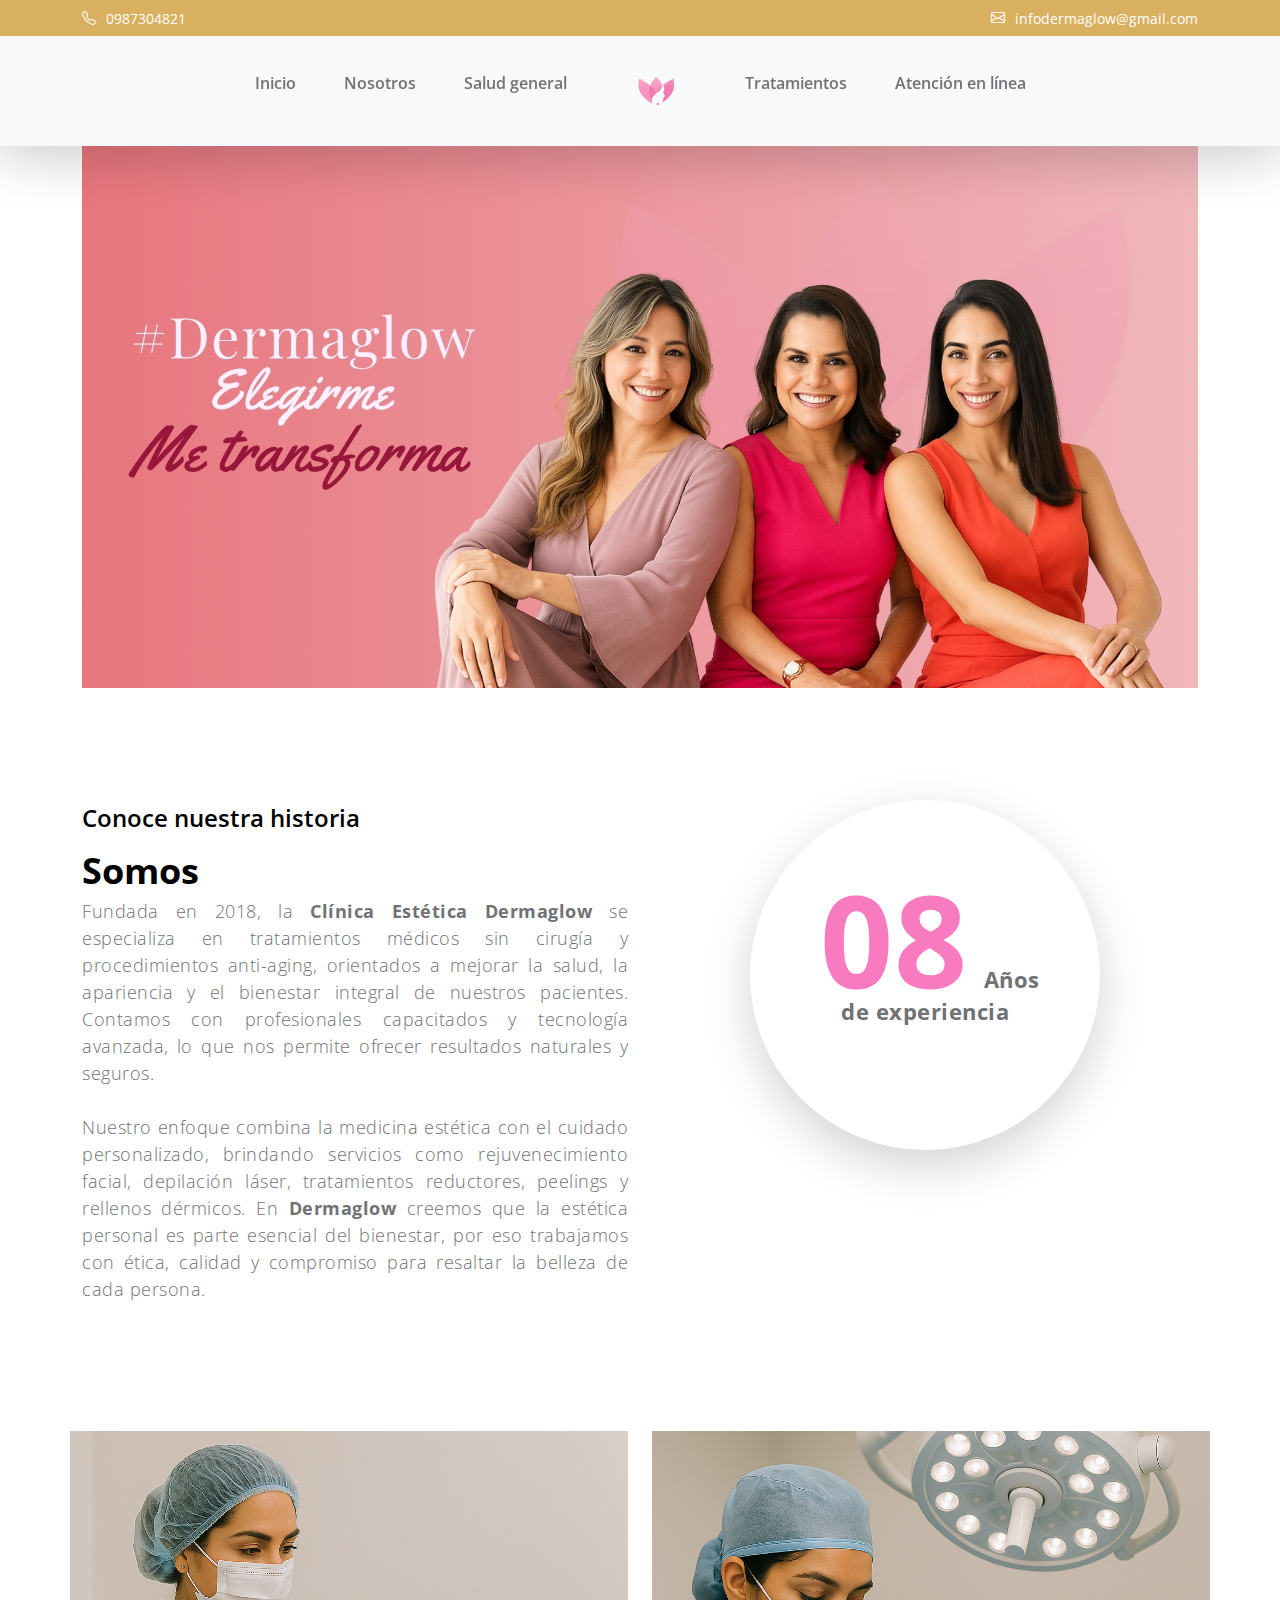
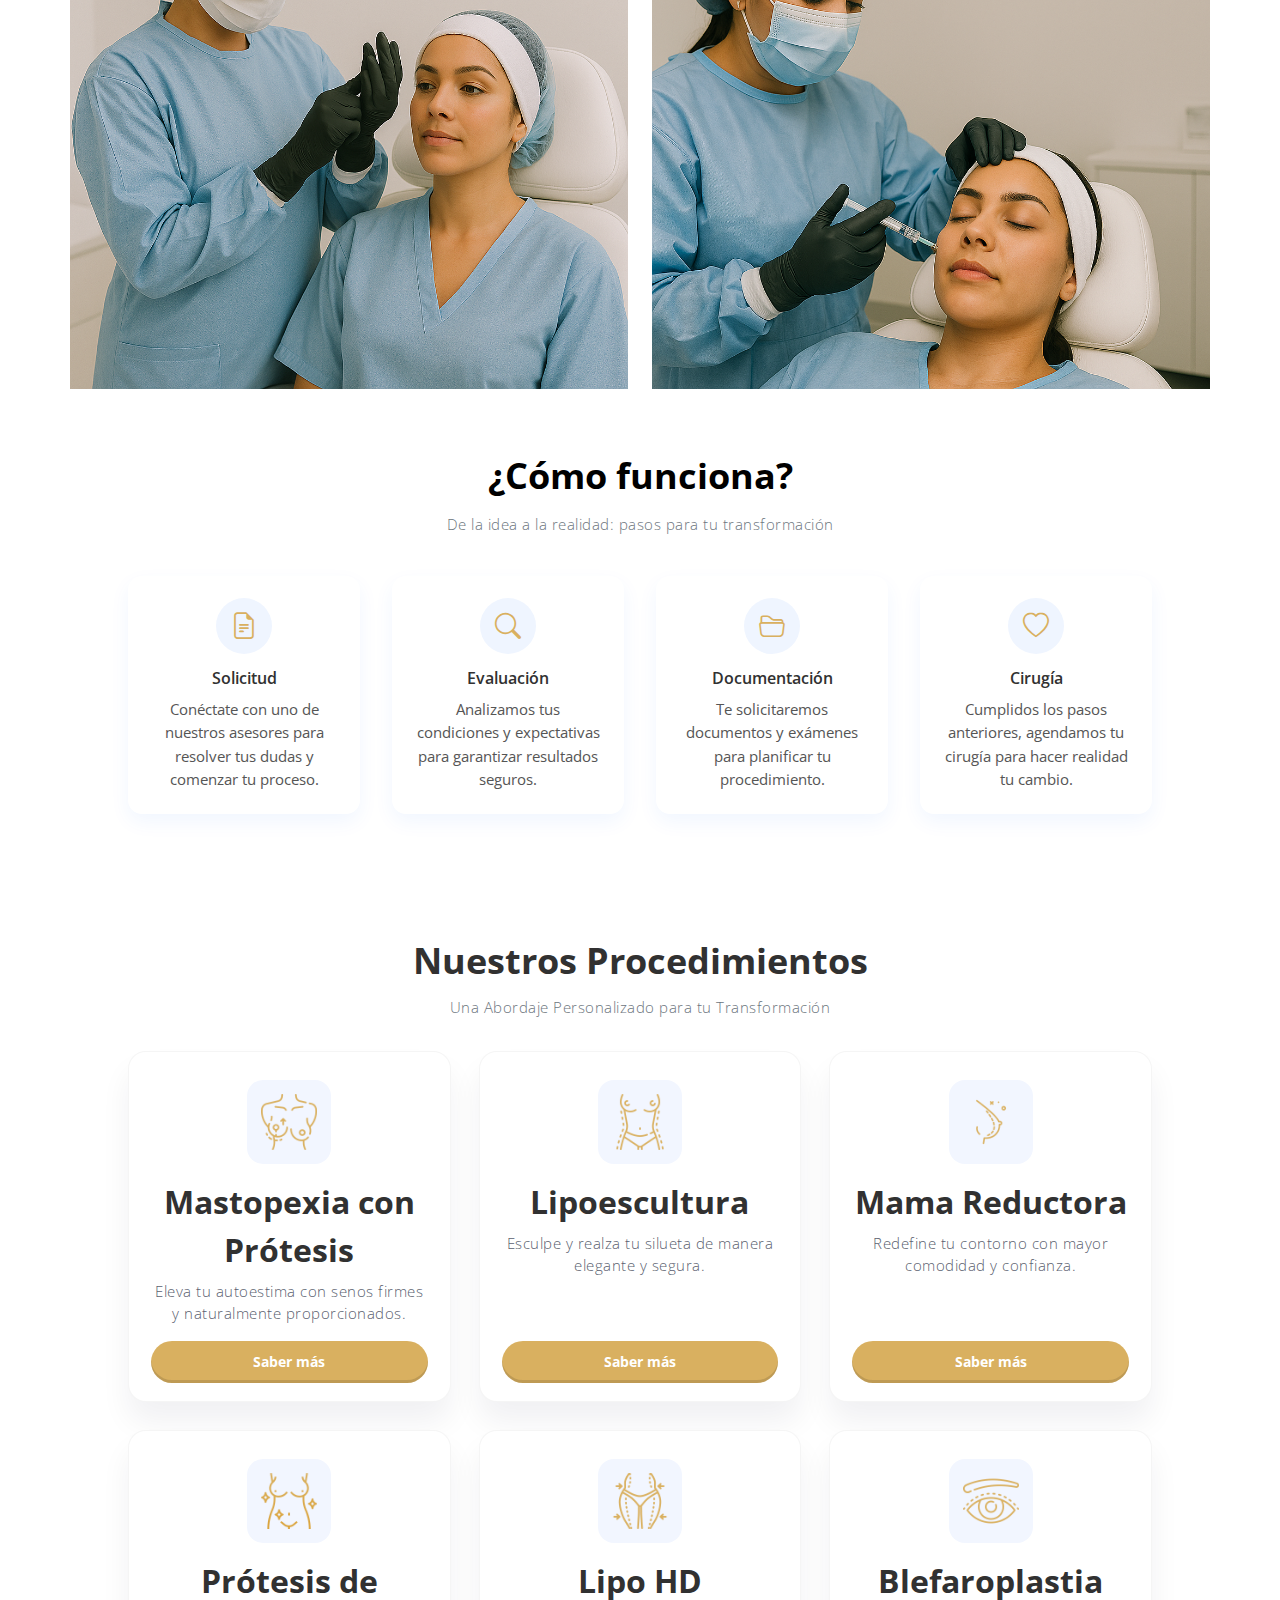
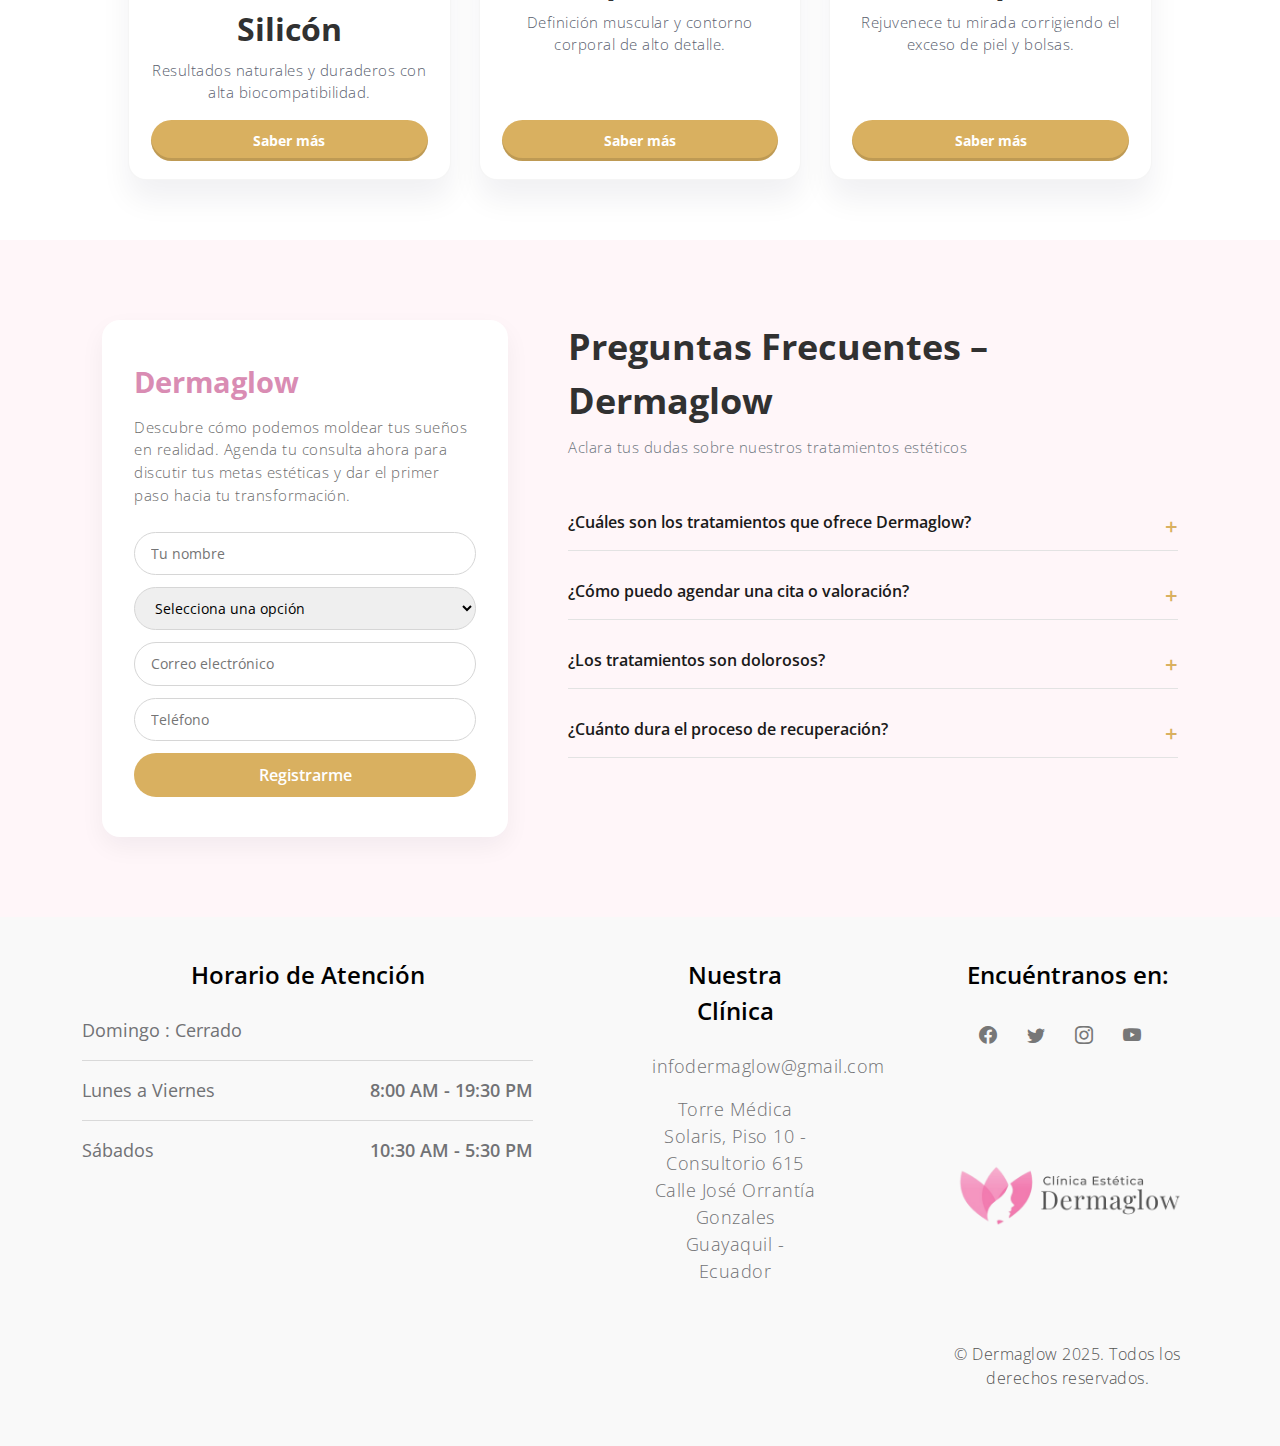
<file: index.html>
<!doctype html>
<html lang="es">
<head>
  <meta charset="utf-8">
  <meta name="viewport" content="width=device-width, initial-scale=1">

  <title>CLÍNICA MEDICINA ESTÉTICA - Dermaglow</title>

  <!-- CSS -->
  <link rel="preconnect" href="https://fonts.googleapis.com">
  <link rel="preconnect" href="https://fonts.gstatic.com" crossorigin>
  <link href="https://fonts.googleapis.com/css2?family=Open+Sans:wght@300;400;600;700&display=swap" rel="stylesheet">
  <link href="css/bootstrap.min.css" rel="stylesheet">
  <link href="css/bootstrap-icons.css" rel="stylesheet">
  <link href="css/Style_dermaglow.css" rel="stylesheet">

  <style>
    :root { --topbar-h: 36px; }

    /* barra arriba */
    .top-bar{
      position: fixed;
      top: 0; left: 0; right: 0;
      z-index: 1040;
      background: #d9b060;
      color:#fff;
      font-size:14px;
      height: var(--topbar-h);
      display: flex;
      align-items: center;
    }
    .top-bar i{ margin-right:6px; }

    /* navbar debajo de la barra */
    .navbar.fixed-top{
      top: var(--topbar-h);
    }

    /* MUY IMPORTANTE: esto debe ir en TODAS las páginas */
    body{
      padding-top: calc(var(--topbar-h) + 72px); /* 72px ≈ alto navbar */
    }
  </style>
</head>
<body id="top">

  <!-- BARRA SUPERIOR -->
  <div class="top-bar">
    <div class="container d-flex justify-content-between align-items-center">
      <div><i class="bi bi-telephone"></i> 0987304821</div>
      <div><i class="bi bi-envelope"></i> infodermaglow@gmail.com</div>
    </div>
  </div>

  <!-- NAVBAR -->
  <nav class="navbar navbar-expand-lg bg-light fixed-top shadow-lg">
    <div class="container">

      <!-- logo en móvil -->
      <a class="navbar-brand mx-auto d-lg-none" href="index.html">
        <img src="images/gallery/Image_logo_two.png" alt="Dermaglow Logo" class="img-fluid" style="max-height: 70px;">
      </a>

      <button class="navbar-toggler" type="button" data-bs-toggle="collapse" data-bs-target="#navbarNav" aria-controls="navbarNav" aria-expanded="false" aria-label="Toggle navigation">
        <span class="navbar-toggler-icon"></span>
      </button>

      <div class="collapse navbar-collapse" id="navbarNav">
        <ul class="navbar-nav mx-auto">

          <!-- página inicio -->
          <li class="nav-item">
            <a class="nav-link" href="index.html">Inicio</a>
          </li>

          <!-- página nosotros -->
          <li class="nav-item">
            <a class="nav-link" href="Nosotros.html">Nosotros</a>
          </li>

          <!-- página salud general -->
          <li class="nav-item">
            <a class="nav-link" href="Salud.html">Salud general</a>
          </li>

          <!-- logo al centro en desktop -->
          <a class="navbar-brand d-none d-lg-block" href="index.html">
            <img src="images/gallery/Image_logo_two.png" alt="Dermaglow Logo" class="img-fluid" style="max-height: 70px;">
          </a>

          <!-- página tratamientos -->
          <li class="nav-item">
            <a class="nav-link" href="Tratamientos.html">Tratamientos</a>
          </li>

          <!-- página contacto -->
          <li class="nav-item">
            <a class="nav-link" href="Contacto.html">Atención en línea</a>
          </li>
        </ul>
      </div>
    </div>
  </nav>

    <main>
            <section class="hero" id="hero">
                <div class="container">
                    <div class="row">

                        <div class="col-12">
                            <div id="myCarousel" class="carousel slide carousel-fade" data-bs-ride="carousel">
                                <div class="carousel-inner">
                                    <div class="carousel-item active">
                                        <img src="images/gallery/Image_2.jpg" class="img-fluid" alt="">
                                    </div>

                                    <div class="carousel-item">
                                        <img src="images/slider/SLIDER_2.png" class="img-fluid" alt="">
                                    </div>

                                    <div class="carousel-item">
                                        <img src="images/slider/SLIDER_1.png" class="img-fluid" alt="">
                                    </div>
                                </div>
                            </div>
                    </div>
                </div>
            </section>

            <section class="section-padding" id="about">
                <div class="container">
                    <div class="row">

                        <div class="col-lg-6 col-md-6 col-12">
                            <h5>Conoce nuestra historia</h2>
                    <h2 class="mt-auto mb-2">
                                    Somos
                                  <div class="animated-info">
                                        <span class="animated-item">#Belleza</span>
                                        <span class="animated-item">#Armonía</span>
                                        <span class="animated-item">#Salud</span>
                                    </div>
                                    <br>
                            <p style="text-align: justify;">
                                Fundada en 2018, la <strong>Clínica Estética Dermaglow</strong> se especializa en tratamientos médicos sin cirugía y procedimientos anti-aging, orientados a mejorar la salud, la apariencia y el bienestar integral de nuestros pacientes. Contamos con profesionales capacitados y tecnología avanzada, lo que nos permite ofrecer resultados naturales y seguros. 
                                <br><br>
                                Nuestro enfoque combina la medicina estética con el cuidado personalizado, brindando servicios como rejuvenecimiento facial, depilación láser, tratamientos reductores, peelings y rellenos dérmicos. En <strong>Dermaglow</strong> creemos que la estética personal es parte esencial del bienestar, por eso trabajamos con ética, calidad y compromiso para resaltar la belleza de cada persona.</p>
                        </div>

                        <div class="col-lg-4 col-md-5 col-12 mx-auto">
                            <div class="featured-circle bg-white shadow-lg d-flex justify-content-center align-items-center">
                                <p class="featured-text"><span class="featured-number">08</span> Años<br> de experiencia</p>
                            </div>
                        </div>

                    </div>
                </div>
            </section>

            <section class="gallery">
                <div class="container">
                    <div class="row">

                        <div class="col-lg-6 col-6 ps-0">
                            <img src="images/gallery/Image_6.png" class="img-fluid galleryImage" alt="get a vaccine" title="get a vaccine for yourself">
                        </div>

                        <div class="col-lg-6 col-6 pe-0">
                            <img src="images/gallery/Image_5.png" class="img-fluid galleryImage" alt="wear a mask" title="wear a mask to protect yourself">
                        </div>

                    </div>
                </div>
            </section>
            <section class="howitworks">
  <h2>¿Cómo funciona?</h2>
  <p class="subtitulo">De la idea a la realidad: pasos para tu transformación</p>

  <div class="grid">
    <div class="card-step">
      <div class="icono"><i class="bi bi-file-earmark-text"></i></div>
      <div class="titulo">Solicitud</div>
      <div class="texto">
        Conéctate con uno de nuestros asesores para resolver tus dudas y comenzar tu proceso.
      </div>
    </div>

    <div class="card-step">
      <div class="icono"><i class="bi bi-search"></i></div>
      <div class="titulo">Evaluación</div>
      <div class="texto">
        Analizamos tus condiciones y expectativas para garantizar resultados seguros.
      </div>
    </div>

    <div class="card-step">
      <div class="icono"><i class="bi bi-folder2-open"></i></div>
      <div class="titulo">Documentación</div>
      <div class="texto">
        Te solicitaremos documentos y exámenes para planificar tu procedimiento.
      </div>
    </div>

    <div class="card-step">
      <div class="icono"><i class="bi bi-heart"></i></div>
      <div class="titulo">Cirugía</div>
      <div class="texto">
        Cumplidos los pasos anteriores, agendamos tu cirugía para hacer realidad tu cambio.
      </div>
    </div>
  </div>
</section>

<section class="procedimientos" id="procedimientos">
  <h2>Nuestros Procedimientos</h2>
  <p class="sub">Una Abordaje Personalizado para tu Transformación</p>

  <div class="proc-grid">
    <!-- Card 1 -->
    <article class="proc-card">
      <div class="proc-icon">
        <!-- usa un PNG/SVG o un icono -->
        <img src="images/gallery/mastopexia.png" alt="Mastopexia">
        <!-- o con Bootstrap Icons: <i class="bi bi-body-text"></i> -->
      </div>
      <h3 class="proc-title">Mastopexia con Prótesis</h3>
      <p class="proc-text">Eleva tu autoestima con senos firmes y naturalmente proporcionados.</p>
      <a href="#contact" class="proc-btn">Saber más</a>
    </article>

    <!-- Card 2 -->
    <article class="proc-card">
      <div class="proc-icon">
        <img src="images/gallery/torso.png" alt="Lipoescultura">
      </div>
      <h3 class="proc-title">Lipoescultura</h3>
      <p class="proc-text">Esculpe y realza tu silueta de manera elegante y segura.</p>
      <a href="#contact" class="proc-btn">Saber más</a>
    </article>

    <!-- Card 3 -->
    <article class="proc-card">
      <div class="proc-icon">
        <img src="images/gallery/pecho.png" alt="Mama Reductora">
      </div>
      <h3 class="proc-title">Mama Reductora</h3>
      <p class="proc-text">Redefine tu contorno con mayor comodidad y confianza.</p>
      <a href="#contact" class="proc-btn">Saber más</a>
    </article>

    <!-- Card 4 -->
    <article class="proc-card">
      <div class="proc-icon">
        <img src="images/gallery/cirugia-plastica.png" alt="Prótesis de Silicón">
      </div>
      <h3 class="proc-title">Prótesis de Silicón</h3>
      <p class="proc-text">Resultados naturales y duraderos con alta biocompatibilidad.</p>
      <a href="#contact" class="proc-btn">Saber más</a>
    </article>

    <!-- Card 5 -->
    <article class="proc-card">
      <div class="proc-icon">
        <img src="images/gallery/delgado.png" alt="Lipo HD">
      </div>
      <h3 class="proc-title">Lipo HD</h3>
      <p class="proc-text">Definición muscular y contorno corporal de alto detalle.</p>
      <a href="#contact" class="proc-btn">Saber más</a>
    </article>

    <!-- Card 6 -->
    <article class="proc-card">
      <div class="proc-icon">
        <img src="images/gallery/ojo.png" alt="Blefaroplastia">
      </div>
      <h3 class="proc-title">Blefaroplastia</h3>
      <p class="proc-text">Rejuvenece tu mirada corrigiendo el exceso de piel y bolsas.</p>
      <a href="#contact" class="proc-btn">Saber más</a>
    </article>
  </div>
</section>
<section class="faq-section" id="faq">
  <div class="container-faq">
    <!-- Columna izquierda -->
    <div class="faq-form">
      <h3 class="faq-title">Dermaglow</h3>
      <p class="faq-text">
        Descubre cómo podemos moldear tus sueños en realidad. Agenda tu consulta ahora para discutir tus metas estéticas y dar el primer paso hacia tu transformación.
      </p>

      <form>
        <input type="text" placeholder="Tu nombre" required>
        <select required>
          <option value="">Selecciona una opción</option>
          <option value="Lipoescultura">Lipoescultura</option>
          <option value="Mastopexia">Mastopexia</option>
          <option value="Rellenos">Rellenos faciales</option>
        </select>
        <input type="email" placeholder="Correo electrónico" required>
        <input type="tel" placeholder="Teléfono">
        <button type="submit">Registrarme</button>
      </form>
    </div>

    <!-- Columna derecha -->
    <div class="faq-content">
      <h2>Preguntas Frecuentes – Dermaglow</h2>
      <p class="faq-sub">Aclara tus dudas sobre nuestros tratamientos estéticos</p>

      <div class="faq-item">
        <button class="faq-question">¿Cuáles son los tratamientos que ofrece Dermaglow?</button>
        <div class="faq-answer">
          <p>Ofrecemos procedimientos como lipoescultura, mastopexia, rellenos dérmicos, botox, depilación láser, rejuvenecimiento facial, entre otros tratamientos estéticos personalizados.</p>
        </div>
      </div>

      <div class="faq-item">
        <button class="faq-question">¿Cómo puedo agendar una cita o valoración?</button>
        <div class="faq-answer">
          <p>Puedes comunicarte con nosotros a través del formulario de contacto, WhatsApp o visitando nuestras instalaciones en Ventanas, Los Ríos.</p>
        </div>
      </div>

      <div class="faq-item">
        <button class="faq-question">¿Los tratamientos son dolorosos?</button>
        <div class="faq-answer">
          <p>La mayoría de los procedimientos son mínimamente invasivos y se realizan con anestesia local o tópica para tu comodidad.</p>
        </div>
      </div>

      <div class="faq-item">
        <button class="faq-question">¿Cuánto dura el proceso de recuperación?</button>
        <div class="faq-answer">
          <p>Depende del tratamiento. Por lo general, la recuperación inicial tarda entre 3 y 7 días, con resultados visibles en pocas semanas.</p>
        </div>
      </div>
    </div>
  </div>
</section>
        </main>

        <footer class="site-footer section-padding" id="contact">
    <div class="container">
        <div class="row">

            <!-- Horario de atención -->
            <div class="col-lg-5 me-auto col-12">
                <h5 class="mb-lg-4 mb-3">Horario de Atención</h5>
                <ul class="list-group list-group-flush">
                    <li class="list-group-item d-flex">
                        Domingo : Cerrado
                    </li>
                    <li class="list-group-item d-flex justify-content-between">
                        Lunes a Viernes <span>8:00 AM - 19:30 PM</span>
                    </li>
                    <li class="list-group-item d-flex justify-content-between">
                        Sábados <span>10:30 AM - 5:30 PM</span>
                    </li>
                </ul>
            </div>

            <!-- Información de la clínica -->
            <div class="col-lg-2 col-md-6 col-12 my-4 my-lg-0">
                <h5 class="mb-lg-4 mb-3">Nuestra Clínica</h5>
                <p>
                    <a href="mailto:infodermaglow@gmail.com">infodermaglow@gmail.com</a>
                </p>
                <p>
                    Torre Médica Solaris, Piso 10 - Consultorio 615<br>
                    Calle José Orrantía Gonzales<br>
                    Guayaquil - Ecuador
                </p>
            </div>

            <!-- Redes sociales y logo -->
            <div class="col-lg-3 col-md-6 col-12 ms-auto text-center">
                <h5 class="mb-lg-4 mb-2">Encuéntranos en:</h5>
                <ul class="social-icon">
                    <li><a href="#" class="social-icon-link bi-facebook"></a></li>
                    <li><a href="#" class="social-icon-link bi-twitter"></a></li>
                    <li><a href="#" class="social-icon-link bi-instagram"></a></li>
                    <li><a href="#" class="social-icon-link bi-youtube"></a></li>
                </ul>

                <div class="footer-bottom">
                    <img src="images/gallery/Image_logo_one.png" alt="Logo Dermaglow" class="footer-logo">
                    <p class="copyright-text">
                        © Dermaglow 2025. Todos los derechos reservados.
                    </p>
                </div>
            </div>

        </div>
    </div>
</footer>

        <!-- JAVASCRIPT FILES -->
        <script src="js/jquery.min.js"></script>
        <script src="js/bootstrap.bundle.min.js"></script>
        <script src="js/owl.carousel.min.js"></script>
        <script src="js/scrollspy.min.js"></script>
        <script src="js/custom.js"></script>
<!--

TemplateMo 566 Medic Care

https://templatemo.com/tm-566-medic-care

-->
    </body>
</html>
</file>
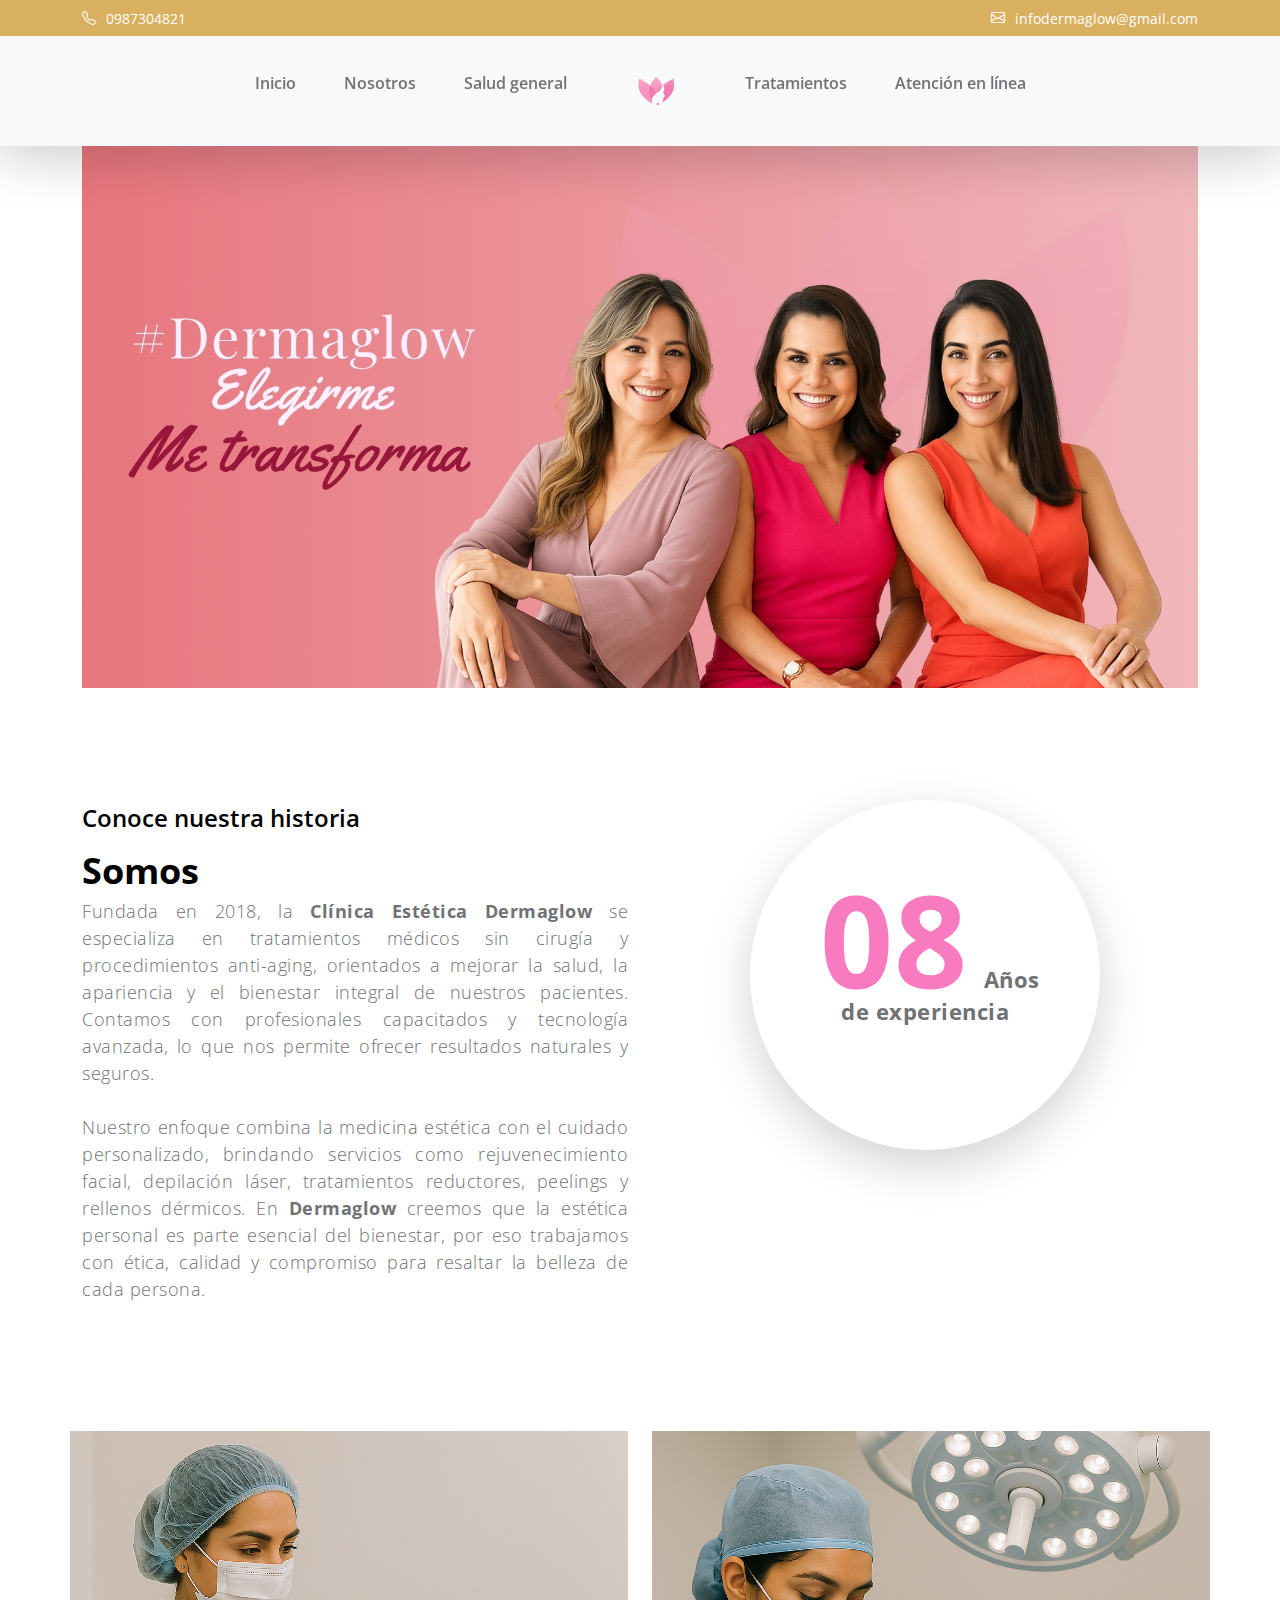
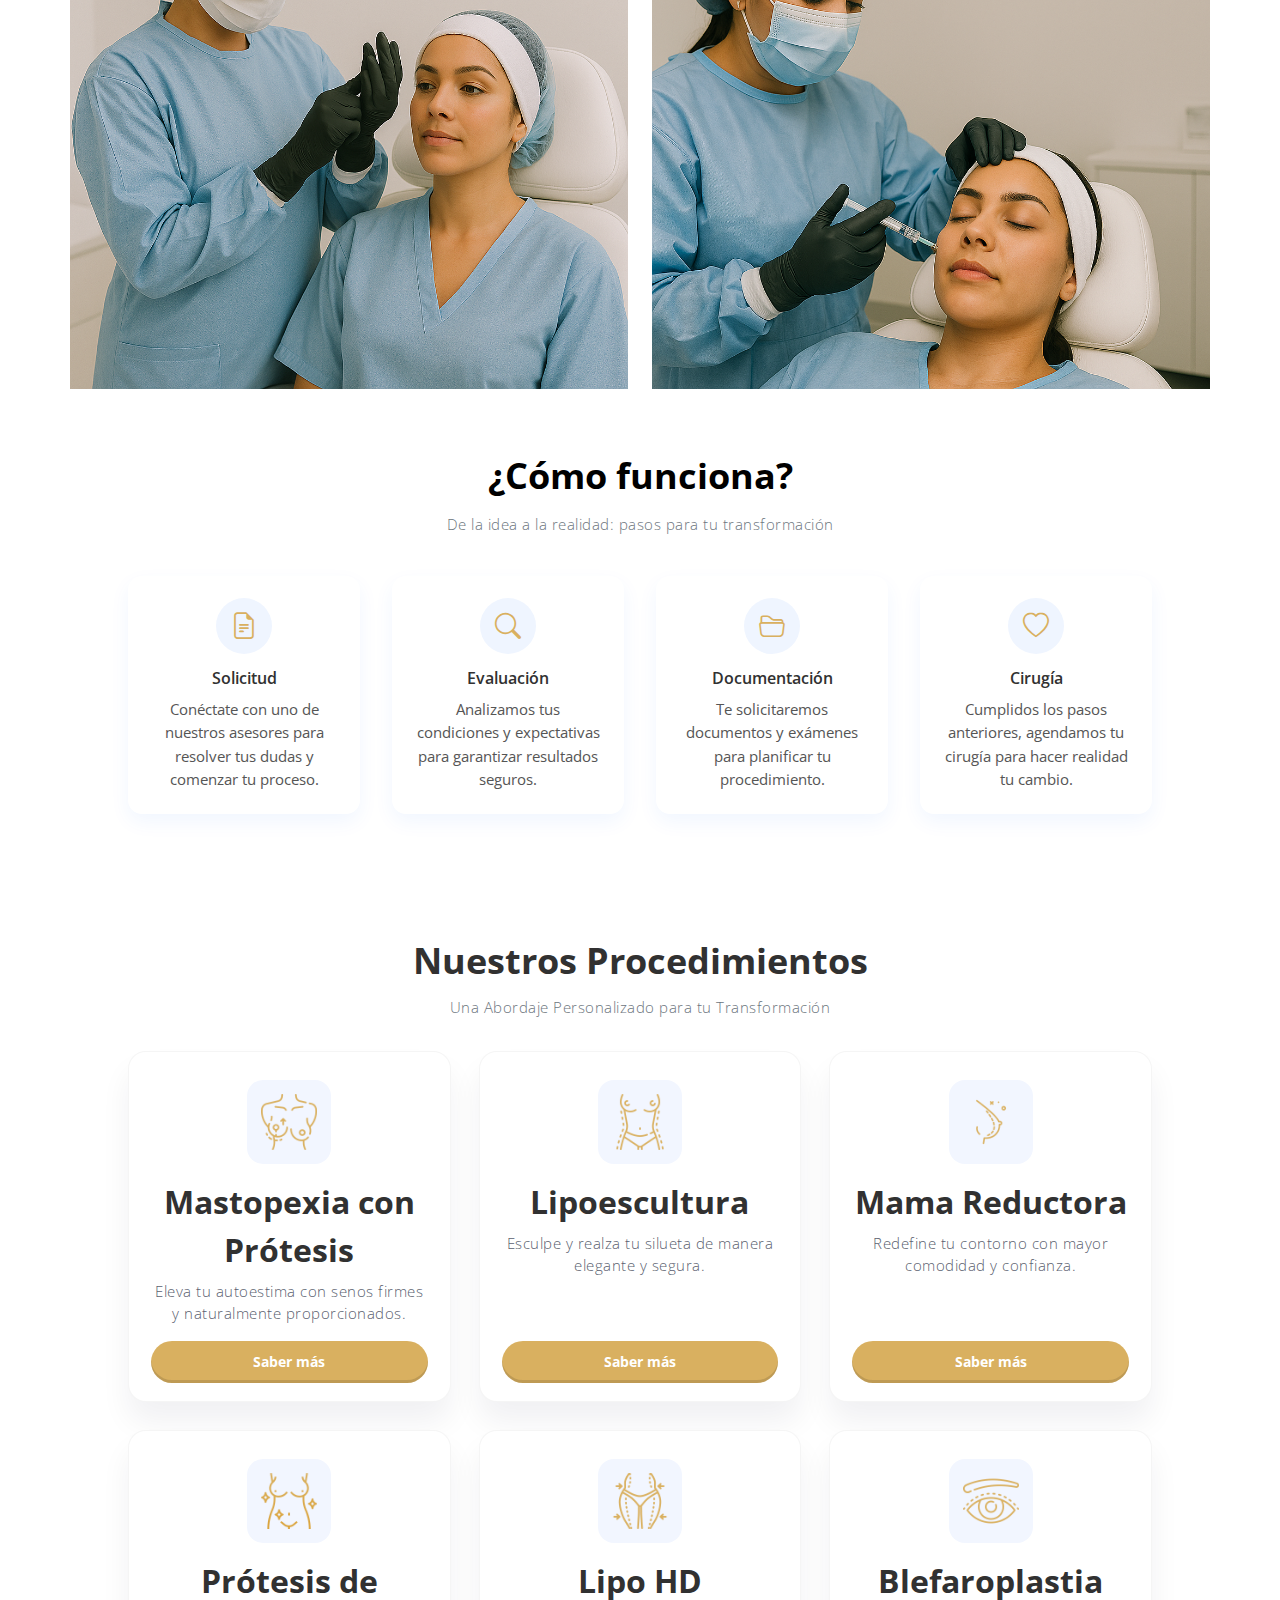
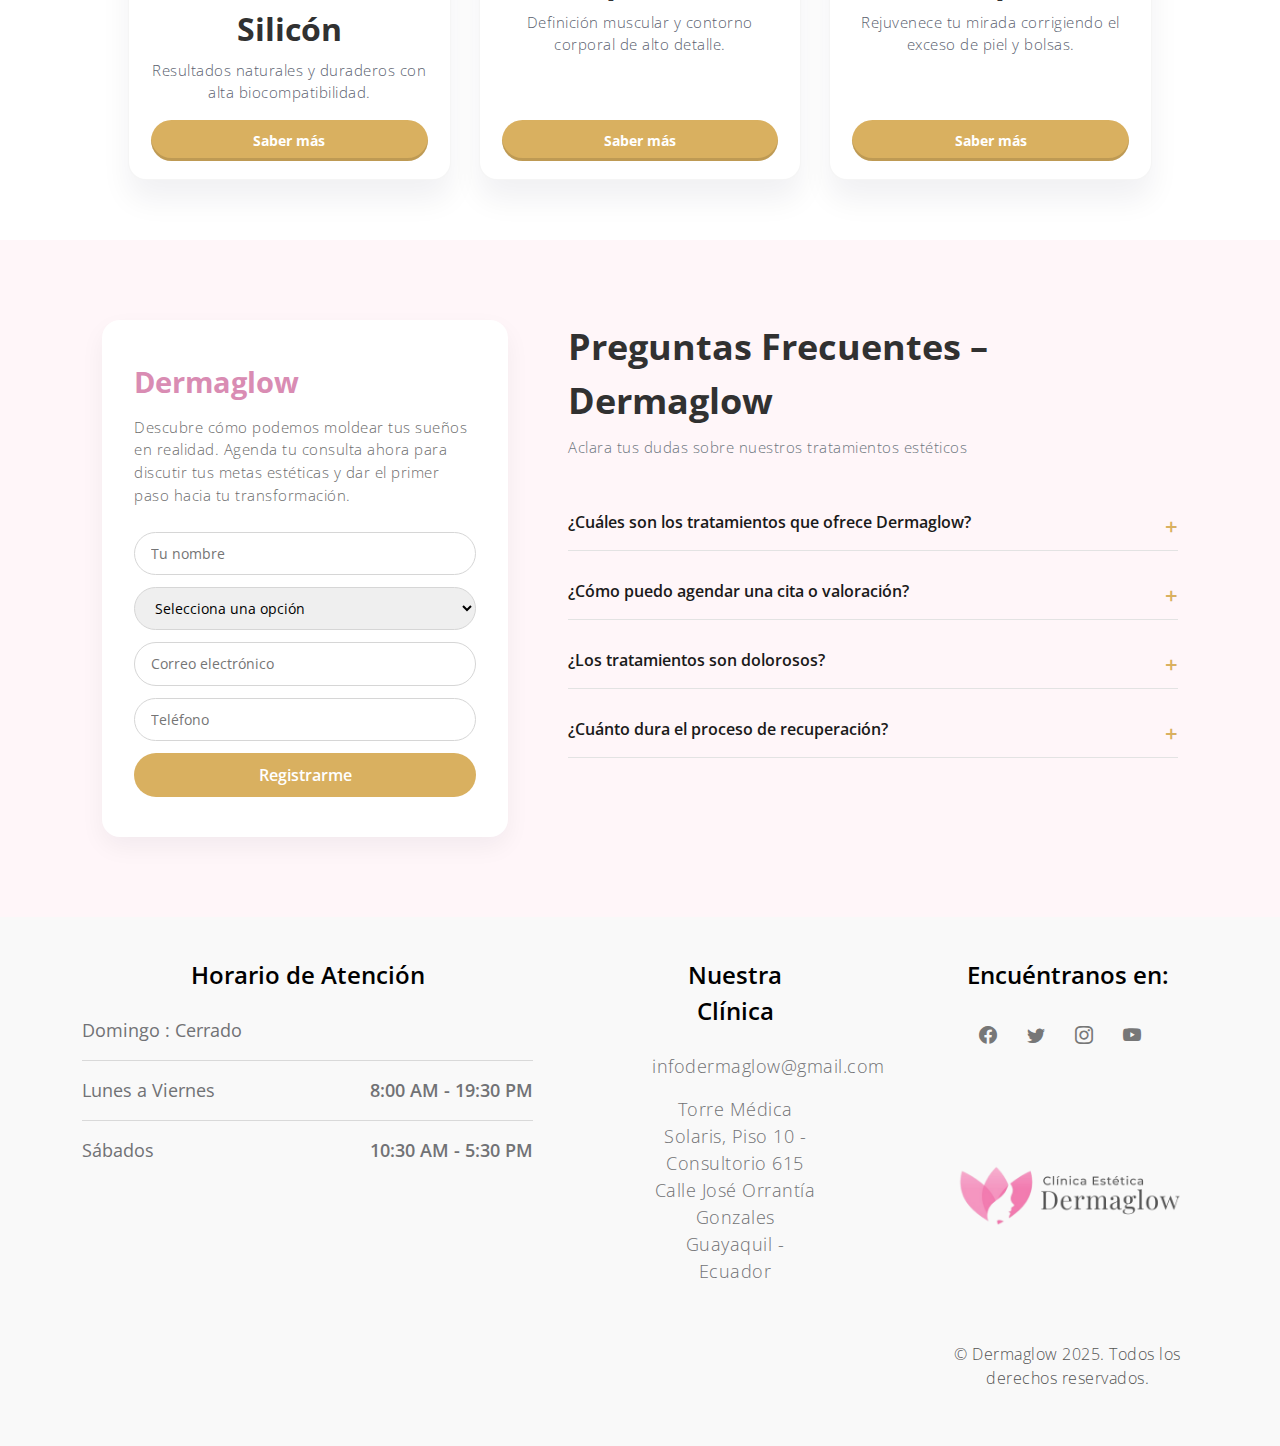
<file: Dermaglow/Index.html>
<!doctype html>
<html lang="es">
<head>
  <meta charset="utf-8">
  <meta name="viewport" content="width=device-width, initial-scale=1">

  <title>Clínica Estética - Dermaglow</title>

  <!-- CSS -->
  <link rel="preconnect" href="https://fonts.googleapis.com">
  <link rel="preconnect" href="https://fonts.gstatic.com" crossorigin>
  <link href="https://fonts.googleapis.com/css2?family=Open+Sans:wght@300;400;600;700&display=swap" rel="stylesheet">
  <link href="css/bootstrap.min.css" rel="stylesheet">
  <link href="css/bootstrap-icons.css" rel="stylesheet">
  <link href="css/Style_dermaglow.css" rel="stylesheet">

  <style>
    :root { --topbar-h: 36px; }

    /* barra arriba */
    .top-bar{
      position: fixed;
      top: 0; left: 0; right: 0;
      z-index: 1040;
      background: #d9b060;
      color:#fff;
      font-size:14px;
      height: var(--topbar-h);
      display: flex;
      align-items: center;
    }
    .top-bar i{ margin-right:6px; }

    /* navbar debajo de la barra */
    .navbar.fixed-top{
      top: var(--topbar-h);
    }

    /* MUY IMPORTANTE: esto debe ir en TODAS las páginas */
    body{
      padding-top: calc(var(--topbar-h) + 72px); /* 72px ≈ alto navbar */
    }
  </style>
</head>
<body id="top">

  <!-- BARRA SUPERIOR -->
  <div class="top-bar">
    <div class="container d-flex justify-content-between align-items-center">
      <div><i class="bi bi-telephone"></i> 0987304821</div>
      <div><i class="bi bi-envelope"></i> infodermaglow@gmail.com</div>
    </div>
  </div>

  <!-- NAVBAR -->
  <nav class="navbar navbar-expand-lg bg-light fixed-top shadow-lg">
    <div class="container">

      <!-- logo en móvil -->
      <a class="navbar-brand mx-auto d-lg-none" href="Index.html">
        <img src="images/gallery/Image_logo_two.png" alt="Dermaglow Logo" class="img-fluid" style="max-height: 70px;">
      </a>

      <button class="navbar-toggler" type="button" data-bs-toggle="collapse" data-bs-target="#navbarNav" aria-controls="navbarNav" aria-expanded="false" aria-label="Toggle navigation">
        <span class="navbar-toggler-icon"></span>
      </button>

      <div class="collapse navbar-collapse" id="navbarNav">
        <ul class="navbar-nav mx-auto">

          <!-- página inicio -->
          <li class="nav-item">
            <a class="nav-link" href="Index.html">Inicio</a>
          </li>

          <!-- página nosotros -->
          <li class="nav-item">
            <a class="nav-link" href="Nosotros.html">Nosotros</a>
          </li>

          <!-- página salud general -->
          <li class="nav-item">
            <a class="nav-link" href="Salud.html">Salud general</a>
          </li>

          <!-- logo al centro en desktop -->
          <a class="navbar-brand d-none d-lg-block" href="Index.html">
            <img src="images/gallery/Image_logo_two.png" alt="Dermaglow Logo" class="img-fluid" style="max-height: 70px;">
          </a>

          <!-- página tratamientos -->
          <li class="nav-item">
            <a class="nav-link" href="Tratamientos.html">Tratamientos</a>
          </li>

          <!-- página contacto -->
          <li class="nav-item">
            <a class="nav-link" href="Contacto.html">Atención en línea</a>
          </li>
        </ul>
      </div>
    </div>
  </nav>

    <main>
            <section class="hero" id="hero">
                <div class="container">
                    <div class="row">

                        <div class="col-12">
                            <div id="myCarousel" class="carousel slide carousel-fade" data-bs-ride="carousel">
                                <div class="carousel-inner">
                                    <div class="carousel-item active">
                                        <img src="images/gallery/Image_2.jpg" class="img-fluid" alt="">
                                    </div>

                                    <div class="carousel-item">
                                        <img src="images/slider/SLIDER_2.png" class="img-fluid" alt="">
                                    </div>

                                    <div class="carousel-item">
                                        <img src="images/slider/SLIDER_1.png" class="img-fluid" alt="">
                                    </div>
                                </div>
                            </div>
                    </div>
                </div>
            </section>

            <section class="section-padding" id="about">
                <div class="container">
                    <div class="row">

                        <div class="col-lg-6 col-md-6 col-12">
                            <h5>Conoce nuestra historia</h2>
                    <h2 class="mt-auto mb-2">
                                    Somos
                                  <div class="animated-info">
                                        <span class="animated-item">#Belleza</span>
                                        <span class="animated-item">#Armonía</span>
                                        <span class="animated-item">#Salud</span>
                                    </div>
                                    <br>
                            <p style="text-align: justify;">
                                Fundada en 2018, la <strong>Clínica Estética Dermaglow</strong> se especializa en tratamientos médicos sin cirugía y procedimientos anti-aging, orientados a mejorar la salud, la apariencia y el bienestar integral de nuestros pacientes. Contamos con profesionales capacitados y tecnología avanzada, lo que nos permite ofrecer resultados naturales y seguros. 
                                <br><br>
                                Nuestro enfoque combina la medicina estética con el cuidado personalizado, brindando servicios como rejuvenecimiento facial, depilación láser, tratamientos reductores, peelings y rellenos dérmicos. En <strong>Dermaglow</strong> creemos que la estética personal es parte esencial del bienestar, por eso trabajamos con ética, calidad y compromiso para resaltar la belleza de cada persona.</p>
                        </div>

                        <div class="col-lg-4 col-md-5 col-12 mx-auto">
                            <div class="featured-circle bg-white shadow-lg d-flex justify-content-center align-items-center">
                                <p class="featured-text"><span class="featured-number">08</span> Años<br> de experiencia</p>
                            </div>
                        </div>

                    </div>
                </div>
            </section>

            <section class="gallery">
                <div class="container">
                    <div class="row">

                        <div class="col-lg-6 col-6 ps-0">
                            <img src="images/gallery/Image_6.png" class="img-fluid galleryImage" alt="get a vaccine" title="get a vaccine for yourself">
                        </div>

                        <div class="col-lg-6 col-6 pe-0">
                            <img src="images/gallery/Image_5.png" class="img-fluid galleryImage" alt="wear a mask" title="wear a mask to protect yourself">
                        </div>

                    </div>
                </div>
            </section>
            <section class="howitworks">
  <h2>¿Cómo funciona?</h2>
  <p class="subtitulo">De la idea a la realidad: pasos para tu transformación</p>

  <div class="grid">
    <div class="card-step">
      <div class="icono"><i class="bi bi-file-earmark-text"></i></div>
      <div class="titulo">Solicitud</div>
      <div class="texto">
        Conéctate con uno de nuestros asesores para resolver tus dudas y comenzar tu proceso.
      </div>
    </div>

    <div class="card-step">
      <div class="icono"><i class="bi bi-search"></i></div>
      <div class="titulo">Evaluación</div>
      <div class="texto">
        Analizamos tus condiciones y expectativas para garantizar resultados seguros.
      </div>
    </div>

    <div class="card-step">
      <div class="icono"><i class="bi bi-folder2-open"></i></div>
      <div class="titulo">Documentación</div>
      <div class="texto">
        Te solicitaremos documentos y exámenes para planificar tu procedimiento.
      </div>
    </div>

    <div class="card-step">
      <div class="icono"><i class="bi bi-heart"></i></div>
      <div class="titulo">Cirugía</div>
      <div class="texto">
        Cumplidos los pasos anteriores, agendamos tu cirugía para hacer realidad tu cambio.
      </div>
    </div>
  </div>
</section>

<section class="procedimientos" id="procedimientos">
  <h2>Nuestros Procedimientos</h2>
  <p class="sub">Una Abordaje Personalizado para tu Transformación</p>

  <div class="proc-grid">
    <!-- Card 1 -->
    <article class="proc-card">
      <div class="proc-icon">
        <!-- usa un PNG/SVG o un icono -->
        <img src="images/gallery/mastopexia.png" alt="Mastopexia">
        <!-- o con Bootstrap Icons: <i class="bi bi-body-text"></i> -->
      </div>
      <h3 class="proc-title">Mastopexia con Prótesis</h3>
      <p class="proc-text">Eleva tu autoestima con senos firmes y naturalmente proporcionados.</p>
      <a href="#contact" class="proc-btn">Saber más</a>
    </article>

    <!-- Card 2 -->
    <article class="proc-card">
      <div class="proc-icon">
        <img src="images/gallery/torso.png" alt="Lipoescultura">
      </div>
      <h3 class="proc-title">Lipoescultura</h3>
      <p class="proc-text">Esculpe y realza tu silueta de manera elegante y segura.</p>
      <a href="#contact" class="proc-btn">Saber más</a>
    </article>

    <!-- Card 3 -->
    <article class="proc-card">
      <div class="proc-icon">
        <img src="images/gallery/pecho.png" alt="Mama Reductora">
      </div>
      <h3 class="proc-title">Mama Reductora</h3>
      <p class="proc-text">Redefine tu contorno con mayor comodidad y confianza.</p>
      <a href="#contact" class="proc-btn">Saber más</a>
    </article>

    <!-- Card 4 -->
    <article class="proc-card">
      <div class="proc-icon">
        <img src="images/gallery/cirugia-plastica.png" alt="Prótesis de Silicón">
      </div>
      <h3 class="proc-title">Prótesis de Silicón</h3>
      <p class="proc-text">Resultados naturales y duraderos con alta biocompatibilidad.</p>
      <a href="#contact" class="proc-btn">Saber más</a>
    </article>

    <!-- Card 5 -->
    <article class="proc-card">
      <div class="proc-icon">
        <img src="images/gallery/delgado.png" alt="Lipo HD">
      </div>
      <h3 class="proc-title">Lipo HD</h3>
      <p class="proc-text">Definición muscular y contorno corporal de alto detalle.</p>
      <a href="#contact" class="proc-btn">Saber más</a>
    </article>

    <!-- Card 6 -->
    <article class="proc-card">
      <div class="proc-icon">
        <img src="images/gallery/ojo.png" alt="Blefaroplastia">
      </div>
      <h3 class="proc-title">Blefaroplastia</h3>
      <p class="proc-text">Rejuvenece tu mirada corrigiendo el exceso de piel y bolsas.</p>
      <a href="#contact" class="proc-btn">Saber más</a>
    </article>
  </div>
</section>
<section class="faq-section" id="faq">
  <div class="container-faq">
    <!-- Columna izquierda -->
    <div class="faq-form">
      <h3 class="faq-title">Dermaglow</h3>
      <p class="faq-text">
        Descubre cómo podemos moldear tus sueños en realidad. Agenda tu consulta ahora para discutir tus metas estéticas y dar el primer paso hacia tu transformación.
      </p>

      <form>
        <input type="text" placeholder="Tu nombre" required>
        <select required>
          <option value="">Selecciona una opción</option>
          <option value="Lipoescultura">Lipoescultura</option>
          <option value="Mastopexia">Mastopexia</option>
          <option value="Rellenos">Rellenos faciales</option>
        </select>
        <input type="email" placeholder="Correo electrónico" required>
        <input type="tel" placeholder="Teléfono">
        <button type="submit">Registrarme</button>
      </form>
    </div>

    <!-- Columna derecha -->
    <div class="faq-content">
      <h2>Preguntas Frecuentes – Dermaglow</h2>
      <p class="faq-sub">Aclara tus dudas sobre nuestros tratamientos estéticos</p>

      <div class="faq-item">
        <button class="faq-question">¿Cuáles son los tratamientos que ofrece Dermaglow?</button>
        <div class="faq-answer">
          <p>Ofrecemos procedimientos como lipoescultura, mastopexia, rellenos dérmicos, botox, depilación láser, rejuvenecimiento facial, entre otros tratamientos estéticos personalizados.</p>
        </div>
      </div>

      <div class="faq-item">
        <button class="faq-question">¿Cómo puedo agendar una cita o valoración?</button>
        <div class="faq-answer">
          <p>Puedes comunicarte con nosotros a través del formulario de contacto, WhatsApp o visitando nuestras instalaciones en Ventanas, Los Ríos.</p>
        </div>
      </div>

      <div class="faq-item">
        <button class="faq-question">¿Los tratamientos son dolorosos?</button>
        <div class="faq-answer">
          <p>La mayoría de los procedimientos son mínimamente invasivos y se realizan con anestesia local o tópica para tu comodidad.</p>
        </div>
      </div>

      <div class="faq-item">
        <button class="faq-question">¿Cuánto dura el proceso de recuperación?</button>
        <div class="faq-answer">
          <p>Depende del tratamiento. Por lo general, la recuperación inicial tarda entre 3 y 7 días, con resultados visibles en pocas semanas.</p>
        </div>
      </div>
    </div>
  </div>
</section>
        </main>

        <footer class="site-footer section-padding" id="contact">
    <div class="container">
        <div class="row">

            <!-- Horario de atención -->
            <div class="col-lg-5 me-auto col-12">
                <h5 class="mb-lg-4 mb-3">Horario de Atención</h5>
                <ul class="list-group list-group-flush">
                    <li class="list-group-item d-flex">
                        Domingo : Cerrado
                    </li>
                    <li class="list-group-item d-flex justify-content-between">
                        Lunes a Viernes <span>8:00 AM - 19:30 PM</span>
                    </li>
                    <li class="list-group-item d-flex justify-content-between">
                        Sábados <span>10:30 AM - 5:30 PM</span>
                    </li>
                </ul>
            </div>

            <!-- Información de la clínica -->
            <div class="col-lg-2 col-md-6 col-12 my-4 my-lg-0">
                <h5 class="mb-lg-4 mb-3">Nuestra Clínica</h5>
                <p>
                    <a href="mailto:infodermaglow@gmail.com">infodermaglow@gmail.com</a>
                </p>
                <p>
                    Torre Médica Solaris, Piso 10 - Consultorio 615<br>
                    Calle José Orrantía Gonzales<br>
                    Guayaquil - Ecuador
                </p>
            </div>

            <!-- Redes sociales y logo -->
            <div class="col-lg-3 col-md-6 col-12 ms-auto text-center">
                <h5 class="mb-lg-4 mb-2">Encuéntranos en:</h5>
                <ul class="social-icon">
                    <li><a href="#" class="social-icon-link bi-facebook"></a></li>
                    <li><a href="#" class="social-icon-link bi-twitter"></a></li>
                    <li><a href="#" class="social-icon-link bi-instagram"></a></li>
                    <li><a href="#" class="social-icon-link bi-youtube"></a></li>
                </ul>

                <div class="footer-bottom">
                    <img src="images/gallery/Image_logo_one.png" alt="Logo Dermaglow" class="footer-logo">
                    <p class="copyright-text">
                        © Dermaglow 2025. Todos los derechos reservados.
                    </p>
                </div>
            </div>

        </div>
    </div>
</footer>

        <!-- JAVASCRIPT FILES -->
        <script src="js/jquery.min.js"></script>
        <script src="js/bootstrap.bundle.min.js"></script>
        <script src="js/owl.carousel.min.js"></script>
        <script src="js/scrollspy.min.js"></script>
        <script src="js/custom.js"></script>
<!--

TemplateMo 566 Medic Care

https://templatemo.com/tm-566-medic-care

-->
    </body>
</html>
</file>
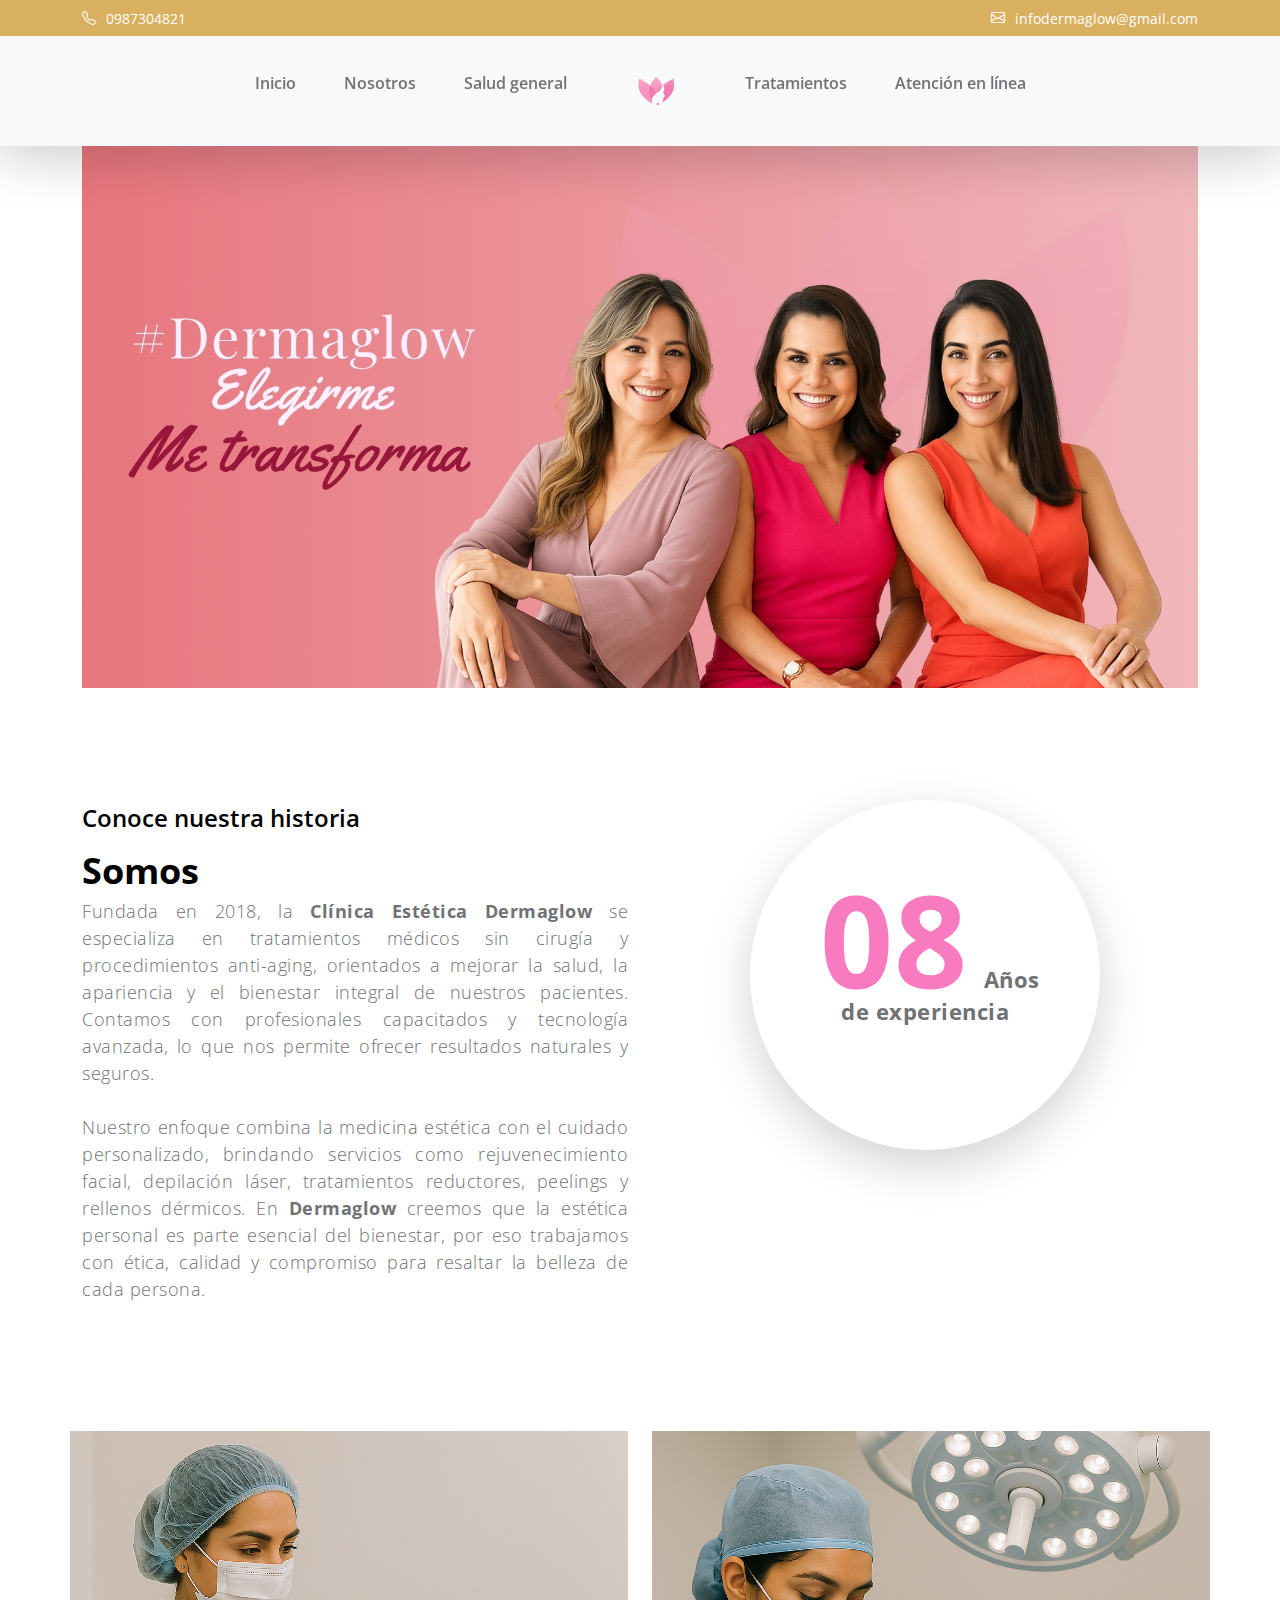
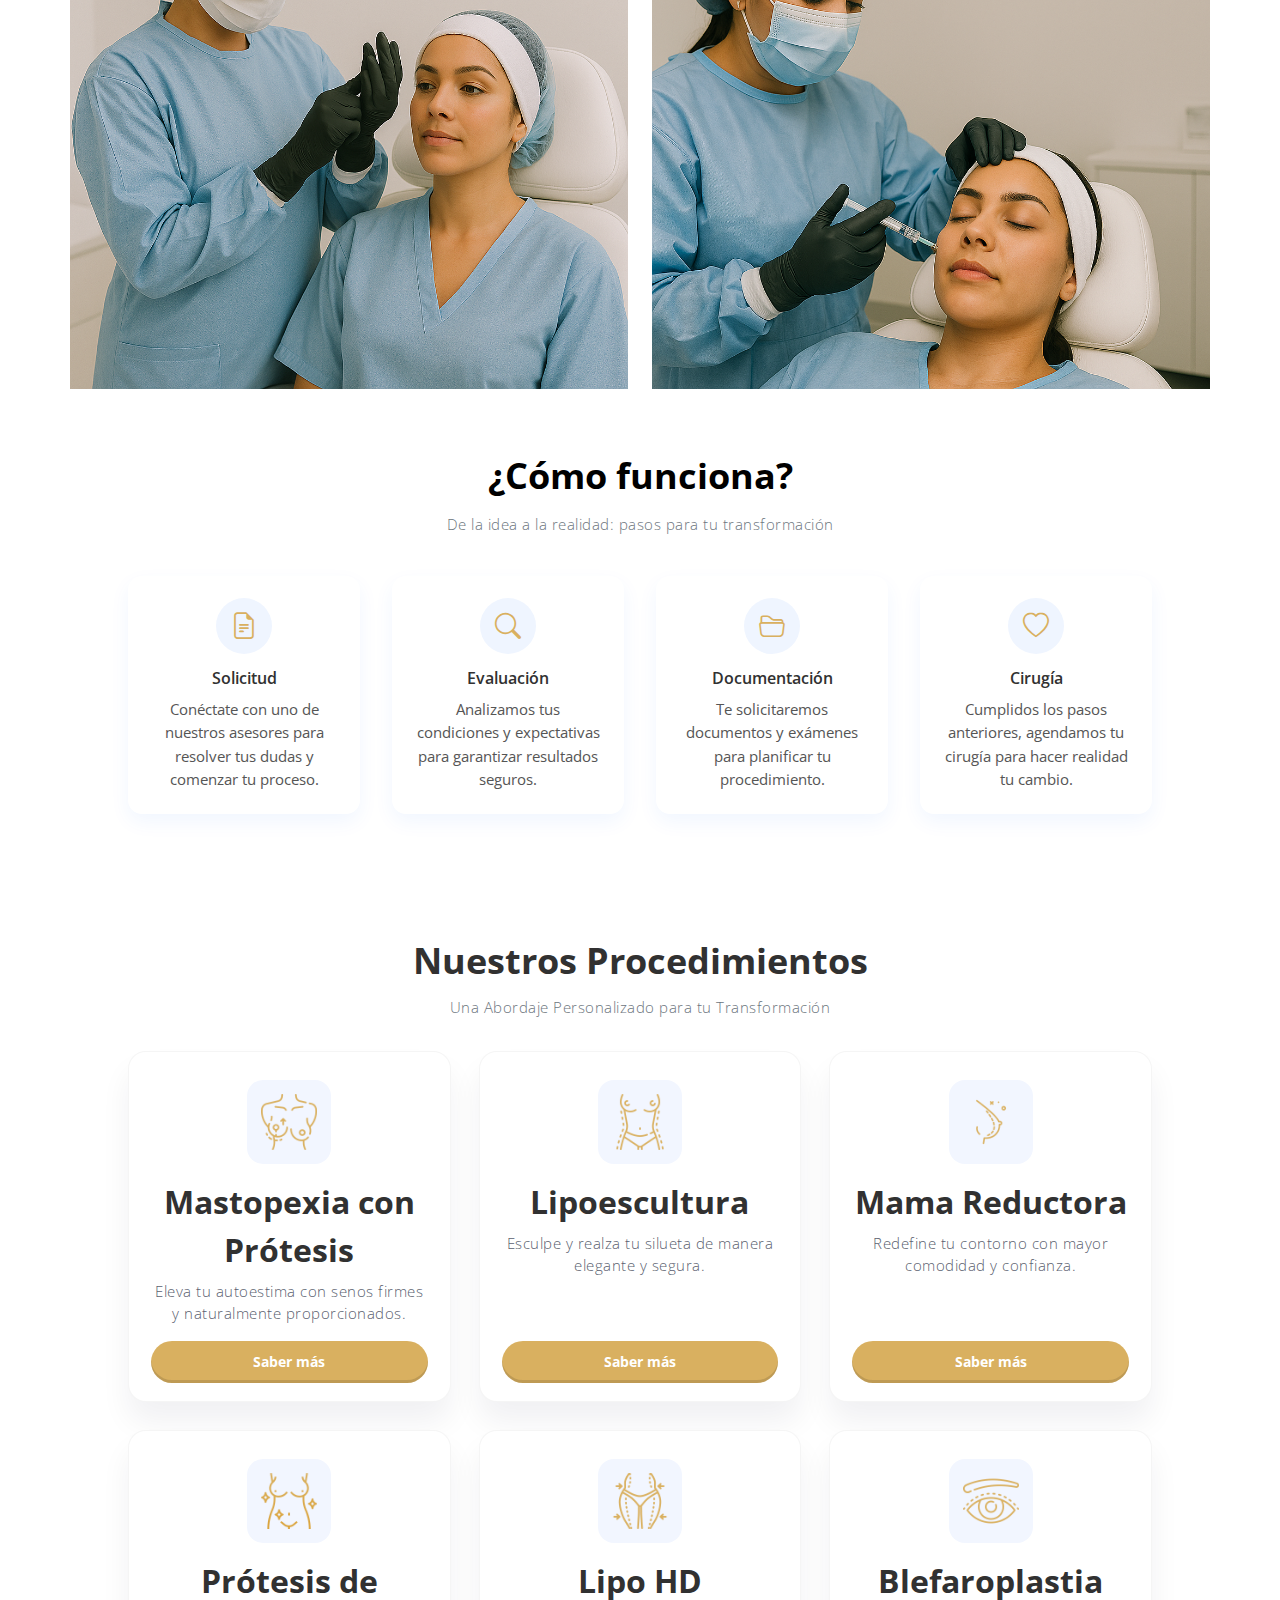
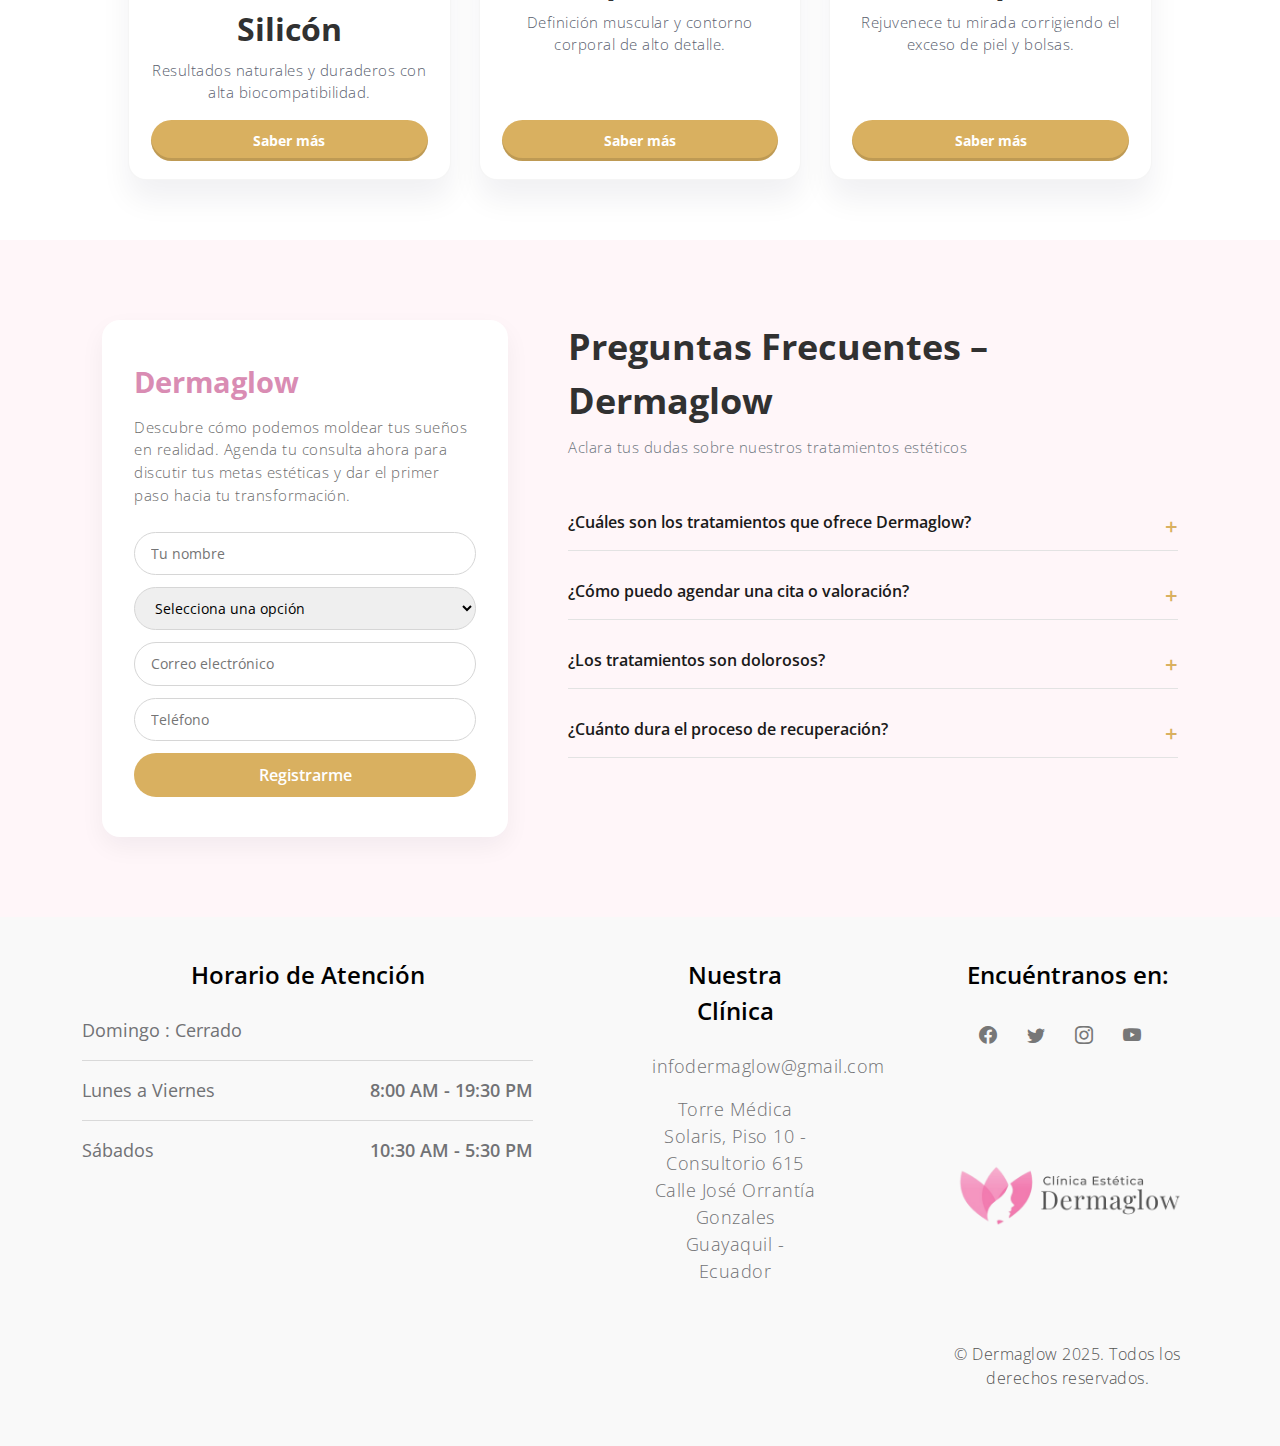
<file: Dermaglow/index.html>
<!doctype html>
<html lang="es">
<head>
  <meta charset="utf-8">
  <meta name="viewport" content="width=device-width, initial-scale=1">

  <title>Clínica Estética - Dermaglow</title>

  <!-- CSS -->
  <link rel="preconnect" href="https://fonts.googleapis.com">
  <link rel="preconnect" href="https://fonts.gstatic.com" crossorigin>
  <link href="https://fonts.googleapis.com/css2?family=Open+Sans:wght@300;400;600;700&display=swap" rel="stylesheet">
  <link href="css/bootstrap.min.css" rel="stylesheet">
  <link href="css/bootstrap-icons.css" rel="stylesheet">
  <link href="css/Style_dermaglow.css" rel="stylesheet">

  <style>
    :root { --topbar-h: 36px; }

    /* barra arriba */
    .top-bar{
      position: fixed;
      top: 0; left: 0; right: 0;
      z-index: 1040;
      background: #d9b060;
      color:#fff;
      font-size:14px;
      height: var(--topbar-h);
      display: flex;
      align-items: center;
    }
    .top-bar i{ margin-right:6px; }

    /* navbar debajo de la barra */
    .navbar.fixed-top{
      top: var(--topbar-h);
    }

    /* MUY IMPORTANTE: esto debe ir en TODAS las páginas */
    body{
      padding-top: calc(var(--topbar-h) + 72px); /* 72px ≈ alto navbar */
    }
  </style>
</head>
<body id="top">

  <!-- BARRA SUPERIOR -->
  <div class="top-bar">
    <div class="container d-flex justify-content-between align-items-center">
      <div><i class="bi bi-telephone"></i> 0987304821</div>
      <div><i class="bi bi-envelope"></i> infodermaglow@gmail.com</div>
    </div>
  </div>

  <!-- NAVBAR -->
  <nav class="navbar navbar-expand-lg bg-light fixed-top shadow-lg">
    <div class="container">

      <!-- logo en móvil -->
      <a class="navbar-brand mx-auto d-lg-none" href="index.html">
        <img src="images/gallery/Image_logo_two.png" alt="Dermaglow Logo" class="img-fluid" style="max-height: 70px;">
      </a>

      <button class="navbar-toggler" type="button" data-bs-toggle="collapse" data-bs-target="#navbarNav" aria-controls="navbarNav" aria-expanded="false" aria-label="Toggle navigation">
        <span class="navbar-toggler-icon"></span>
      </button>

      <div class="collapse navbar-collapse" id="navbarNav">
        <ul class="navbar-nav mx-auto">

          <!-- página inicio -->
          <li class="nav-item">
            <a class="nav-link" href="index.html">Inicio</a>
          </li>

          <!-- página nosotros -->
          <li class="nav-item">
            <a class="nav-link" href="Nosotros.html">Nosotros</a>
          </li>

          <!-- página salud general -->
          <li class="nav-item">
            <a class="nav-link" href="Salud.html">Salud general</a>
          </li>

          <!-- logo al centro en desktop -->
          <a class="navbar-brand d-none d-lg-block" href="Index.html">
            <img src="images/gallery/Image_logo_two.png" alt="Dermaglow Logo" class="img-fluid" style="max-height: 70px;">
          </a>

          <!-- página tratamientos -->
          <li class="nav-item">
            <a class="nav-link" href="Tratamientos.html">Tratamientos</a>
          </li>

          <!-- página contacto -->
          <li class="nav-item">
            <a class="nav-link" href="Contacto.html">Atención en línea</a>
          </li>
        </ul>
      </div>
    </div>
  </nav>

    <main>
            <section class="hero" id="hero">
                <div class="container">
                    <div class="row">

                        <div class="col-12">
                            <div id="myCarousel" class="carousel slide carousel-fade" data-bs-ride="carousel">
                                <div class="carousel-inner">
                                    <div class="carousel-item active">
                                        <img src="images/gallery/Image_2.jpg" class="img-fluid" alt="">
                                    </div>

                                    <div class="carousel-item">
                                        <img src="images/slider/SLIDER_2.png" class="img-fluid" alt="">
                                    </div>

                                    <div class="carousel-item">
                                        <img src="images/slider/SLIDER_1.png" class="img-fluid" alt="">
                                    </div>
                                </div>
                            </div>
                    </div>
                </div>
            </section>

            <section class="section-padding" id="about">
                <div class="container">
                    <div class="row">

                        <div class="col-lg-6 col-md-6 col-12">
                            <h5>Conoce nuestra historia</h2>
                    <h2 class="mt-auto mb-2">
                                    Somos
                                  <div class="animated-info">
                                        <span class="animated-item">#Belleza</span>
                                        <span class="animated-item">#Armonía</span>
                                        <span class="animated-item">#Salud</span>
                                    </div>
                                    <br>
                            <p style="text-align: justify;">
                                Fundada en 2018, la <strong>Clínica Estética Dermaglow</strong> se especializa en tratamientos médicos sin cirugía y procedimientos anti-aging, orientados a mejorar la salud, la apariencia y el bienestar integral de nuestros pacientes. Contamos con profesionales capacitados y tecnología avanzada, lo que nos permite ofrecer resultados naturales y seguros. 
                                <br><br>
                                Nuestro enfoque combina la medicina estética con el cuidado personalizado, brindando servicios como rejuvenecimiento facial, depilación láser, tratamientos reductores, peelings y rellenos dérmicos. En <strong>Dermaglow</strong> creemos que la estética personal es parte esencial del bienestar, por eso trabajamos con ética, calidad y compromiso para resaltar la belleza de cada persona.</p>
                        </div>

                        <div class="col-lg-4 col-md-5 col-12 mx-auto">
                            <div class="featured-circle bg-white shadow-lg d-flex justify-content-center align-items-center">
                                <p class="featured-text"><span class="featured-number">08</span> Años<br> de experiencia</p>
                            </div>
                        </div>

                    </div>
                </div>
            </section>

            <section class="gallery">
                <div class="container">
                    <div class="row">

                        <div class="col-lg-6 col-6 ps-0">
                            <img src="images/gallery/Image_6.png" class="img-fluid galleryImage" alt="get a vaccine" title="get a vaccine for yourself">
                        </div>

                        <div class="col-lg-6 col-6 pe-0">
                            <img src="images/gallery/Image_5.png" class="img-fluid galleryImage" alt="wear a mask" title="wear a mask to protect yourself">
                        </div>

                    </div>
                </div>
            </section>
            <section class="howitworks">
  <h2>¿Cómo funciona?</h2>
  <p class="subtitulo">De la idea a la realidad: pasos para tu transformación</p>

  <div class="grid">
    <div class="card-step">
      <div class="icono"><i class="bi bi-file-earmark-text"></i></div>
      <div class="titulo">Solicitud</div>
      <div class="texto">
        Conéctate con uno de nuestros asesores para resolver tus dudas y comenzar tu proceso.
      </div>
    </div>

    <div class="card-step">
      <div class="icono"><i class="bi bi-search"></i></div>
      <div class="titulo">Evaluación</div>
      <div class="texto">
        Analizamos tus condiciones y expectativas para garantizar resultados seguros.
      </div>
    </div>

    <div class="card-step">
      <div class="icono"><i class="bi bi-folder2-open"></i></div>
      <div class="titulo">Documentación</div>
      <div class="texto">
        Te solicitaremos documentos y exámenes para planificar tu procedimiento.
      </div>
    </div>

    <div class="card-step">
      <div class="icono"><i class="bi bi-heart"></i></div>
      <div class="titulo">Cirugía</div>
      <div class="texto">
        Cumplidos los pasos anteriores, agendamos tu cirugía para hacer realidad tu cambio.
      </div>
    </div>
  </div>
</section>

<section class="procedimientos" id="procedimientos">
  <h2>Nuestros Procedimientos</h2>
  <p class="sub">Una Abordaje Personalizado para tu Transformación</p>

  <div class="proc-grid">
    <!-- Card 1 -->
    <article class="proc-card">
      <div class="proc-icon">
        <!-- usa un PNG/SVG o un icono -->
        <img src="images/gallery/mastopexia.png" alt="Mastopexia">
        <!-- o con Bootstrap Icons: <i class="bi bi-body-text"></i> -->
      </div>
      <h3 class="proc-title">Mastopexia con Prótesis</h3>
      <p class="proc-text">Eleva tu autoestima con senos firmes y naturalmente proporcionados.</p>
      <a href="#contact" class="proc-btn">Saber más</a>
    </article>

    <!-- Card 2 -->
    <article class="proc-card">
      <div class="proc-icon">
        <img src="images/gallery/torso.png" alt="Lipoescultura">
      </div>
      <h3 class="proc-title">Lipoescultura</h3>
      <p class="proc-text">Esculpe y realza tu silueta de manera elegante y segura.</p>
      <a href="#contact" class="proc-btn">Saber más</a>
    </article>

    <!-- Card 3 -->
    <article class="proc-card">
      <div class="proc-icon">
        <img src="images/gallery/pecho.png" alt="Mama Reductora">
      </div>
      <h3 class="proc-title">Mama Reductora</h3>
      <p class="proc-text">Redefine tu contorno con mayor comodidad y confianza.</p>
      <a href="#contact" class="proc-btn">Saber más</a>
    </article>

    <!-- Card 4 -->
    <article class="proc-card">
      <div class="proc-icon">
        <img src="images/gallery/cirugia-plastica.png" alt="Prótesis de Silicón">
      </div>
      <h3 class="proc-title">Prótesis de Silicón</h3>
      <p class="proc-text">Resultados naturales y duraderos con alta biocompatibilidad.</p>
      <a href="#contact" class="proc-btn">Saber más</a>
    </article>

    <!-- Card 5 -->
    <article class="proc-card">
      <div class="proc-icon">
        <img src="images/gallery/delgado.png" alt="Lipo HD">
      </div>
      <h3 class="proc-title">Lipo HD</h3>
      <p class="proc-text">Definición muscular y contorno corporal de alto detalle.</p>
      <a href="#contact" class="proc-btn">Saber más</a>
    </article>

    <!-- Card 6 -->
    <article class="proc-card">
      <div class="proc-icon">
        <img src="images/gallery/ojo.png" alt="Blefaroplastia">
      </div>
      <h3 class="proc-title">Blefaroplastia</h3>
      <p class="proc-text">Rejuvenece tu mirada corrigiendo el exceso de piel y bolsas.</p>
      <a href="#contact" class="proc-btn">Saber más</a>
    </article>
  </div>
</section>
<section class="faq-section" id="faq">
  <div class="container-faq">
    <!-- Columna izquierda -->
    <div class="faq-form">
      <h3 class="faq-title">Dermaglow</h3>
      <p class="faq-text">
        Descubre cómo podemos moldear tus sueños en realidad. Agenda tu consulta ahora para discutir tus metas estéticas y dar el primer paso hacia tu transformación.
      </p>

      <form>
        <input type="text" placeholder="Tu nombre" required>
        <select required>
          <option value="">Selecciona una opción</option>
          <option value="Lipoescultura">Lipoescultura</option>
          <option value="Mastopexia">Mastopexia</option>
          <option value="Rellenos">Rellenos faciales</option>
        </select>
        <input type="email" placeholder="Correo electrónico" required>
        <input type="tel" placeholder="Teléfono">
        <button type="submit">Registrarme</button>
      </form>
    </div>

    <!-- Columna derecha -->
    <div class="faq-content">
      <h2>Preguntas Frecuentes – Dermaglow</h2>
      <p class="faq-sub">Aclara tus dudas sobre nuestros tratamientos estéticos</p>

      <div class="faq-item">
        <button class="faq-question">¿Cuáles son los tratamientos que ofrece Dermaglow?</button>
        <div class="faq-answer">
          <p>Ofrecemos procedimientos como lipoescultura, mastopexia, rellenos dérmicos, botox, depilación láser, rejuvenecimiento facial, entre otros tratamientos estéticos personalizados.</p>
        </div>
      </div>

      <div class="faq-item">
        <button class="faq-question">¿Cómo puedo agendar una cita o valoración?</button>
        <div class="faq-answer">
          <p>Puedes comunicarte con nosotros a través del formulario de contacto, WhatsApp o visitando nuestras instalaciones en Ventanas, Los Ríos.</p>
        </div>
      </div>

      <div class="faq-item">
        <button class="faq-question">¿Los tratamientos son dolorosos?</button>
        <div class="faq-answer">
          <p>La mayoría de los procedimientos son mínimamente invasivos y se realizan con anestesia local o tópica para tu comodidad.</p>
        </div>
      </div>

      <div class="faq-item">
        <button class="faq-question">¿Cuánto dura el proceso de recuperación?</button>
        <div class="faq-answer">
          <p>Depende del tratamiento. Por lo general, la recuperación inicial tarda entre 3 y 7 días, con resultados visibles en pocas semanas.</p>
        </div>
      </div>
    </div>
  </div>
</section>
        </main>

        <footer class="site-footer section-padding" id="contact">
    <div class="container">
        <div class="row">

            <!-- Horario de atención -->
            <div class="col-lg-5 me-auto col-12">
                <h5 class="mb-lg-4 mb-3">Horario de Atención</h5>
                <ul class="list-group list-group-flush">
                    <li class="list-group-item d-flex">
                        Domingo : Cerrado
                    </li>
                    <li class="list-group-item d-flex justify-content-between">
                        Lunes a Viernes <span>8:00 AM - 19:30 PM</span>
                    </li>
                    <li class="list-group-item d-flex justify-content-between">
                        Sábados <span>10:30 AM - 5:30 PM</span>
                    </li>
                </ul>
            </div>

            <!-- Información de la clínica -->
            <div class="col-lg-2 col-md-6 col-12 my-4 my-lg-0">
                <h5 class="mb-lg-4 mb-3">Nuestra Clínica</h5>
                <p>
                    <a href="mailto:infodermaglow@gmail.com">infodermaglow@gmail.com</a>
                </p>
                <p>
                    Torre Médica Solaris, Piso 10 - Consultorio 615<br>
                    Calle José Orrantía Gonzales<br>
                    Guayaquil - Ecuador
                </p>
            </div>

            <!-- Redes sociales y logo -->
            <div class="col-lg-3 col-md-6 col-12 ms-auto text-center">
                <h5 class="mb-lg-4 mb-2">Encuéntranos en:</h5>
                <ul class="social-icon">
                    <li><a href="#" class="social-icon-link bi-facebook"></a></li>
                    <li><a href="#" class="social-icon-link bi-twitter"></a></li>
                    <li><a href="#" class="social-icon-link bi-instagram"></a></li>
                    <li><a href="#" class="social-icon-link bi-youtube"></a></li>
                </ul>

                <div class="footer-bottom">
                    <img src="images/gallery/Image_logo_one.png" alt="Logo Dermaglow" class="footer-logo">
                    <p class="copyright-text">
                        © Dermaglow 2025. Todos los derechos reservados.
                    </p>
                </div>
            </div>

        </div>
    </div>
</footer>

        <!-- JAVASCRIPT FILES -->
        <script src="js/jquery.min.js"></script>
        <script src="js/bootstrap.bundle.min.js"></script>
        <script src="js/owl.carousel.min.js"></script>
        <script src="js/scrollspy.min.js"></script>
        <script src="js/custom.js"></script>
<!--

TemplateMo 566 Medic Care

https://templatemo.com/tm-566-medic-care

-->
    </body>
</html>
</file>
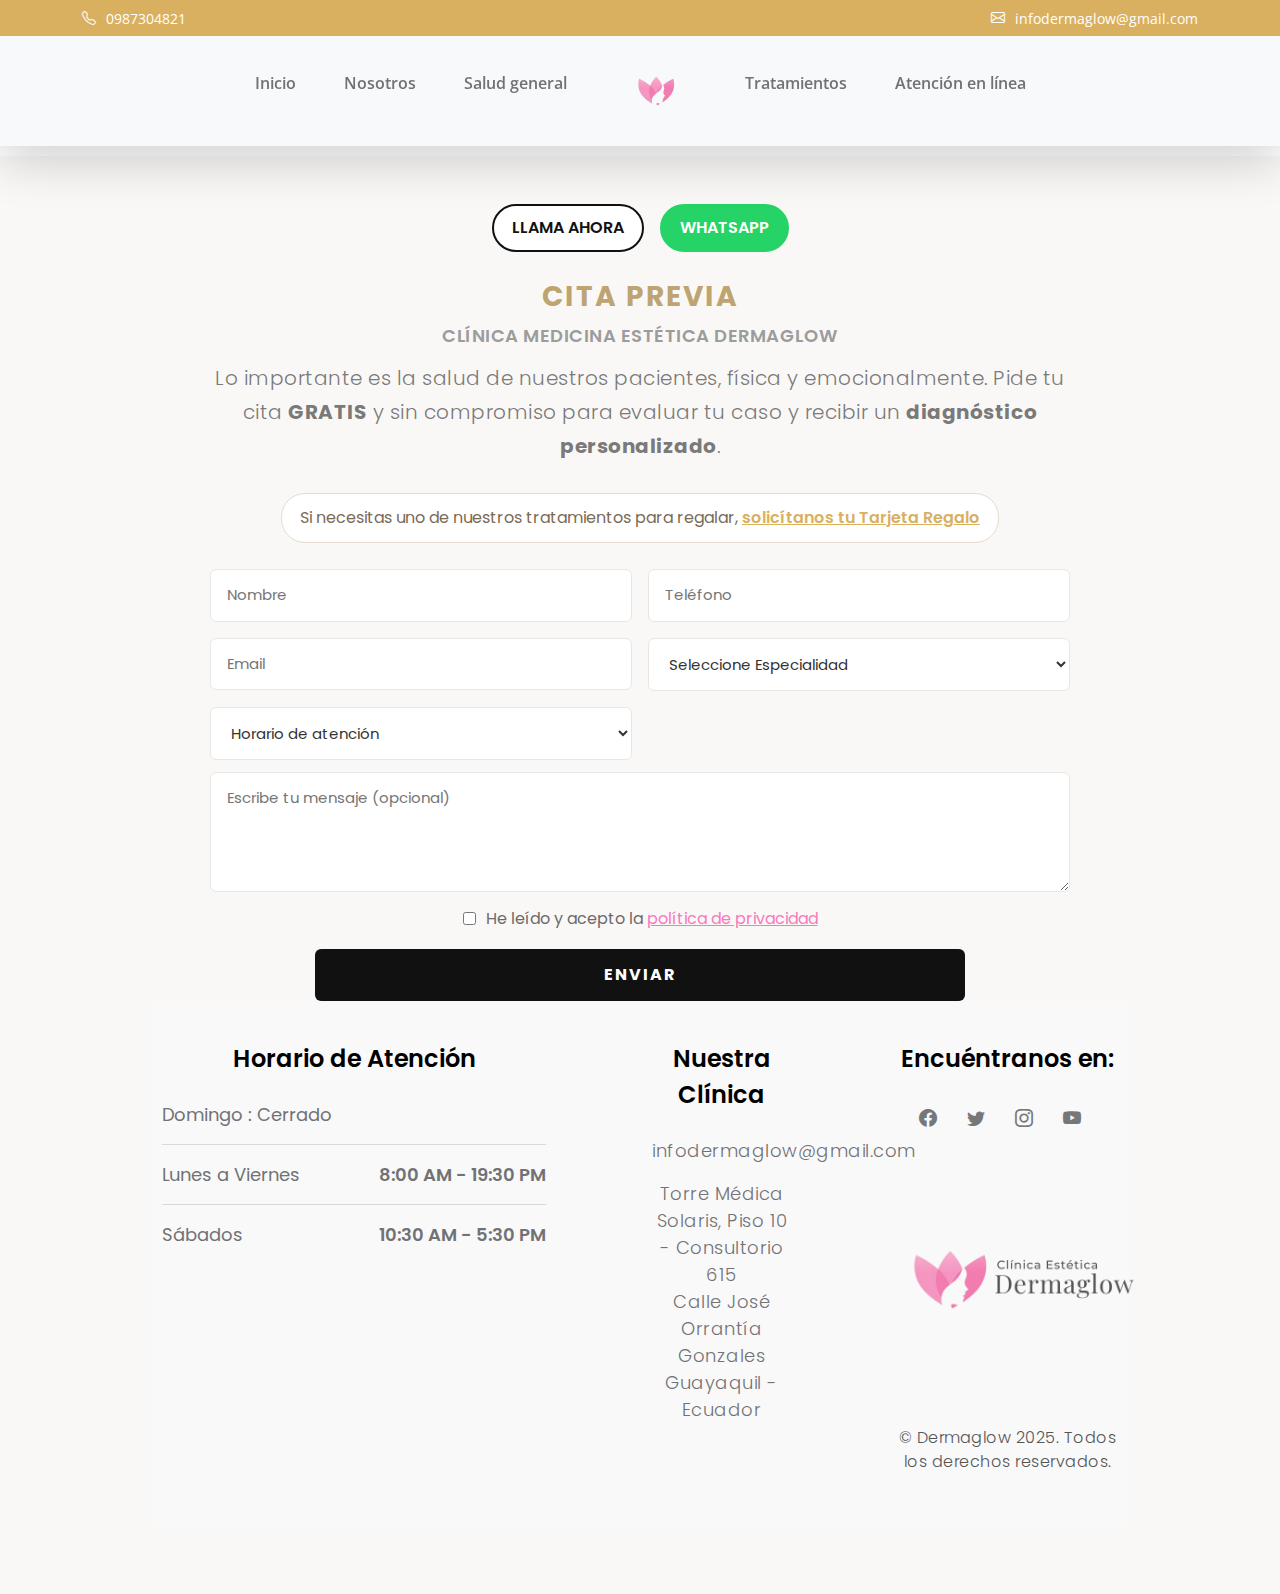
<file: Contacto.html>
<!doctype html>
<html lang="es">
<head>
  <meta charset="utf-8">
  <meta name="viewport" content="width=device-width, initial-scale=1">

  <title>CLÍNICA MEDICINA ESTÉTICA - Dermaglow</title>

  <!-- CSS -->
  <link rel="preconnect" href="https://fonts.googleapis.com">
  <link rel="preconnect" href="https://fonts.gstatic.com" crossorigin>
  <link href="https://fonts.googleapis.com/css2?family=Open+Sans:wght@300;400;600;700&display=swap" rel="stylesheet">
  <link href="css/bootstrap.min.css" rel="stylesheet">
  <link href="https://fonts.googleapis.com/css2?family=Poppins:wght@300;400;600&display=swap" rel="stylesheet">
  <link href="css/bootstrap-icons.css" rel="stylesheet">
  <link href="css/Style_dermaglow.css" rel="stylesheet">

  <style>
    :root { --topbar-h: 36px; }

    /* barra arriba */
    .top-bar{
      position: fixed;
      top: 0; left: 0; right: 0;
      z-index: 1040;
      background: #d9b060;
      color:#fff;
      font-size:14px;
      height: var(--topbar-h);
      display: flex;
      align-items: center;
    }
    .top-bar i{ margin-right:6px; }

    /* navbar debajo de la barra */
    .navbar.fixed-top{
      top: var(--topbar-h);
    }

    /* MUY IMPORTANTE: esto debe ir en TODAS las páginas */
    body{
      padding-top: calc(var(--topbar-h) + 72px); /* 72px ≈ alto navbar */
    }

.input-like {
  width: 100%;
  padding: 14px 16px;
  border-radius: 6px;
  border: 1px solid var(--bordes);
  background: #fff;
  font-size: 15px;
  color: #333;
  outline: none;
  resize: vertical;
  transition: border-color .2s, box-shadow .2s;
}

.input-like:focus {
  border-color: var(--rosa);
  box-shadow: 0 0 0 3px #f87abf22;
}
  </style>
</head>
<body id="top">

  <!-- BARRA SUPERIOR -->
  <div class="top-bar">
    <div class="container d-flex justify-content-between align-items-center">
      <div><i class="bi bi-telephone"></i> 0987304821</div>
      <div><i class="bi bi-envelope"></i> infodermaglow@gmail.com</div>
    </div>
  </div>

  <!-- NAVBAR -->
  <nav class="navbar navbar-expand-lg bg-light fixed-top shadow-lg">
    <div class="container">

      <!-- logo en móvil -->
      <a class="navbar-brand mx-auto d-lg-none" href="index.html">
        <img src="images/gallery/Image_logo_two.png" alt="Dermaglow Logo" class="img-fluid" style="max-height: 70px;">
      </a>

      <button class="navbar-toggler" type="button" data-bs-toggle="collapse" data-bs-target="#navbarNav" aria-controls="navbarNav" aria-expanded="false" aria-label="Toggle navigation">
        <span class="navbar-toggler-icon"></span>
      </button>

      <div class="collapse navbar-collapse" id="navbarNav">
        <ul class="navbar-nav mx-auto">

          <!-- página inicio -->
          <li class="nav-item">
            <a class="nav-link" href="index.html">Inicio</a>
          </li>

          <!-- página nosotros -->
          <li class="nav-item">
            <a class="nav-link" href="Nosotros.html">Nosotros</a>
          </li>

          <!-- página salud general -->
          <li class="nav-item">
            <a class="nav-link" href="Salud.html">Salud general</a>
          </li>

          <!-- logo al centro en desktop -->
          <a class="navbar-brand d-none d-lg-block" href="index.html">
            <img src="images/gallery/Image_logo_two.png" alt="Dermaglow Logo" class="img-fluid" style="max-height: 70px;">
          </a>

          <!-- página tratamientos -->
          <li class="nav-item">
            <a class="nav-link" href="Tratamientos.html">Tratamientos</a>
          </li>

          <!-- página contacto -->
          <li class="nav-item">
            <a class="nav-link" href="Contacto.html">Atención en línea</a>
          </li>
        </ul>
      </div>
    </div>
  </nav>
<br>
  <br>

<section class="cita-previa" id="cita">
  <div class="cita-container">
    <!-- Botones superiores opcionales -->
    <div class="cta-row">
      <a href="tel:"+1 (718) 807-5065" class="cta-ghost">LLAMA AHORA</a>
      <a href="https://wa.me/593000000000" target="_blank" rel="noopener" class="cta-wa">WHATSAPP</a>
    </div>

    <h3 class="titulo">CITA PREVIA</h3>
    <p class="subtitulo">CLÍNICA MEDICINA ESTÉTICA DERMAGLOW</p>

    <p class="lead">
      Lo importante es la salud de nuestros pacientes, física y emocionalmente.
      Pide tu cita <strong>GRATIS</strong> y sin compromiso para evaluar tu caso y recibir un
      <strong>diagnóstico personalizado</strong>.
    </p>

    <!-- Aviso intermedio -->
   <div class="pill">Si necesitas uno de nuestros tratamientos para regalar, <a href="#tarjeta">solicítanos tu Tarjeta Regalo</a></div>

<!-- Formulario -->
<form class="form-cita" action="https://formspree.io/f/xkgplblv" method="POST" novalidate>
<form class="form-cita" action="https://formspree.io/f/xkgplblv" method="POST" novalidate>
  <div class="grid">

    <div class="field">
      <label for="nombre" class="sr-only">Nombre</label>
      <input type="text" id="nombre" name="nombre" placeholder="Nombre" required>
    </div>

    <div class="field">
      <label for="telefono" class="sr-only">Teléfono</label>
      <input type="tel" id="telefono" name="telefono" placeholder="Teléfono" inputmode="tel"
      pattern="[0-9+\s\-()]{7,}" required>
    </div>

    <div class="field">
      <label for="email" class="sr-only">Email</label>
      <input type="email" id="email" name="email" placeholder="Email" required>
    </div>

    <div class="field">
      <label for="especialidad" class="sr-only">Seleccione Especialidad</label>
      <select id="especialidad" name="especialidad" required>
        <option value="" selected disabled>Seleccione Especialidad</option>
        <option>Medicina estética</option>
        <option>Nutrición y Dietética</option>
        <option>Fisioterapia</option>
        <option>Dermatología</option>
        <option>Consulta general</option>
      </select>
    </div>

    <!-- NUEVO CAMPO: HORARIO -->
    <div class="field">
      <label for="horario" class="sr-only">Horario de atención</label>
      <select id="horario" name="horario" required>
        <option value="" selected disabled>Horario de atención</option>
        <option>08:00</option>
        <option>08:30</option>
        <option>09:00</option>
        <option>09:30</option>
        <option>10:00</option>
        <option>10:30</option>
        <option>11:00</option>
        <option>11:30</option>
        <option>12:00</option>
        <option>12:30</option>
        <option>13:00</option>
        <option>13:30</option>
        <option>14:00</option>
        <option>14:30</option>
        <option>15:00</option>
        <option>15:30</option>
        <option>16:00</option>
        <option>16:30</option>
        <option>17:00</option>
        <option>17:30</option>
        <option>18:00</option>
        <option>18:30</option>
        <option>19:00</option>
        <option>19:30</option>
      </select>
    </div>

  </div>

  <!-- Apartado de mensaje -->
  <div class="field">
    <label for="mensaje" class="sr-only">Mensaje</label>
    <textarea id="mensaje" name="mensaje" placeholder="Escribe tu mensaje (opcional)" rows="4" class="input-like"></textarea>
  </div>

  <!-- Aceptación privacidad -->
  <label class="checkbox">
    <input type="checkbox" name="acepta" required>
    <span>He leído y acepto la <a href="#privacidad">política de privacidad</a></span>
  </label>

  <button type="submit" class="btn-enviar">ENVIAR</button>
</form>

    <script>
document.querySelector(".form-cita").addEventListener("submit", async function(e) {
  e.preventDefault();

  const form = e.target;

  const response = await fetch(form.action, {
    method: "POST",
    body: new FormData(form),
    headers: { "Accept": "application/json" }
  });

  if (response.ok) {
  alert("¡Tu mensaje ha sido enviado correctamente!");
  form.reset();
  window.location.href = "index.html"; // redirección correcta
}
  } else {
    alert("Ocurrió un error al enviar el mensaje. Inténtalo de nuevo.");
  }
});
    </script>

<style>
  :root{
    --rosa:#f87abf;
    --dorado:#d9b060;
    --gris:#6b6b6b;
    --negro:#111;
    --bordes:#e9e6e3;
  }
  .cita-previa{
    font-family:'Poppins',sans-serif;
    background:#faf8f6;
    padding:48px 16px 64px;
  }
  .cita-container{
    max-width:980px;
    margin:0 auto;
    text-align:center;
  }

  /* CTAs superiores */
  .cta-row{
    display:flex; gap:16px; justify-content:center; flex-wrap:wrap; margin-bottom:24px;
  }
  .cta-ghost,.cta-wa{
    display:inline-block; padding:10px 18px; border-radius:28px; text-decoration:none; font-weight:600;
    border:2px solid var(--negro); color:var(--negro); background:#fff;
  }
  .cta-wa{ background:#25d366; border-color:#25d366; color:#fff; }
  .cta-ghost:hover{ background:#f3f3f3; }
  .cta-wa:hover{ filter:brightness(.95); }

  .titulo{
    letter-spacing:2px; color:#bda471; font-weight:700; margin:4px 0 4px; font-size:28px;
  }
  .subtitulo{
    color:#9c9c9c; margin:0 0 12px; font-weight:600;
  }
  .lead{
    color:#7a7a7a; max-width:860px; margin:0 auto 16px; line-height:1.7;
  }

  .pill{
    display:inline-block; padding:12px 18px; border:1px solid #e5dccf; border-radius:24px;
    background:#fff; margin:14px 0 26px; color:#7a6b57;
  }
  .pill a{ color:var(--dorado); font-weight:600; text-decoration:underline; }

  .form-cita{ max-width:860px; margin:0 auto; }
  .grid{
    display:grid; grid-template-columns:1fr 1fr; gap:16px; margin-bottom:12px;
  }
  .field input,.field select{
    width:100%; padding:14px 16px; border-radius:6px; border:1px solid var(--bordes);
    background:#fff; font-size:15px; color:#333; outline:none; transition:border-color .2s, box-shadow .2s;
  }
  .field input:focus,.field select:focus{
    border-color:var(--rosa); box-shadow:0 0 0 3px #f87abf22;
  }
  .checkbox{
    display:flex; align-items:center; gap:10px; justify-content:center; color:var(--gris);
    margin:8px 0 18px;
  }
  .checkbox a{ color:var(--rosa); text-decoration:underline; }

  .btn-enviar{
    width:100%; max-width:650px; padding:14px 24px; border:none; border-radius:6px;
    background:var(--negro); color:#fff; font-weight:700; letter-spacing:2px; cursor:pointer;
    transition:transform .05s ease, filter .2s ease;
  }
  .btn-enviar:hover{ filter:brightness(1.05); }
  .btn-enviar:active{ transform:translateY(1px); }

  /* Accesibilidad */
  .sr-only{
    position:absolute; width:1px; height:1px; padding:0; margin:-1px; overflow:hidden; clip:rect(0,0,0,0); border:0;
  }

  /* Responsive */
  @media (max-width:720px){
    .grid{ grid-template-columns:1fr; }
    .titulo{ font-size:24px; }
  }
</style>
<footer class="site-footer section-padding" id="contact">
    <div class="container">
        <div class="row">

            <!-- Horario de atención -->
            <div class="col-lg-5 me-auto col-12">
                <h5 class="mb-lg-4 mb-3">Horario de Atención</h5>
                <ul class="list-group list-group-flush">
                    <li class="list-group-item d-flex">
                        Domingo : Cerrado
                    </li>
                    <li class="list-group-item d-flex justify-content-between">
                        Lunes a Viernes <span>8:00 AM - 19:30 PM</span>
                    </li>
                    <li class="list-group-item d-flex justify-content-between">
                        Sábados <span>10:30 AM - 5:30 PM</span>
                    </li>
                </ul>
            </div>

            <!-- Información de la clínica -->
            <div class="col-lg-2 col-md-6 col-12 my-4 my-lg-0">
                <h5 class="mb-lg-4 mb-3">Nuestra Clínica</h5>
                <p>
                    <a href="mailto:infodermaglow@gmail.com">infodermaglow@gmail.com</a>
                </p>
                <p>
                    Torre Médica Solaris, Piso 10 - Consultorio 615<br>
                    Calle José Orrantía Gonzales<br>
                    Guayaquil - Ecuador
                </p>
            </div>

            <!-- Redes sociales y logo -->
            <div class="col-lg-3 col-md-6 col-12 ms-auto text-center">
                <h5 class="mb-lg-4 mb-2">Encuéntranos en:</h5>
                <ul class="social-icon">
                    <li><a href="#" class="social-icon-link bi-facebook"></a></li>
                    <li><a href="#" class="social-icon-link bi-twitter"></a></li>
                    <li><a href="#" class="social-icon-link bi-instagram"></a></li>
                    <li><a href="#" class="social-icon-link bi-youtube"></a></li>
                </ul>

                <div class="footer-bottom">
                    <img src="images/gallery/Image_logo_one.png" alt="Logo Dermaglow" class="footer-logo">
                    <p class="copyright-text">
                        © Dermaglow 2025. Todos los derechos reservados.
                    </p>
                </div>
            </div>

        </div>
    </div>
</footer>
        <!-- JAVASCRIPT FILES -->
        <script src="js/jquery.min.js"></script>
        <script src="js/bootstrap.bundle.min.js"></script>
        <script src="js/owl.carousel.min.js"></script>
        <script src="js/scrollspy.min.js"></script>
        <script src="js/custom.js"></script>
    </body>
</html>
</file>
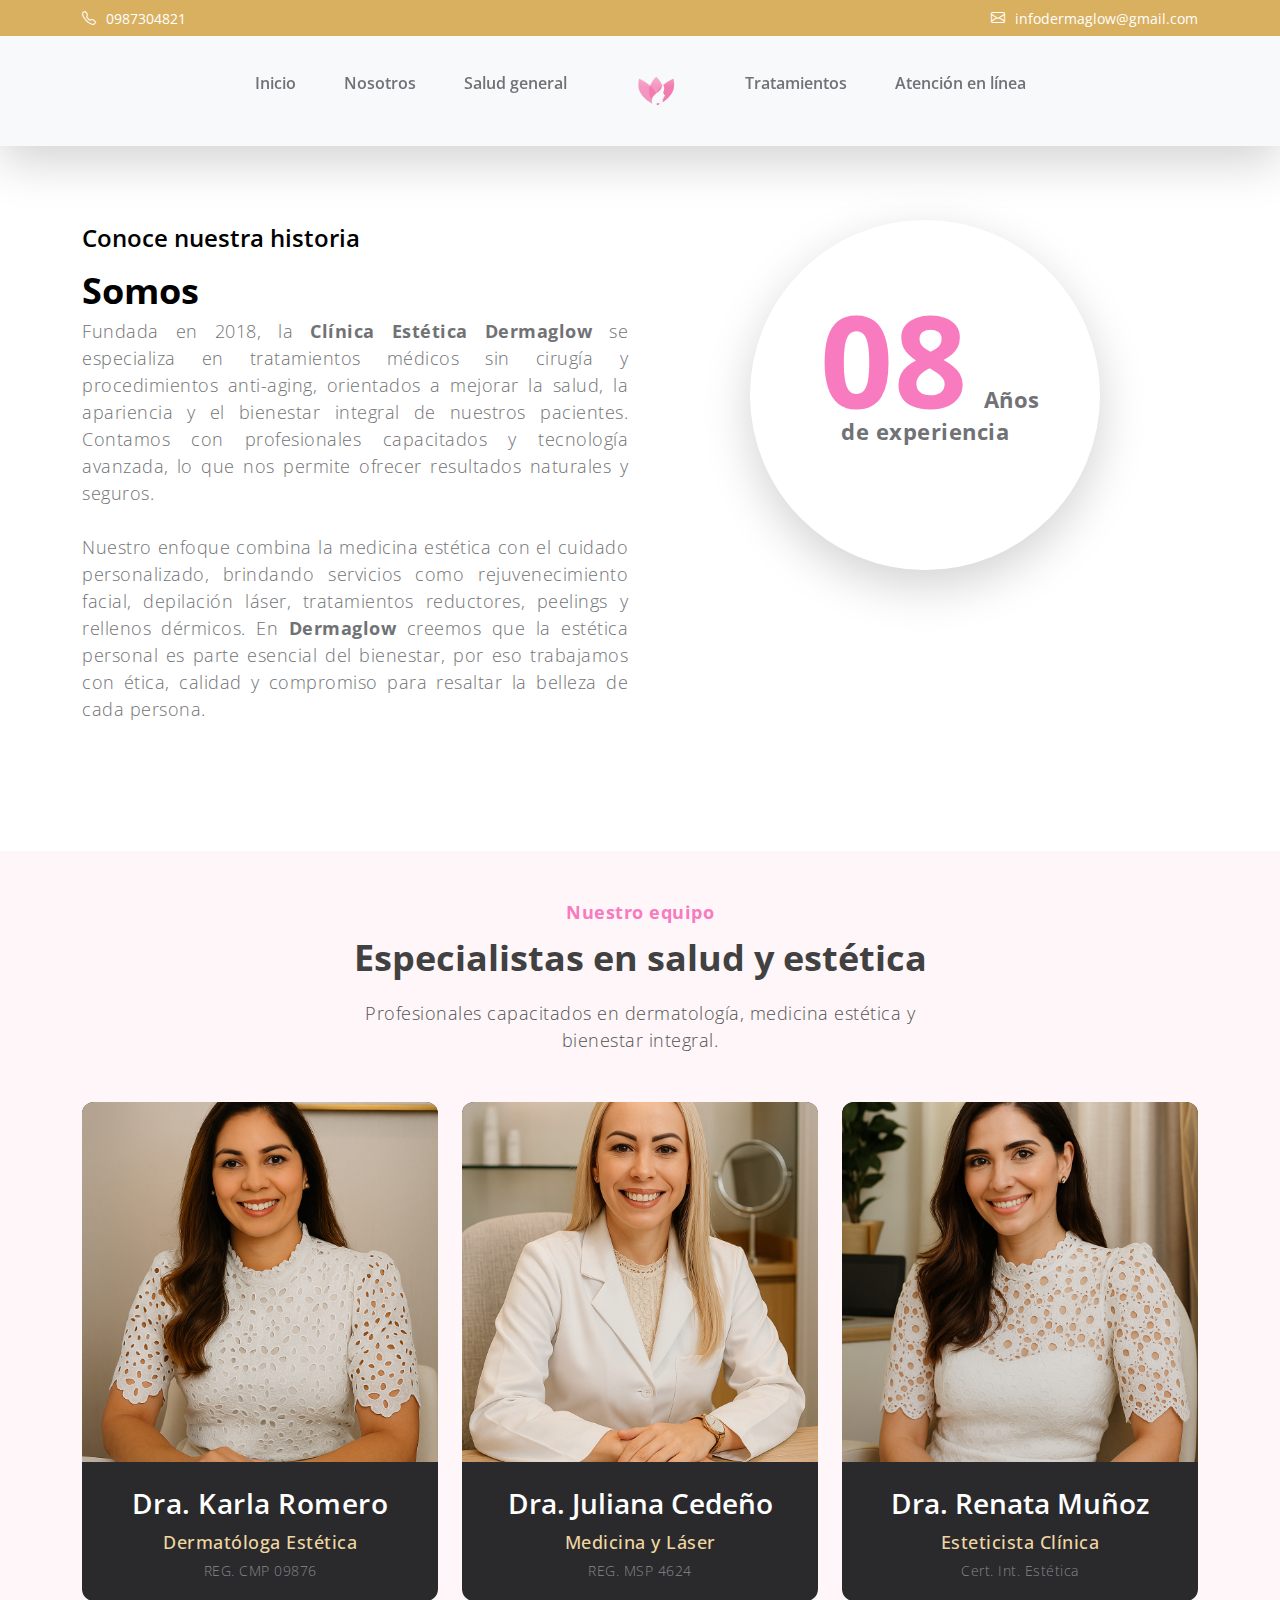
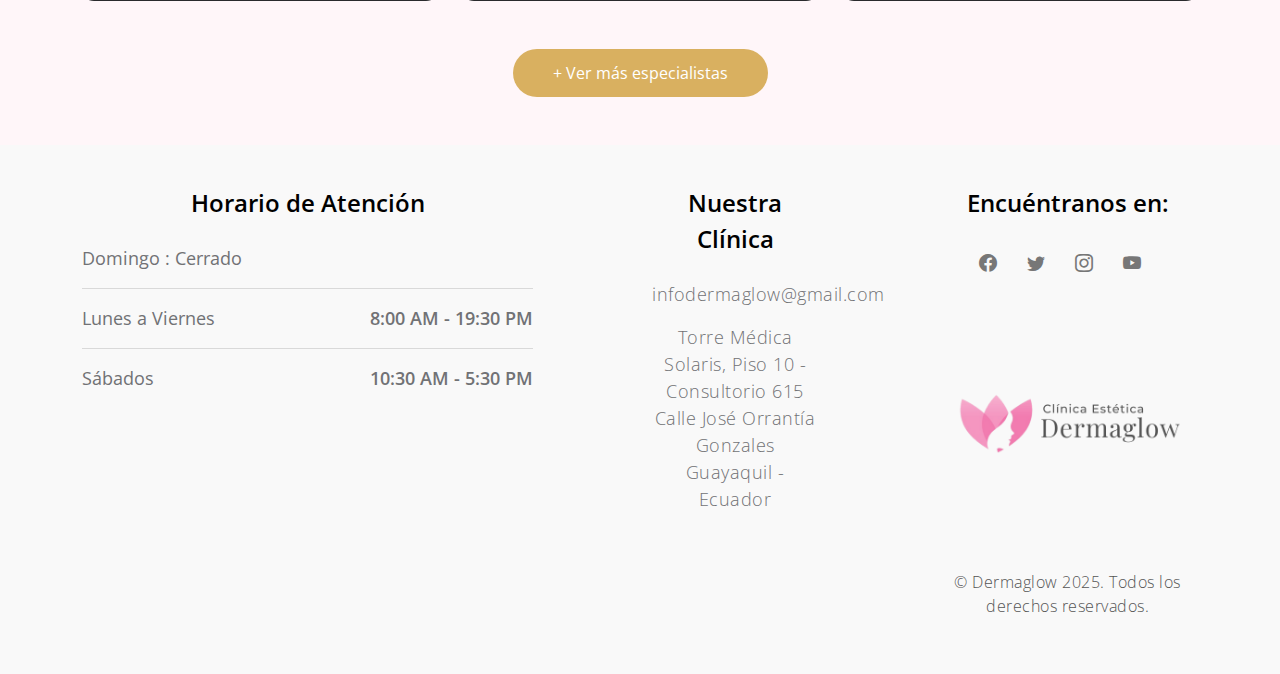
<file: Nosotros.html>
<!doctype html>
<html lang="es">
<head>
  <meta charset="utf-8">
  <meta name="viewport" content="width=device-width, initial-scale=1">

  <title>CLÍNICA MEDICINA ESTÉTICA - Dermaglow</title>

  <!-- CSS -->
  <link rel="preconnect" href="https://fonts.googleapis.com">
  <link rel="preconnect" href="https://fonts.gstatic.com" crossorigin>
  <link href="https://fonts.googleapis.com/css2?family=Open+Sans:wght@300;400;600;700&display=swap" rel="stylesheet">
  <link href="css/bootstrap.min.css" rel="stylesheet">
  <link href="css/bootstrap-icons.css" rel="stylesheet">
  <link href="css/Style_dermaglow.css" rel="stylesheet">

  <style>
    :root { --topbar-h: 36px; }

    /* barra arriba */
    .top-bar{
      position: fixed;
      top: 0; left: 0; right: 0;
      z-index: 1040;
      background: #d9b060;
      color:#fff;
      font-size:14px;
      height: var(--topbar-h);
      display: flex;
      align-items: center;
    }
    .top-bar i{ margin-right:6px; }

    /* navbar debajo de la barra */
    .navbar.fixed-top{
      top: var(--topbar-h);
    }

    /* MUY IMPORTANTE: esto debe ir en TODAS las páginas */
    body{
      padding-top: calc(var(--topbar-h) + 72px); /* 72px ≈ alto navbar */
    }
  </style>
</head>
<body id="top">

  <!-- BARRA SUPERIOR -->
  <div class="top-bar">
    <div class="container d-flex justify-content-between align-items-center">
      <div><i class="bi bi-telephone"></i> 0987304821</div>
      <div><i class="bi bi-envelope"></i> infodermaglow@gmail.com</div>
    </div>
  </div>

  <!-- NAVBAR -->
  <nav class="navbar navbar-expand-lg bg-light fixed-top shadow-lg">
    <div class="container">

      <!-- logo en móvil -->
      <a class="navbar-brand mx-auto d-lg-none" href="index.html">
        <img src="images/gallery/Image_logo_two.png" alt="Dermaglow Logo" class="img-fluid" style="max-height: 70px;">
      </a>

      <button class="navbar-toggler" type="button" data-bs-toggle="collapse" data-bs-target="#navbarNav" aria-controls="navbarNav" aria-expanded="false" aria-label="Toggle navigation">
        <span class="navbar-toggler-icon"></span>
      </button>

      <div class="collapse navbar-collapse" id="navbarNav">
        <ul class="navbar-nav mx-auto">

          <!-- página inicio -->
          <li class="nav-item">
            <a class="nav-link" href="index.html">Inicio</a>
          </li>

          <!-- página nosotros -->
          <li class="nav-item">
            <a class="nav-link" href="Nosotros.html">Nosotros</a>
          </li>

          <!-- página salud general -->
          <li class="nav-item">
            <a class="nav-link" href="Salud.html">Salud general</a>
          </li>

          <!-- logo al centro en desktop -->
          <a class="navbar-brand d-none d-lg-block" href="index.html">
            <img src="images/gallery/Image_logo_two.png" alt="Dermaglow Logo" class="img-fluid" style="max-height: 70px;">
          </a>

          <!-- página tratamientos -->
          <li class="nav-item">
            <a class="nav-link" href="Tratamientos.html">Tratamientos</a>
          </li>

          <!-- página contacto -->
          <li class="nav-item">
            <a class="nav-link" href="Contacto.html">Atención en línea</a>
          </li>
        </ul>
      </div>
    </div>
  </nav>
    <main>

            <section class="section-padding" id="about">
                <div class="container">
                    <div class="row">

                        <div class="col-lg-6 col-md-6 col-12">
                            <h5>Conoce nuestra historia</h2>
                    <h2 class="mt-auto mb-2">
                                    Somos
                                  <div class="animated-info">
                                        <span class="animated-item">#Belleza</span>
                                        <span class="animated-item">#Armonía</span>
                                        <span class="animated-item">#Salud</span>
                                    </div>
                                    <br>
                            <p style="text-align: justify;">
                                Fundada en 2018, la <strong>Clínica Estética Dermaglow</strong> se especializa en tratamientos médicos sin cirugía y procedimientos anti-aging, orientados a mejorar la salud, la apariencia y el bienestar integral de nuestros pacientes. Contamos con profesionales capacitados y tecnología avanzada, lo que nos permite ofrecer resultados naturales y seguros. 
                                <br><br>
                                Nuestro enfoque combina la medicina estética con el cuidado personalizado, brindando servicios como rejuvenecimiento facial, depilación láser, tratamientos reductores, peelings y rellenos dérmicos. En <strong>Dermaglow</strong> creemos que la estética personal es parte esencial del bienestar, por eso trabajamos con ética, calidad y compromiso para resaltar la belleza de cada persona.</p>
                        </div>

                        <div class="col-lg-4 col-md-5 col-12 mx-auto">
                            <div class="featured-circle bg-white shadow-lg d-flex justify-content-center align-items-center">
                                <p class="featured-text"><span class="featured-number">08</span> Años<br> de experiencia</p>
                            </div>
                        </div>

                    </div>
                </div>
            </section>

            <!-- ESPECIALISTAS -->
<section id="especialistas" class="py-5" style="background:#fff6f9;">
  <div class="container">

    <!-- título -->
    <div class="text-center mb-5">
        <p style="color:#f87abf; margin-bottom:5px;">
            <strong>Nuestro equipo</strong></p>      
        <h2 style="color:#414141;">
        Especialistas en salud y estética
      </h2>
      <p style="color:#525252; max-width:620px; margin:15px auto 0;">
        Profesionales capacitados en dermatología, medicina estética y bienestar integral.
      </p>
    </div>

    <div class="row g-4 justify-content-center">

      <!-- especialista 1 -->
      <div class="col-md-4">
        <div style="background:#2a2a2d; border-radius:12px; overflow:hidden; text-align:center;">
          <img src="images/gallery/Image_15.png" alt="Dra. Ana Romero" style="width:100%; height:360px; object-fit:cover;">
          <div style="padding:20px;">
            <h4 style="color:#fff; margin-bottom:5px; letter-spacing:0.5px;">Dra. Karla Romero</h4>
            <p style="color:#f0d7a2; font-weight:500; margin-bottom:5px;">Dermatóloga Estética</p>
            <p style="color:#888; font-size:0.85rem; margin-bottom:0;">REG. CMP 09876</p>
          </div>
        </div>
      </div>

      <!-- especialista 2 -->
      <div class="col-md-4">
        <div style="background:#2a2a2d; border-radius:12px; overflow:hidden; text-align:center;">
          <img src="images/gallery/Image_16.png" alt="Dra. Juliana Cedeño" style="width:100%; height:360px; object-fit:cover;">
          <div style="padding:20px;">
            <h4 style="color:#fff; margin-bottom:5px;">Dra. Juliana Cedeño</h4>
            <p style="color:#f0d7a2; font-weight:500; margin-bottom:5px;">Medicina y Láser</p>
            <p style="color:#888; font-size:0.85rem; margin-bottom:0;">REG. MSP 4624</p>
          </div>
        </div>
      </div>

      <!-- especialista 3 -->
      <div class="col-md-4">
        <div style="background:#2a2a2d; border-radius:12px; overflow:hidden; text-align:center;">
          <img src="images/gallery/Image_17.png" alt="Tatiana Perillo" style="width:100%; height:360px; object-fit:cover;">
          <div style="padding:20px;">
            <h4 style="color:#fff; margin-bottom:5px;">Dra. Renata Muñoz</h4>
            <p style="color:#f0d7a2; font-weight:500; margin-bottom:5px;">Esteticista Clínica</p>
            <p style="color:#888; font-size:0.85rem; margin-bottom:0;">Cert. Int. Estética</p>
          </div>
        </div>
      </div>

    </div>

    <!-- botón -->
    <div class="text-center mt-5">
      <a href="contacto.html" 
         style="display:inline-block; background-color: #d9b060; color:#ffffff; padding:12px 40px; border-radius:30px; text-decoration:none;">
        + Ver más especialistas
      </a>
    </div>

  </div>
</section>


        <footer class="site-footer section-padding" id="contact">
    <div class="container">
        <div class="row">

            <!-- Horario de atención -->
            <div class="col-lg-5 me-auto col-12">
                <h5 class="mb-lg-4 mb-3">Horario de Atención</h5>
                <ul class="list-group list-group-flush">
                    <li class="list-group-item d-flex">
                        Domingo : Cerrado
                    </li>
                    <li class="list-group-item d-flex justify-content-between">
                        Lunes a Viernes <span>8:00 AM - 19:30 PM</span>
                    </li>
                    <li class="list-group-item d-flex justify-content-between">
                        Sábados <span>10:30 AM - 5:30 PM</span>
                    </li>
                </ul>
            </div>

            <!-- Información de la clínica -->
            <div class="col-lg-2 col-md-6 col-12 my-4 my-lg-0">
                <h5 class="mb-lg-4 mb-3">Nuestra Clínica</h5>
                <p>
                    <a href="mailto:infodermaglow@gmail.com">infodermaglow@gmail.com</a>
                </p>
                <p>
                    Torre Médica Solaris, Piso 10 - Consultorio 615<br>
                    Calle José Orrantía Gonzales<br>
                    Guayaquil - Ecuador
                </p>
            </div>

            <!-- Redes sociales y logo -->
            <div class="col-lg-3 col-md-6 col-12 ms-auto text-center">
                <h5 class="mb-lg-4 mb-2">Encuéntranos en:</h5>
                <ul class="social-icon">
                    <li><a href="#" class="social-icon-link bi-facebook"></a></li>
                    <li><a href="#" class="social-icon-link bi-twitter"></a></li>
                    <li><a href="#" class="social-icon-link bi-instagram"></a></li>
                    <li><a href="#" class="social-icon-link bi-youtube"></a></li>
                </ul>

                <div class="footer-bottom">
                    <img src="images/gallery/Image_logo_one.png" alt="Logo Dermaglow" class="footer-logo">
                    <p class="copyright-text">
                        © Dermaglow 2025. Todos los derechos reservados.
                    </p>
                </div>
            </div>

        </div>
    </div>
</footer>
        <!-- JAVASCRIPT FILES -->
        <script src="js/jquery.min.js"></script>
        <script src="js/bootstrap.bundle.min.js"></script>
        <script src="js/owl.carousel.min.js"></script>
        <script src="js/scrollspy.min.js"></script>
        <script src="js/custom.js"></script>
    </body>
</html>
</file>
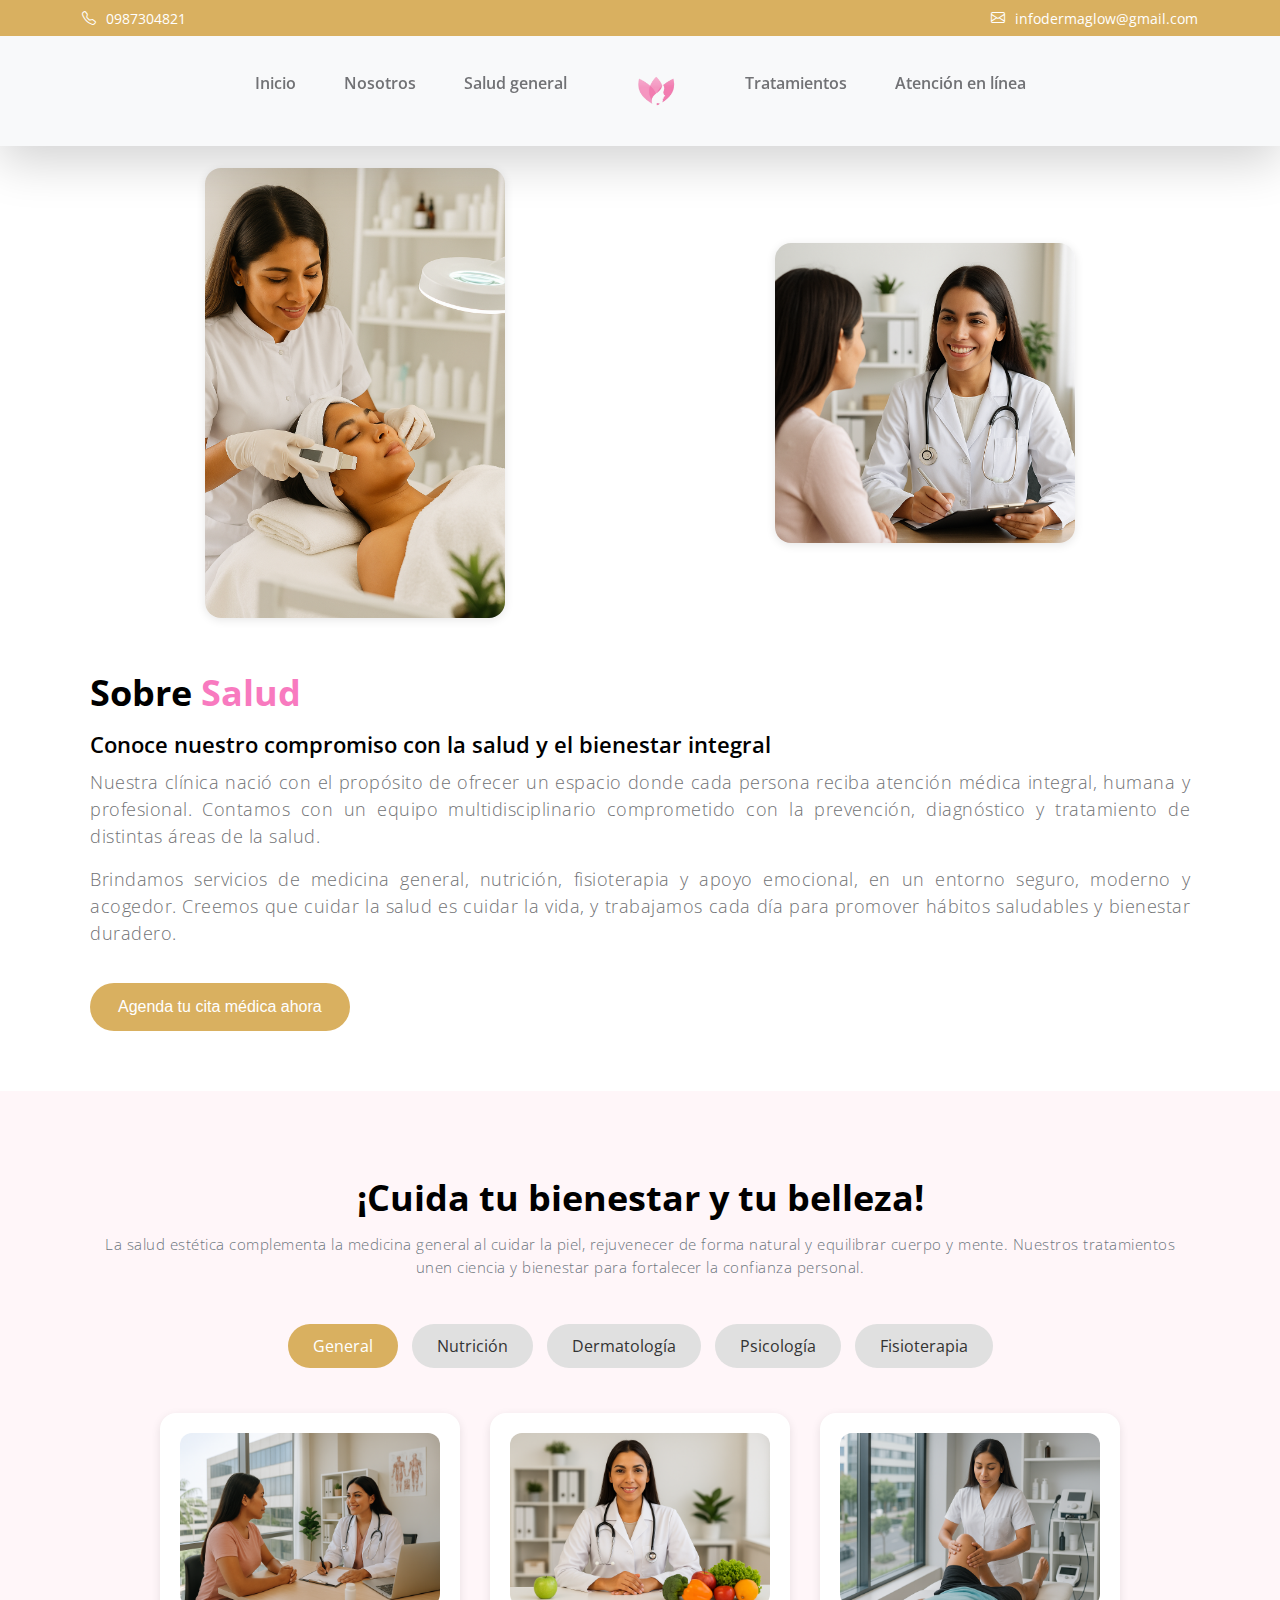
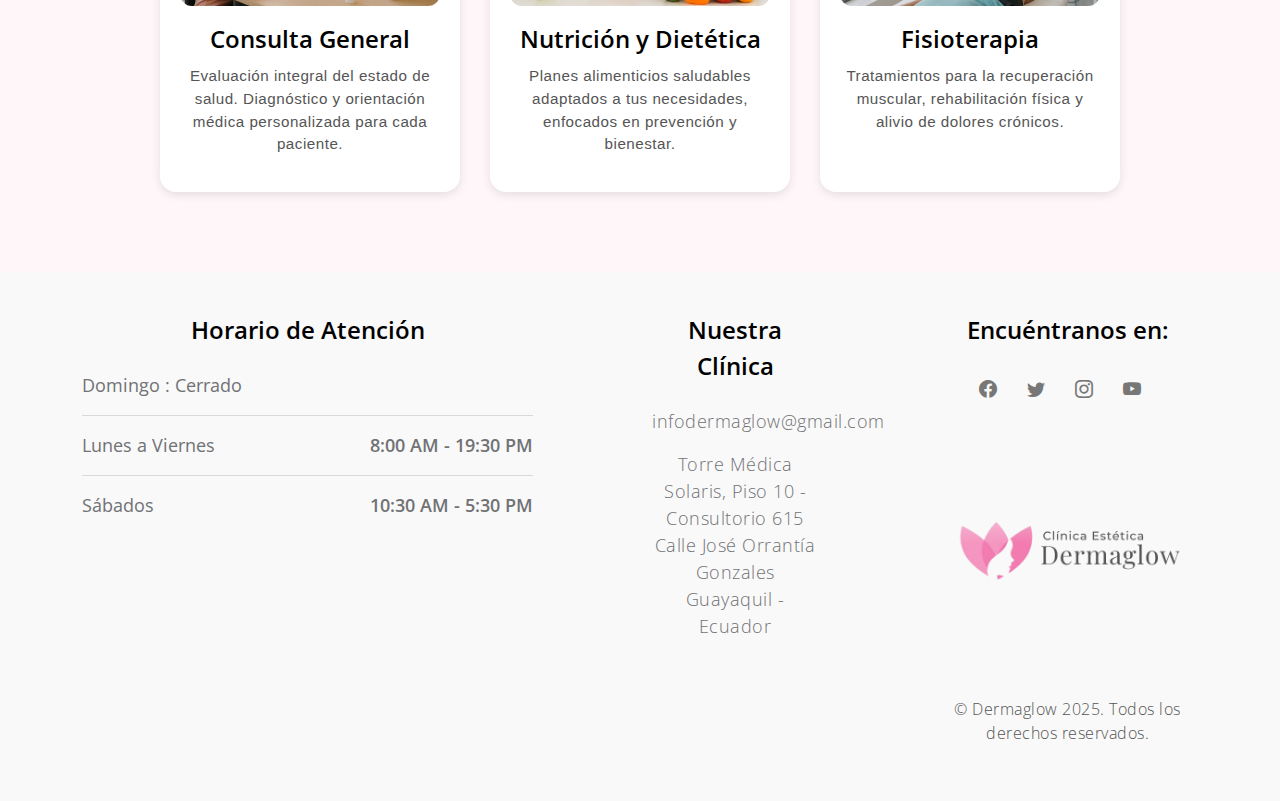
<file: Salud.html>
<!doctype html>
<html lang="es">
<head>
  <meta charset="utf-8">
  <meta name="viewport" content="width=device-width, initial-scale=1">

  <title>Clínica Estética - Dermaglow</title>

  <!-- CSS -->
  <link rel="preconnect" href="https://fonts.googleapis.com">
  <link rel="preconnect" href="https://fonts.gstatic.com" crossorigin>
  <link href="https://fonts.googleapis.com/css2?family=Open+Sans:wght@300;400;600;700&display=swap" rel="stylesheet">
  <link href="css/bootstrap.min.css" rel="stylesheet">
  <link href="css/bootstrap-icons.css" rel="stylesheet">
  <link href="css/Style_dermaglow.css" rel="stylesheet">

  <style>
    :root { --topbar-h: 36px; }

    /* barra arriba */
    .top-bar{
      position: fixed;
      top: 0; left: 0; right: 0;
      z-index: 1040;
      background: #d9b060;
      color:#fff;
      font-size:14px;
      height: var(--topbar-h);
      display: flex;
      align-items: center;
    }
    .top-bar i{ margin-right:6px; }

    /* navbar debajo de la barra */
    .navbar.fixed-top{
      top: var(--topbar-h);
    }

    /* MUY IMPORTANTE: esto debe ir en TODAS las páginas */
    body{
      padding-top: calc(var(--topbar-h) + 72px); /* 72px ≈ alto navbar */
    }
  </style>
</head>
<body id="top">

  <!-- BARRA SUPERIOR -->
  <div class="top-bar">
    <div class="container d-flex justify-content-between align-items-center">
      <div><i class="bi bi-telephone"></i> 0987304821</div>
      <div><i class="bi bi-envelope"></i> infodermaglow@gmail.com</div>
    </div>
  </div>

  <!-- NAVBAR -->
  <nav class="navbar navbar-expand-lg bg-light fixed-top shadow-lg">
    <div class="container">

      <!-- logo en móvil -->
      <a class="navbar-brand mx-auto d-lg-none" href="index.html">
        <img src="images/gallery/Image_logo_two.png" alt="Dermaglow Logo" class="img-fluid" style="max-height: 70px;">
      </a>

      <button class="navbar-toggler" type="button" data-bs-toggle="collapse" data-bs-target="#navbarNav" aria-controls="navbarNav" aria-expanded="false" aria-label="Toggle navigation">
        <span class="navbar-toggler-icon"></span>
      </button>

      <div class="collapse navbar-collapse" id="navbarNav">
        <ul class="navbar-nav mx-auto">

          <!-- página inicio -->
          <li class="nav-item">
            <a class="nav-link" href="index.html">Inicio</a>
          </li>

          <!-- página nosotros -->
          <li class="nav-item">
            <a class="nav-link" href="Nosotros.html">Nosotros</a>
          </li>

          <!-- página salud general -->
          <li class="nav-item">
            <a class="nav-link" href="Salud.html">Salud general</a>
          </li>

          <!-- logo al centro en desktop -->
          <a class="navbar-brand d-none d-lg-block" href="Index.html">
            <img src="images/gallery/Image_logo_two.png" alt="Dermaglow Logo" class="img-fluid" style="max-height: 70px;">
          </a>

          <!-- página tratamientos -->
          <li class="nav-item">
            <a class="nav-link" href="Tratamientos.html">Tratamientos</a>
          </li>

          <!-- página contacto -->
          <li class="nav-item">
            <a class="nav-link" href="Contacto.html">Atención en línea</a>
          </li>
        </ul>
      </div>
    </div>
  </nav>

    <main>

   <section id="sobre-nos" style="background-color: #ffffff; padding: 60px 0;">
  <div style="max-width: 1100px; margin: 0 auto; display: flex; flex-wrap: wrap; align-items: center; justify-content: center; gap: 40px;">

    <!-- Imagen del centro de salud -->
    <div style="flex: 1 1 250px; text-align: center;">
      <img src="images/gallery/Image_9.png" alt="Entrada del centro de salud" style="width:100%; max-width:300px; border-radius: 16px; box-shadow: 0 2px 10px rgba(0,0,0,0.1);">
    </div>

    <!-- Imagen representando bienestar -->
    <div style="flex: 1 1 250px; text-align: center;">
      <img src="images/gallery/Image_10.png" alt="Atención médica integral" style="width:100%; max-width:300px; border-radius: 16px; box-shadow: 0 2px 10px rgba(0,0,0,0.1);">
    </div>

    <!-- Sobre Salud -->
<section class="sobre-salud" aria-labelledby="titulo-sobre-salud">
  <h2 id="titulo-sobre-salud">
<h2>Sobre <span style="color:#f87abf;">Salud</span></h2>
  <h6 class="subtitulo">
    Conoce nuestro compromiso con la salud y el bienestar integral
  </h6>
  <p style="text-align: justify;">Nuestra clínica nació con el propósito de ofrecer un espacio donde cada persona reciba atención médica integral, humana y profesional.
    Contamos con un equipo multidisciplinario comprometido con la prevención, diagnóstico y tratamiento de distintas áreas de la salud.
  </p>

  <p style="text-align: justify;">
    Brindamos servicios de medicina general, nutrición, fisioterapia y apoyo emocional, en un entorno seguro, moderno y acogedor.
    Creemos que cuidar la salud es cuidar la vida, y trabajamos cada día para promover hábitos saludables y bienestar duradero.
  </p>

  <a href="#contacto" style="display: inline-block; background-color: #d9b060; color: white; padding: 12px 28px; border-radius: 30px; font-family: 'Poppins', sans-serif; text-decoration: none; margin-top: 20px; transition: 0.3s;"> Agenda tu cita médica ahora </a>
</section>

    </div>
  </div>
</section>
<section id="servicos" style="background-color:#fff6f9;  padding: 80px 8%;">
  <div style="text-align:center; margin-bottom:40px;">
    <h2>¡Cuida tu bienestar y tu belleza!</h2>
    <p class="faq-sub">La salud estética complementa la medicina general al cuidar la piel, rejuvenecer de forma natural y equilibrar cuerpo y mente. Nuestros tratamientos unen ciencia y bienestar para fortalecer la confianza personal.</p>
  </div>

  <!-- Botones de categorías -->
  <div style="text-align:center; margin-bottom:40px;">
    <button style="background-color:#d9b060; color:white; border:none; padding:10px 25px; border-radius:25px; margin:5px;">General</button>
    <button style="background-color:#e0e0e0; color:#333; border:none; padding:10px 25px; border-radius:25px; margin:5px;">Nutrición</button>
    <button style="background-color:#e0e0e0; color:#333; border:none; padding:10px 25px; border-radius:25px; margin:5px;">Dermatología</button>
    <button style="background-color:#e0e0e0; color:#333; border:none; padding:10px 25px; border-radius:25px; margin:5px;">Psicología</button>
    <button style="background-color:#e0e0e0; color:#333; border:none; padding:10px 25px; border-radius:25px; margin:5px;">Fisioterapia</button>

  </div>

  <!-- Tarjetas de servicios -->
  <div style="display:flex; flex-wrap:wrap; justify-content:center; gap:30px; max-width:1100px; margin:0 auto;">
    
    <!-- Servicio 1 -->
    <div style="background:white; border-radius:16px; box-shadow:0 3px 10px rgba(0,0,0,0.1); width:300px; padding:20px; text-align:center;">
      <img src="images/gallery/Image_11.png" alt="Consulta médica general" style="width:100%; border-radius:12px; margin-bottom:15px;">
      <h5>Consulta General</h5>
      <p style="color:#555; font-family:'Poppins', sans-serif; font-size:0.95em;">
        Evaluación integral del estado de salud. Diagnóstico y orientación médica personalizada para cada paciente.
      </p>
    </div>

    <!-- Servicio 2 -->
    <div style="background:white; border-radius:16px; box-shadow:0 3px 10px rgba(0,0,0,0.1); width:300px; padding:20px; text-align:center;">
      <img src="images/gallery/Image_13.png" alt="Consulta nutricional" style="width:100%; border-radius:12px; margin-bottom:15px;">
      <h5>Nutrición y Dietética</h5>
      <p style="color:#555; font-family:'Poppins', sans-serif; font-size:0.95em;">
        Planes alimenticios saludables adaptados a tus necesidades, enfocados en prevención y bienestar.
      </p>
    </div>

    <!-- Servicio 3 -->
    <div style="background:white; border-radius:16px; box-shadow:0 3px 10px rgba(0,0,0,0.1); width:300px; padding:20px; text-align:center;">
      <img src="images/gallery/Image_14.png" alt="Terapia física" style="width:100%; border-radius:12px; margin-bottom:15px;">
      <h5>Fisioterapia</h5>
      <p style="color:#555; font-family:'Poppins', sans-serif; font-size:0.95em;">
        Tratamientos para la recuperación muscular, rehabilitación física y alivio de dolores crónicos.
      </p>
    </div>

  </div>
</section>
        </main>

        <footer class="site-footer section-padding" id="contact">
    <div class="container">
        <div class="row">

            <!-- Horario de atención -->
            <div class="col-lg-5 me-auto col-12">
                <h5 class="mb-lg-4 mb-3">Horario de Atención</h5>
                <ul class="list-group list-group-flush">
                    <li class="list-group-item d-flex">
                        Domingo : Cerrado
                    </li>
                    <li class="list-group-item d-flex justify-content-between">
                        Lunes a Viernes <span>8:00 AM - 19:30 PM</span>
                    </li>
                    <li class="list-group-item d-flex justify-content-between">
                        Sábados <span>10:30 AM - 5:30 PM</span>
                    </li>
                </ul>
            </div>

            <!-- Información de la clínica -->
            <div class="col-lg-2 col-md-6 col-12 my-4 my-lg-0">
                <h5 class="mb-lg-4 mb-3">Nuestra Clínica</h5>
                <p>
                    <a href="mailto:infodermaglow@gmail.com">infodermaglow@gmail.com</a>
                </p>
                <p>
                    Torre Médica Solaris, Piso 10 - Consultorio 615<br>
                    Calle José Orrantía Gonzales<br>
                    Guayaquil - Ecuador
                </p>
            </div>

            <!-- Redes sociales y logo -->
            <div class="col-lg-3 col-md-6 col-12 ms-auto text-center">
                <h5 class="mb-lg-4 mb-2">Encuéntranos en:</h5>
                <ul class="social-icon">
                    <li><a href="#" class="social-icon-link bi-facebook"></a></li>
                    <li><a href="#" class="social-icon-link bi-twitter"></a></li>
                    <li><a href="#" class="social-icon-link bi-instagram"></a></li>
                    <li><a href="#" class="social-icon-link bi-youtube"></a></li>
                </ul>

                <div class="footer-bottom">
                    <img src="images/gallery/Image_logo_one.png" alt="Logo Dermaglow" class="footer-logo">
                    <p class="copyright-text">
                        © Dermaglow 2025. Todos los derechos reservados.
                    </p>
                </div>
            </div>

        </div>
    </div>
</footer>
        <!-- JAVASCRIPT FILES -->
        <script src="js/jquery.min.js"></script>
        <script src="js/bootstrap.bundle.min.js"></script>
        <script src="js/owl.carousel.min.js"></script>
        <script src="js/scrollspy.min.js"></script>
        <script src="js/custom.js"></script>
<!--

TemplateMo 566 Medic Care

https://templatemo.com/tm-566-medic-care

-->
    </body>
</html>
</file>
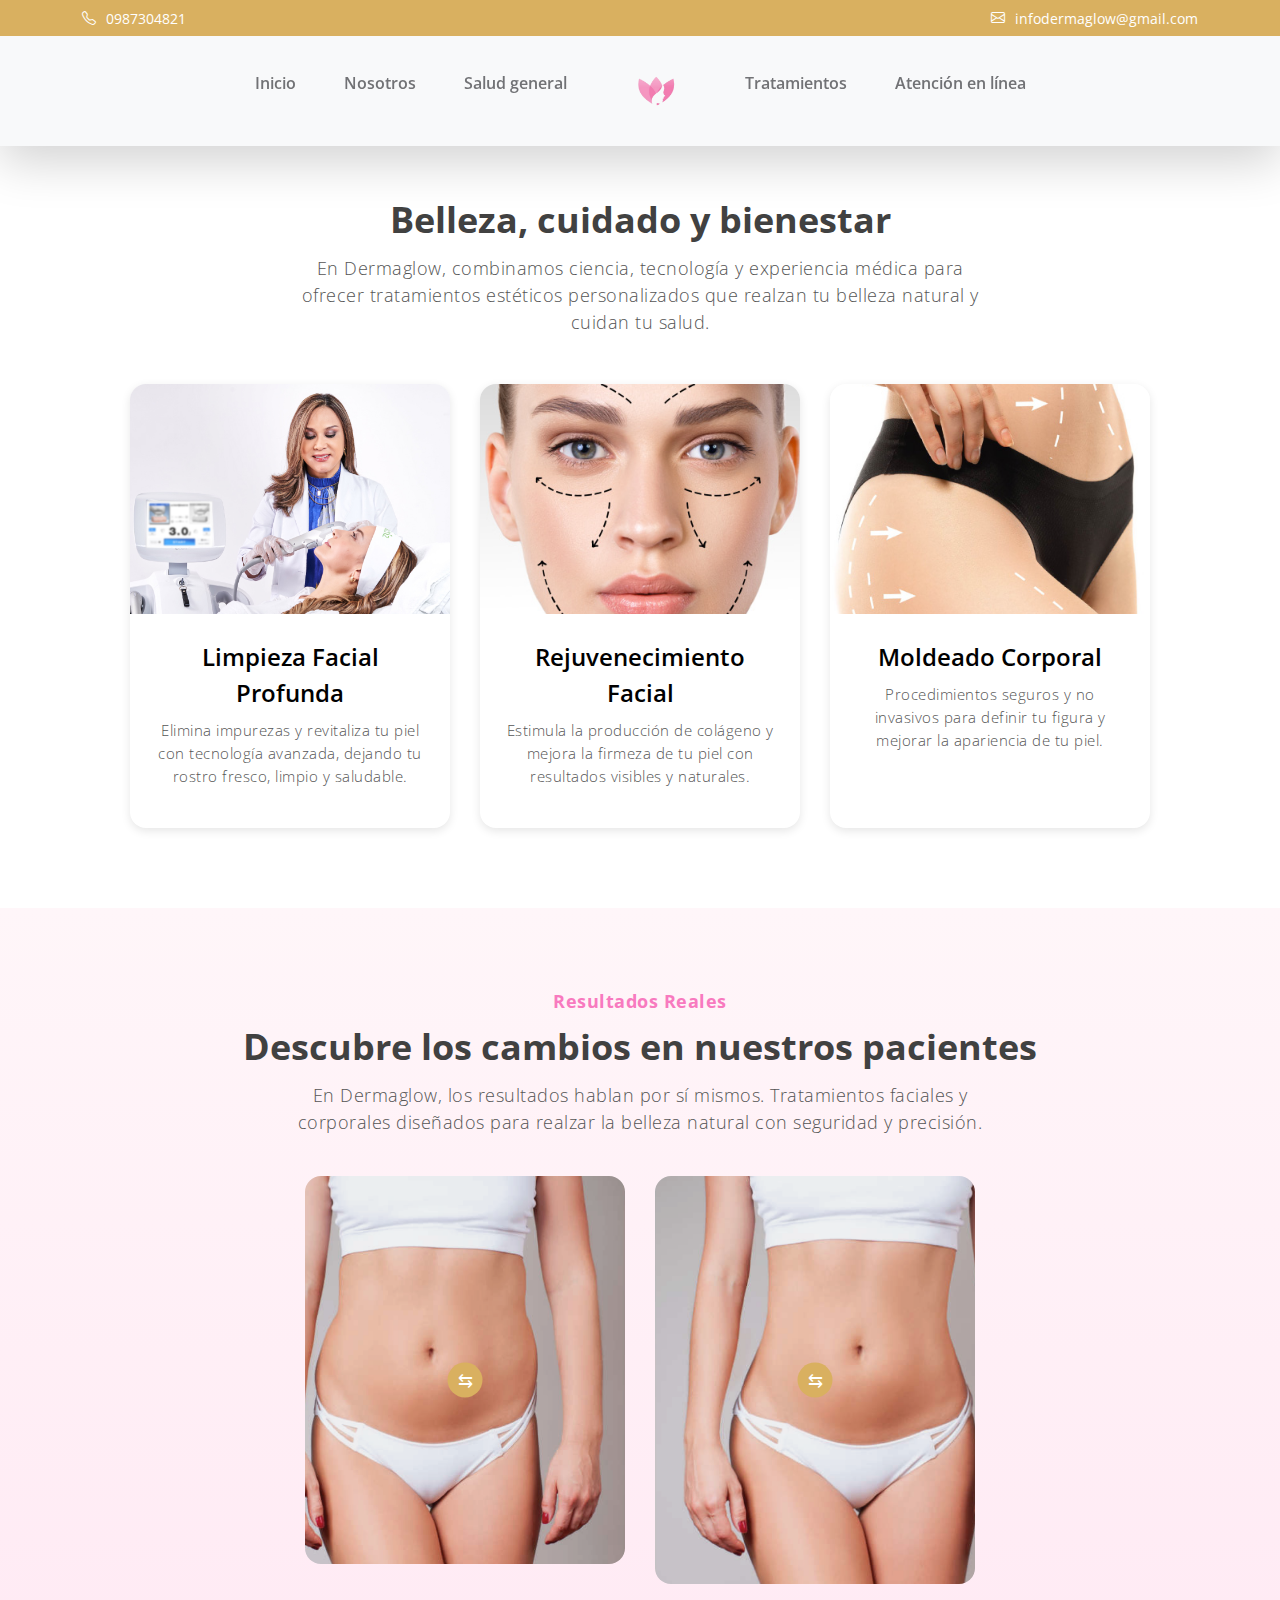
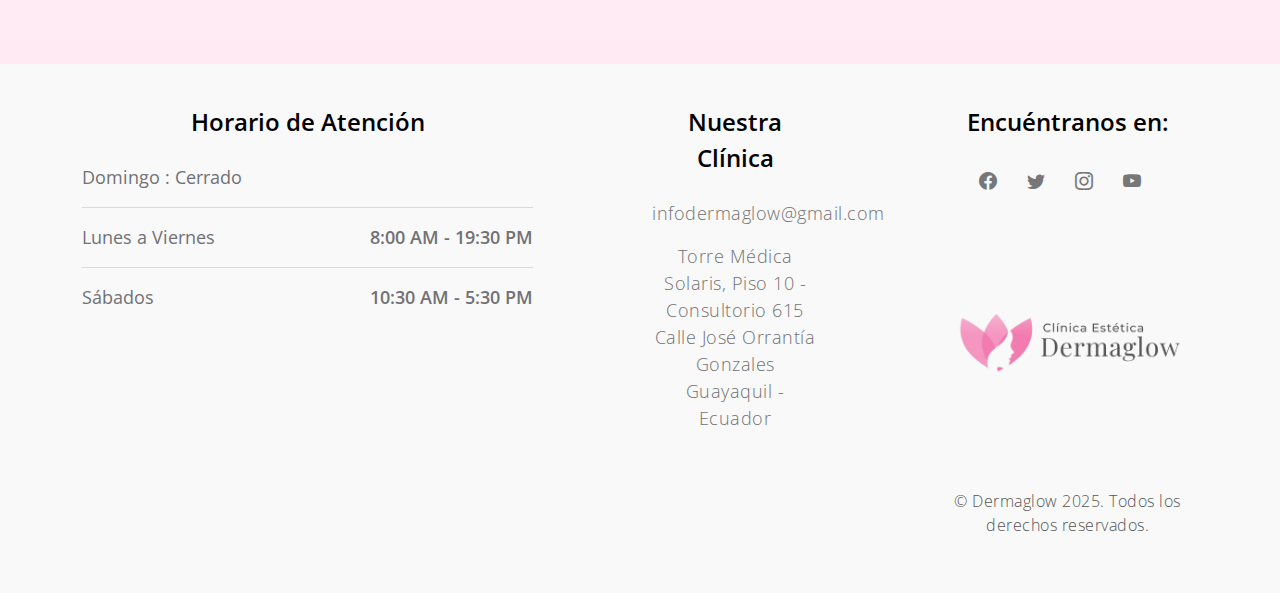
<file: Tratamientos.html>
<!doctype html>
<html lang="es">
<head>
  <meta charset="utf-8">
  <meta name="viewport" content="width=device-width, initial-scale=1">

  <title>Clínica Estética - Dermaglow</title>

  <!-- CSS -->
  <link rel="preconnect" href="https://fonts.googleapis.com">
  <link rel="preconnect" href="https://fonts.gstatic.com" crossorigin>
  <link href="https://fonts.googleapis.com/css2?family=Open+Sans:wght@300;400;600;700&display=swap" rel="stylesheet">
  <link href="css/bootstrap.min.css" rel="stylesheet">
  <link href="css/bootstrap-icons.css" rel="stylesheet">
  <link href="css/Style_dermaglow.css" rel="stylesheet">

  <style>
    :root { --topbar-h: 36px; }

    /* barra arriba */
    .top-bar{
      position: fixed;
      top: 0; left: 0; right: 0;
      z-index: 1040;
      background: #d9b060;
      color:#fff;
      font-size:14px;
      height: var(--topbar-h);
      display: flex;
      align-items: center;
    }
    .top-bar i{ margin-right:6px; }

    /* navbar debajo de la barra */
    .navbar.fixed-top{
      top: var(--topbar-h);
    }

    /* MUY IMPORTANTE: esto debe ir en TODAS las páginas */
    body{
      padding-top: calc(var(--topbar-h) + 72px); /* 72px ≈ alto navbar */
    }
  </style>
</head>
<body id="top">

  <!-- BARRA SUPERIOR -->
  <div class="top-bar">
    <div class="container d-flex justify-content-between align-items-center">
      <div><i class="bi bi-telephone"></i> 0987304821</div>
      <div><i class="bi bi-envelope"></i> infodermaglow@gmail.com</div>
    </div>
  </div>

  <!-- NAVBAR -->
  <nav class="navbar navbar-expand-lg bg-light fixed-top shadow-lg">
    <div class="container">

      <!-- logo en móvil -->
      <a class="navbar-brand mx-auto d-lg-none" href="index.html">
        <img src="images/gallery/Image_logo_two.png" alt="Dermaglow Logo" class="img-fluid" style="max-height: 70px;">
      </a>

      <button class="navbar-toggler" type="button" data-bs-toggle="collapse" data-bs-target="#navbarNav" aria-controls="navbarNav" aria-expanded="false" aria-label="Toggle navigation">
        <span class="navbar-toggler-icon"></span>
      </button>

      <div class="collapse navbar-collapse" id="navbarNav">
        <ul class="navbar-nav mx-auto">

          <!-- página inicio -->
          <li class="nav-item">
            <a class="nav-link" href="index.html">Inicio</a>
          </li>

          <!-- página nosotros -->
          <li class="nav-item">
            <a class="nav-link" href="Nosotros.html">Nosotros</a>
          </li>

          <!-- página salud general -->
          <li class="nav-item">
            <a class="nav-link" href="Salud.html">Salud general</a>
          </li>

          <!-- logo al centro en desktop -->
          <a class="navbar-brand d-none d-lg-block" href="index.html">
            <img src="images/gallery/Image_logo_two.png" alt="Dermaglow Logo" class="img-fluid" style="max-height: 70px;">
          </a>

          <!-- página tratamientos -->
          <li class="nav-item">
            <a class="nav-link" href="Tratamientos.html">Tratamientos</a>
          </li>

          <!-- página contacto -->
          <li class="nav-item">
            <a class="nav-link" href="Contacto.html">Atención en línea</a>
          </li>
        </ul>
      </div>
    </div>
  </nav>

    <main>
        <!-- SECCIÓN TRATAMIENTOS -->
<section id="tratamientos" style="background-color:#ffffff; padding:80px 8%;">
  <div class="container">

    <!-- Encabezado -->
    <div class="text-center mb-5">
      <p style="color:#f87abf; letter-spacing:2px; margin-bottom:5px;">
      </p>
      <h2 style="color:#414141;">
        Belleza, cuidado y bienestar
      </h2>
      <p style="color:#555; max-width:700px; margin:auto;">
        En Dermaglow, combinamos ciencia, tecnología y experiencia médica para ofrecer tratamientos estéticos personalizados que realzan tu belleza natural y cuidan tu salud.
      </p>
    </div>

    <!-- Tarjetas de tratamientos -->
    <div style="display:flex; flex-wrap:wrap; justify-content:center; gap:30px;">

      <!-- Tratamiento 1 -->
      <div style="background:white; border-radius:16px; box-shadow:0 3px 10px rgba(0,0,0,0.1); width:320px; overflow:hidden; text-align:center;">
        <img src="images/gallery/Image_1.jpg" alt="Tratamiento Facial" style="width:100%; height:230px; object-fit:cover;">
        <div style="padding:25px;">
          <h5>Limpieza Facial Profunda</h5>
          <p style="color:#555; font-size:0.95em;">
            Elimina impurezas y revitaliza tu piel con tecnología avanzada, dejando tu rostro fresco, limpio y saludable.
          </p>
        </div>
      </div>

      <!-- Tratamiento 2 -->
      <div style="background:white; border-radius:16px; box-shadow:0 3px 10px rgba(0,0,0,0.1); width:320px; overflow:hidden; text-align:center;">
        <img src="images/gallery/Image_18.jpg" alt="Rejuvenecimiento Facial" style="width:100%; height:230px; object-fit:cover;">
        <div style="padding:25px;">
          <h5>Rejuvenecimiento Facial</h5>
          <p style="color:#555; font-size:0.95em;">
            Estimula la producción de colágeno y mejora la firmeza de tu piel con resultados visibles y naturales.
          </p>
        </div>
      </div>

      <!-- Tratamiento 3 -->
      <div style="background:white; border-radius:16px; box-shadow:0 3px 10px rgba(0,0,0,0.1); width:320px; overflow:hidden; text-align:center;">
        <img src="images/gallery/Image_19.jpg" alt="Tratamiento Corporal" style="width:100%; height:230px; object-fit:cover;">
        <div style="padding:25px;">
          <h5>Moldeado Corporal</h5>
          <p style="color:#555; font-size:0.95em;">
            Procedimientos seguros y no invasivos para definir tu figura y mejorar la apariencia de tu piel.
          </p>
        </div>
      </div>

    </div>
  </div>
</section>
<!-- SECCIÓN RESULTADOS -->
<section id="resultados" style="background: linear-gradient(180deg, #fff6f9 0%, #ffeaf4 100%); padding:80px 8%;">
  <div style="text-align:center; margin-bottom:40px;">
    <p style="color:#f87abf; margin-bottom:5px;"><strong>Resultados Reales</strong></p>
    <h2 style="color:#414141;">Descubre los cambios en nuestros pacientes</h2>
    <p style="color:#555; max-width:750px; margin:auto;">
      En Dermaglow, los resultados hablan por sí mismos. Tratamientos faciales y corporales diseñados para realzar la belleza natural con seguridad y precisión.
    </p>
  </div>

  <!-- Galería de comparaciones -->
  <div style="display:flex; flex-wrap:wrap; justify-content:center; gap:30px;">

    <!-- Imagen 1 -->
    <div style="width:320px; position:relative;">
      <img src="images/gallery/antes_1.png" alt="Antes" style="width:100%; border-radius:16px; filter:brightness(0.95);">
    <div style="position:absolute; top:50%; left:50%; transform:translate(-50%, -50%);
                  background-color:#d9b060; color:white; border-radius:50%; width:35px; height:35px;
                  display:flex; align-items:center; justify-content:center; font-size:18px;">⇆</div>
    </div>

    <!-- Imagen 2 -->
    <div style="width:320px; position:relative;">
      <img src="images/gallery/despues_1.png" alt="Antes" style="width:100%; border-radius:16px; filter:brightness(0.95);">
      <div style="position:absolute; top:50%; left:50%; transform:translate(-50%, -50%);
                  background-color:#d9b060; color:white; border-radius:50%; width:35px; height:35px;
                  display:flex; align-items:center; justify-content:center; font-size:18px;">⇆</div>
    </div>

  </div>
</section>

    </main>

        <footer class="site-footer section-padding" id="contact">
    <div class="container">
        <div class="row">

            <!-- Horario de atención -->
            <div class="col-lg-5 me-auto col-12">
                <h5 class="mb-lg-4 mb-3">Horario de Atención</h5>
                <ul class="list-group list-group-flush">
                    <li class="list-group-item d-flex">
                        Domingo : Cerrado
                    </li>
                    <li class="list-group-item d-flex justify-content-between">
                        Lunes a Viernes <span>8:00 AM - 19:30 PM</span>
                    </li>
                    <li class="list-group-item d-flex justify-content-between">
                        Sábados <span>10:30 AM - 5:30 PM</span>
                    </li>
                </ul>
            </div>

            <!-- Información de la clínica -->
            <div class="col-lg-2 col-md-6 col-12 my-4 my-lg-0">
                <h5 class="mb-lg-4 mb-3">Nuestra Clínica</h5>
                <p>
                    <a href="mailto:infodermaglow@gmail.com">infodermaglow@gmail.com</a>
                </p>
                <p>
                    Torre Médica Solaris, Piso 10 - Consultorio 615<br>
                    Calle José Orrantía Gonzales<br>
                    Guayaquil - Ecuador
                </p>
            </div>

            <!-- Redes sociales y logo -->
            <div class="col-lg-3 col-md-6 col-12 ms-auto text-center">
                <h5 class="mb-lg-4 mb-2">Encuéntranos en:</h5>
                <ul class="social-icon">
                    <li><a href="#" class="social-icon-link bi-facebook"></a></li>
                    <li><a href="#" class="social-icon-link bi-twitter"></a></li>
                    <li><a href="#" class="social-icon-link bi-instagram"></a></li>
                    <li><a href="#" class="social-icon-link bi-youtube"></a></li>
                </ul>

                <div class="footer-bottom">
                    <img src="images/gallery/Image_logo_one.png" alt="Logo Dermaglow" class="footer-logo">
                    <p class="copyright-text">
                        © Dermaglow 2025. Todos los derechos reservados.
                    </p>
                </div>
            </div>

        </div>
    </div>
</footer>
        <!-- JAVASCRIPT FILES -->
        <script src="js/jquery.min.js"></script>
        <script src="js/bootstrap.bundle.min.js"></script>
        <script src="js/owl.carousel.min.js"></script>
        <script src="js/scrollspy.min.js"></script>
        <script src="js/custom.js"></script>
<!--

TemplateMo 566 Medic Care

https://templatemo.com/tm-566-medic-care

-->
    </body>
</html>
</file>
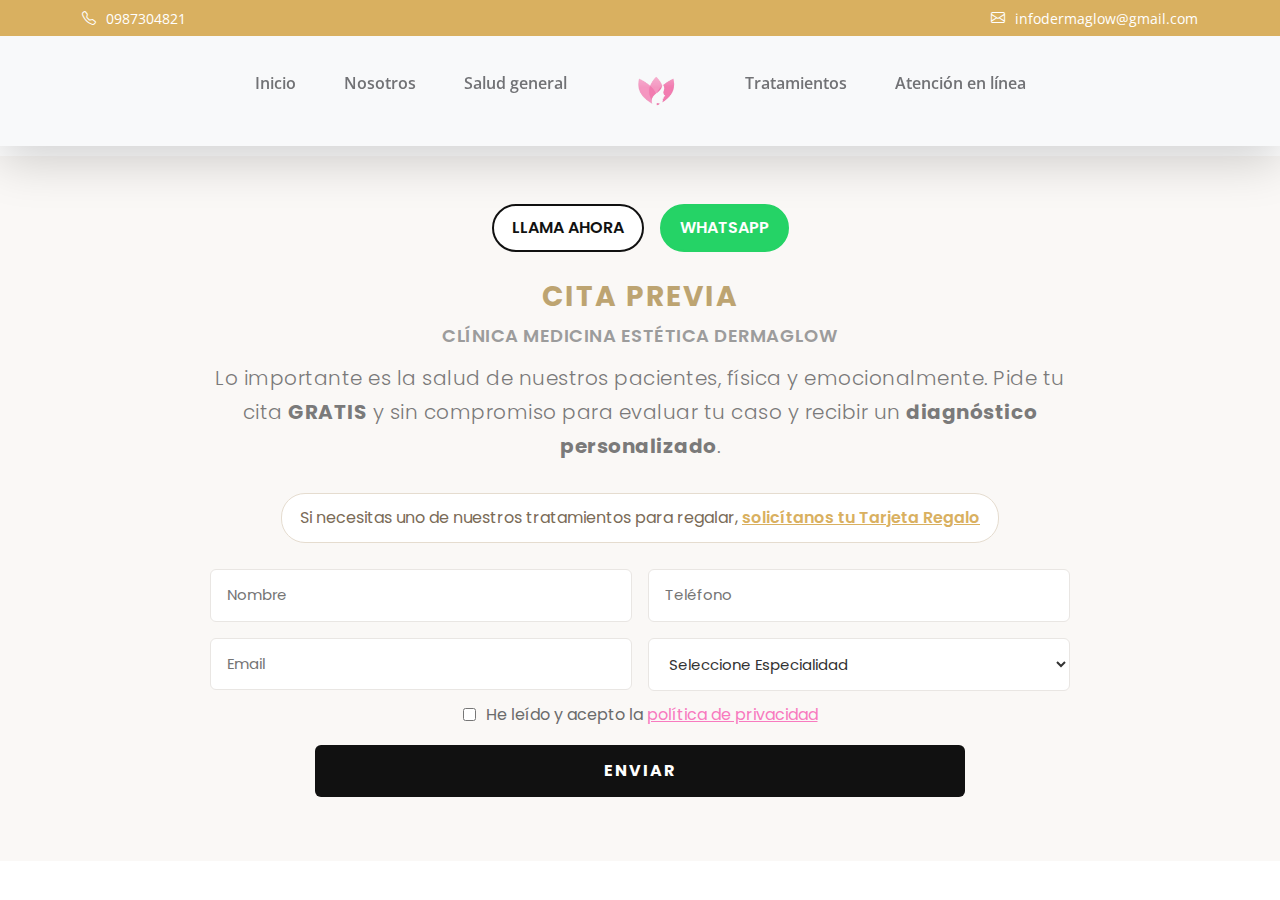
<file: Dermaglow/Contacto.html>
<!doctype html>
<html lang="es">
<head>
  <meta charset="utf-8">
  <meta name="viewport" content="width=device-width, initial-scale=1">

  <title>CLÍNICA MEDICINA ESTÉTICA - Dermaglow</title>

  <!-- CSS -->
  <link rel="preconnect" href="https://fonts.googleapis.com">
  <link rel="preconnect" href="https://fonts.gstatic.com" crossorigin>
  <link href="https://fonts.googleapis.com/css2?family=Open+Sans:wght@300;400;600;700&display=swap" rel="stylesheet">
  <link href="css/bootstrap.min.css" rel="stylesheet">
  <link href="css/bootstrap-icons.css" rel="stylesheet">
  <link href="css/Style_dermaglow.css" rel="stylesheet">

  <style>
    :root { --topbar-h: 36px; }

    /* barra arriba */
    .top-bar{
      position: fixed;
      top: 0; left: 0; right: 0;
      z-index: 1040;
      background: #d9b060;
      color:#fff;
      font-size:14px;
      height: var(--topbar-h);
      display: flex;
      align-items: center;
    }
    .top-bar i{ margin-right:6px; }

    /* navbar debajo de la barra */
    .navbar.fixed-top{
      top: var(--topbar-h);
    }

    /* MUY IMPORTANTE: esto debe ir en TODAS las páginas */
    body{
      padding-top: calc(var(--topbar-h) + 72px); /* 72px ≈ alto navbar */
    }
  </style>
</head>
<body id="top">

  <!-- BARRA SUPERIOR -->
  <div class="top-bar">
    <div class="container d-flex justify-content-between align-items-center">
      <div><i class="bi bi-telephone"></i> 0987304821</div>
      <div><i class="bi bi-envelope"></i> infodermaglow@gmail.com</div>
    </div>
  </div>

  <!-- NAVBAR -->
  <nav class="navbar navbar-expand-lg bg-light fixed-top shadow-lg">
    <div class="container">

      <!-- logo en móvil -->
      <a class="navbar-brand mx-auto d-lg-none" href="index.html">
        <img src="images/gallery/Image_logo_two.png" alt="Dermaglow Logo" class="img-fluid" style="max-height: 70px;">
      </a>

      <button class="navbar-toggler" type="button" data-bs-toggle="collapse" data-bs-target="#navbarNav" aria-controls="navbarNav" aria-expanded="false" aria-label="Toggle navigation">
        <span class="navbar-toggler-icon"></span>
      </button>

      <div class="collapse navbar-collapse" id="navbarNav">
        <ul class="navbar-nav mx-auto">

          <!-- página inicio -->
          <li class="nav-item">
            <a class="nav-link" href="index.html">Inicio</a>
          </li>

          <!-- página nosotros -->
          <li class="nav-item">
            <a class="nav-link" href="Nosotros.html">Nosotros</a>
          </li>

          <!-- página salud general -->
          <li class="nav-item">
            <a class="nav-link" href="Salud.html">Salud general</a>
          </li>

          <!-- logo al centro en desktop -->
          <a class="navbar-brand d-none d-lg-block" href="index.html">
            <img src="images/gallery/Image_logo_two.png" alt="Dermaglow Logo" class="img-fluid" style="max-height: 70px;">
          </a>

          <!-- página tratamientos -->
          <li class="nav-item">
            <a class="nav-link" href="Tratamientos.html">Tratamientos</a>
          </li>

          <!-- página contacto -->
          <li class="nav-item">
            <a class="nav-link" href="Contacto.html">Atención en línea</a>
          </li>
        </ul>
      </div>
    </div>
  </nav>

<!-- ================== CITA PREVIA – Dermaglow ================== -->
<link href="https://fonts.googleapis.com/css2?family=Poppins:wght@300;400;600&display=swap" rel="stylesheet">

<br>
  <br>

<section class="cita-previa" id="cita">
  <div class="cita-container">
    <!-- Botones superiores opcionales -->
    <div class="cta-row">
      <a href="tel:+593000000000" class="cta-ghost">LLAMA AHORA</a>
      <a href="https://wa.me/593000000000" target="_blank" rel="noopener" class="cta-wa">WHATSAPP</a>
    </div>

    <h3 class="titulo">CITA PREVIA</h3>
    <p class="subtitulo">CLÍNICA MEDICINA ESTÉTICA DERMAGLOW</p>

    <p class="lead">
      Lo importante es la salud de nuestros pacientes, física y emocionalmente.
      Pide tu cita <strong>GRATIS</strong> y sin compromiso para evaluar tu caso y recibir un
      <strong>diagnóstico personalizado</strong>.
    </p>

    <!-- Aviso intermedio -->
    <div class="pill">Si necesitas uno de nuestros tratamientos para regalar, <a href="#tarjeta">solicítanos tu Tarjeta Regalo</a></div>

    <!-- Formulario -->
    <form class="form-cita" action="https://formspree.io/f/xkgplblv" method="POST" novalidate>
      <div class="grid">
        <div class="field">
          <label for="nombre" class="sr-only">Nombre</label>
          <input type="text" id="nombre" name="nombre" placeholder="Nombre" required>
        </div>

        <div class="field">
          <label for="telefono" class="sr-only">Teléfono</label>
          <input type="tel" id="telefono" name="telefono" placeholder="Teléfono" inputmode="tel" pattern="[0-9+\s\-()]{7,}" required>
        </div>

        <div class="field">
          <label for="email" class="sr-only">Email</label>
          <input type="email" id="email" name="email" placeholder="Email" required>
        </div>

        <div class="field">
          <label for="especialidad" class="sr-only">Seleccione Especialidad</label>
          <select id="especialidad" name="especialidad" required>
            <option value="" selected disabled>Seleccione Especialidad</option>
            <option>Medicina estética</option>
            <option>Nutrición y Dietética</option>
            <option>Fisioterapia</option>
            <option>Dermatología</option>
            <option>Consulta general</option>
          </select>
        </div>
      </div>

      <label class="checkbox">
        <input type="checkbox" name="acepta" required>
        <span>He leído y acepto la <a href="#privacidad">política de privacidad</a></span>
      </label>

      <button type="submit" class="btn-enviar">ENVIAR</button>
    </form>
  </div>
</section>

<style>
  :root{
    --rosa:#f87abf;
    --dorado:#d9b060;
    --gris:#6b6b6b;
    --negro:#111;
    --bordes:#e9e6e3;
  }
  .cita-previa{
    font-family:'Poppins',sans-serif;
    background:#faf8f6;
    padding:48px 16px 64px;
  }
  .cita-container{
    max-width:980px;
    margin:0 auto;
    text-align:center;
  }

  /* CTAs superiores */
  .cta-row{
    display:flex; gap:16px; justify-content:center; flex-wrap:wrap; margin-bottom:24px;
  }
  .cta-ghost,.cta-wa{
    display:inline-block; padding:10px 18px; border-radius:28px; text-decoration:none; font-weight:600;
    border:2px solid var(--negro); color:var(--negro); background:#fff;
  }
  .cta-wa{ background:#25d366; border-color:#25d366; color:#fff; }
  .cta-ghost:hover{ background:#f3f3f3; }
  .cta-wa:hover{ filter:brightness(.95); }

  .titulo{
    letter-spacing:2px; color:#bda471; font-weight:700; margin:4px 0 4px; font-size:28px;
  }
  .subtitulo{
    color:#9c9c9c; margin:0 0 12px; font-weight:600;
  }
  .lead{
    color:#7a7a7a; max-width:860px; margin:0 auto 16px; line-height:1.7;
  }

  .pill{
    display:inline-block; padding:12px 18px; border:1px solid #e5dccf; border-radius:24px;
    background:#fff; margin:14px 0 26px; color:#7a6b57;
  }
  .pill a{ color:var(--dorado); font-weight:600; text-decoration:underline; }

  .form-cita{ max-width:860px; margin:0 auto; }
  .grid{
    display:grid; grid-template-columns:1fr 1fr; gap:16px; margin-bottom:12px;
  }
  .field input,.field select{
    width:100%; padding:14px 16px; border-radius:6px; border:1px solid var(--bordes);
    background:#fff; font-size:15px; color:#333; outline:none; transition:border-color .2s, box-shadow .2s;
  }
  .field input:focus,.field select:focus{
    border-color:var(--rosa); box-shadow:0 0 0 3px #f87abf22;
  }
  .checkbox{
    display:flex; align-items:center; gap:10px; justify-content:center; color:var(--gris);
    margin:8px 0 18px;
  }
  .checkbox a{ color:var(--rosa); text-decoration:underline; }

  .btn-enviar{
    width:100%; max-width:650px; padding:14px 24px; border:none; border-radius:6px;
    background:var(--negro); color:#fff; font-weight:700; letter-spacing:2px; cursor:pointer;
    transition:transform .05s ease, filter .2s ease;
  }
  .btn-enviar:hover{ filter:brightness(1.05); }
  .btn-enviar:active{ transform:translateY(1px); }

  /* Accesibilidad */
  .sr-only{
    position:absolute; width:1px; height:1px; padding:0; margin:-1px; overflow:hidden; clip:rect(0,0,0,0); border:0;
  }

  /* Responsive */
  @media (max-width:720px){
    .grid{ grid-template-columns:1fr; }
    .titulo{ font-size:24px; }
  }
</style>
<!-- ================== /CITA PREVIA ================== -->
</file>
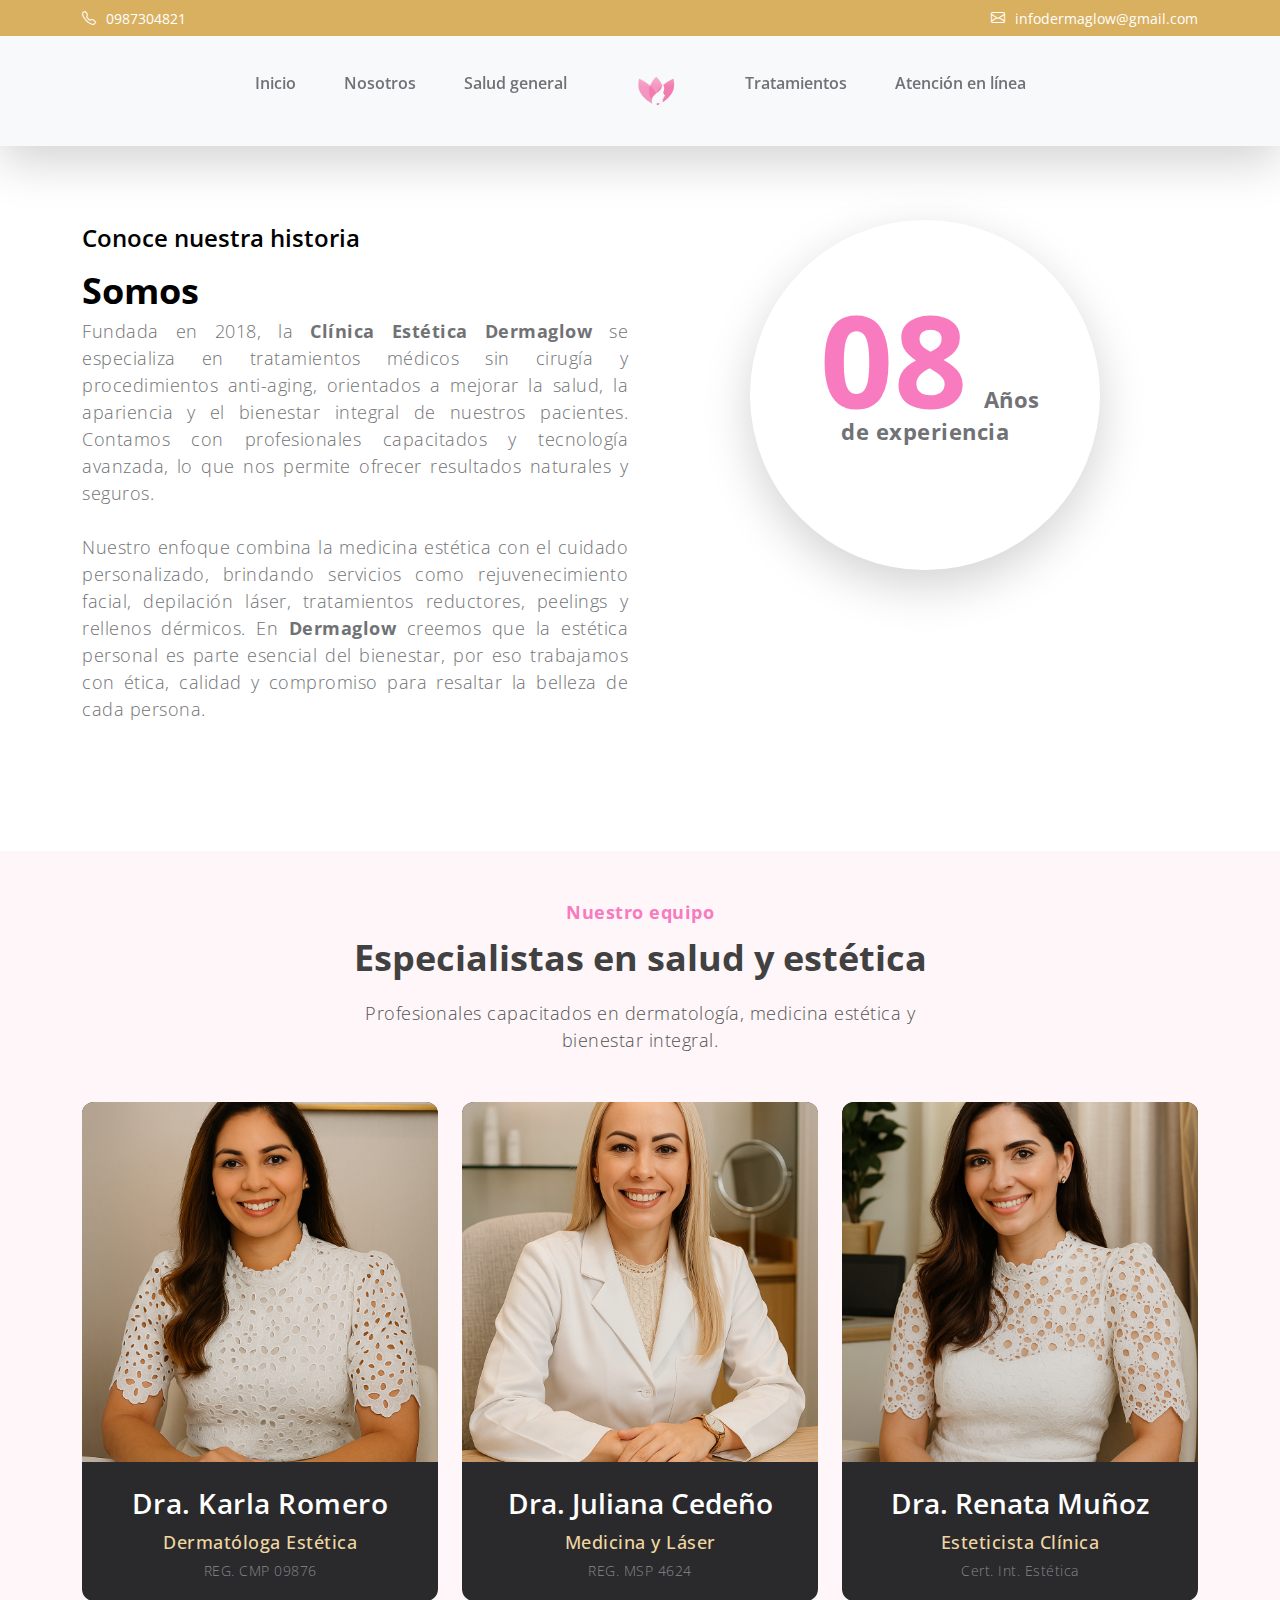
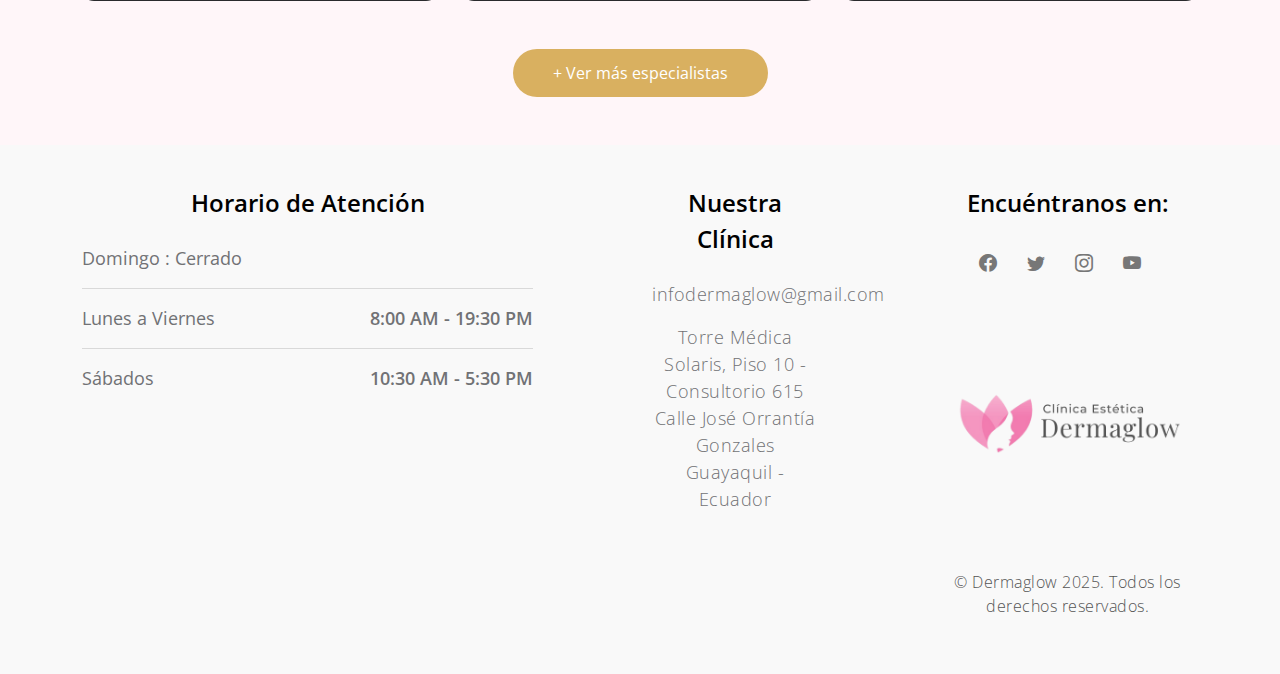
<file: Dermaglow/Nosotros.html>
<!doctype html>
<html lang="es">
<head>
  <meta charset="utf-8">
  <meta name="viewport" content="width=device-width, initial-scale=1">

  <title>Clínica Estética - Dermaglow</title>

  <!-- CSS -->
  <link rel="preconnect" href="https://fonts.googleapis.com">
  <link rel="preconnect" href="https://fonts.gstatic.com" crossorigin>
  <link href="https://fonts.googleapis.com/css2?family=Open+Sans:wght@300;400;600;700&display=swap" rel="stylesheet">
  <link href="css/bootstrap.min.css" rel="stylesheet">
  <link href="css/bootstrap-icons.css" rel="stylesheet">
  <link href="css/Style_dermaglow.css" rel="stylesheet">

  <style>
    :root { --topbar-h: 36px; }

    /* barra arriba */
    .top-bar{
      position: fixed;
      top: 0; left: 0; right: 0;
      z-index: 1040;
      background: #d9b060;
      color:#fff;
      font-size:14px;
      height: var(--topbar-h);
      display: flex;
      align-items: center;
    }
    .top-bar i{ margin-right:6px; }

    /* navbar debajo de la barra */
    .navbar.fixed-top{
      top: var(--topbar-h);
    }

    /* MUY IMPORTANTE: esto debe ir en TODAS las páginas */
    body{
      padding-top: calc(var(--topbar-h) + 72px); /* 72px ≈ alto navbar */
    }
  </style>
</head>
<body id="top">

  <!-- BARRA SUPERIOR -->
  <div class="top-bar">
    <div class="container d-flex justify-content-between align-items-center">
      <div><i class="bi bi-telephone"></i> 0987304821</div>
      <div><i class="bi bi-envelope"></i> infodermaglow@gmail.com</div>
    </div>
  </div>

  <!-- NAVBAR -->
  <nav class="navbar navbar-expand-lg bg-light fixed-top shadow-lg">
    <div class="container">

      <!-- logo en móvil -->
      <a class="navbar-brand mx-auto d-lg-none" href="Index.html">
        <img src="images/gallery/Image_logo_two.png" alt="Dermaglow Logo" class="img-fluid" style="max-height: 70px;">
      </a>

      <button class="navbar-toggler" type="button" data-bs-toggle="collapse" data-bs-target="#navbarNav" aria-controls="navbarNav" aria-expanded="false" aria-label="Toggle navigation">
        <span class="navbar-toggler-icon"></span>
      </button>

      <div class="collapse navbar-collapse" id="navbarNav">
        <ul class="navbar-nav mx-auto">

          <!-- página inicio -->
          <li class="nav-item">
            <a class="nav-link" href="Index.html">Inicio</a>
          </li>

          <!-- página nosotros -->
          <li class="nav-item">
            <a class="nav-link" href="Nosotros.html">Nosotros</a>
          </li>

          <!-- página salud general -->
          <li class="nav-item">
            <a class="nav-link" href="Salud.html">Salud general</a>
          </li>

          <!-- logo al centro en desktop -->
          <a class="navbar-brand d-none d-lg-block" href="Index.html">
            <img src="images/gallery/Image_logo_two.png" alt="Dermaglow Logo" class="img-fluid" style="max-height: 70px;">
          </a>

          <!-- página tratamientos -->
          <li class="nav-item">
            <a class="nav-link" href="Tratamientos.html">Tratamientos</a>
          </li>

          <!-- página contacto -->
          <li class="nav-item">
            <a class="nav-link" href="Contacto.html">Atención en línea</a>
          </li>
        </ul>
      </div>
    </div>
  </nav>

    <main>

            <section class="section-padding" id="about">
                <div class="container">
                    <div class="row">

                        <div class="col-lg-6 col-md-6 col-12">
                            <h5>Conoce nuestra historia</h2>
                    <h2 class="mt-auto mb-2">
                                    Somos
                                  <div class="animated-info">
                                        <span class="animated-item">#Belleza</span>
                                        <span class="animated-item">#Armonía</span>
                                        <span class="animated-item">#Salud</span>
                                    </div>
                                    <br>
                            <p style="text-align: justify;">
                                Fundada en 2018, la <strong>Clínica Estética Dermaglow</strong> se especializa en tratamientos médicos sin cirugía y procedimientos anti-aging, orientados a mejorar la salud, la apariencia y el bienestar integral de nuestros pacientes. Contamos con profesionales capacitados y tecnología avanzada, lo que nos permite ofrecer resultados naturales y seguros. 
                                <br><br>
                                Nuestro enfoque combina la medicina estética con el cuidado personalizado, brindando servicios como rejuvenecimiento facial, depilación láser, tratamientos reductores, peelings y rellenos dérmicos. En <strong>Dermaglow</strong> creemos que la estética personal es parte esencial del bienestar, por eso trabajamos con ética, calidad y compromiso para resaltar la belleza de cada persona.</p>
                        </div>

                        <div class="col-lg-4 col-md-5 col-12 mx-auto">
                            <div class="featured-circle bg-white shadow-lg d-flex justify-content-center align-items-center">
                                <p class="featured-text"><span class="featured-number">08</span> Años<br> de experiencia</p>
                            </div>
                        </div>

                    </div>
                </div>
            </section>

            <!-- ESPECIALISTAS -->
<section id="especialistas" class="py-5" style="background:#fff6f9;">
  <div class="container">

    <!-- título -->
    <div class="text-center mb-5">
        <p style="color:#f87abf; margin-bottom:5px;">
            <strong>Nuestro equipo</strong></p>      
        <h2 style="color:#414141;">
        Especialistas en salud y estética
      </h2>
      <p style="color:#525252; max-width:620px; margin:15px auto 0;">
        Profesionales capacitados en dermatología, medicina estética y bienestar integral.
      </p>
    </div>

    <div class="row g-4 justify-content-center">

      <!-- especialista 1 -->
      <div class="col-md-4">
        <div style="background:#2a2a2d; border-radius:12px; overflow:hidden; text-align:center;">
          <img src="images/gallery/Image_15.png" alt="Dra. Ana Romero" style="width:100%; height:360px; object-fit:cover;">
          <div style="padding:20px;">
            <h4 style="color:#fff; margin-bottom:5px; letter-spacing:0.5px;">Dra. Karla Romero</h4>
            <p style="color:#f0d7a2; font-weight:500; margin-bottom:5px;">Dermatóloga Estética</p>
            <p style="color:#888; font-size:0.85rem; margin-bottom:0;">REG. CMP 09876</p>
          </div>
        </div>
      </div>

      <!-- especialista 2 -->
      <div class="col-md-4">
        <div style="background:#2a2a2d; border-radius:12px; overflow:hidden; text-align:center;">
          <img src="images/gallery/Image_16.png" alt="Dra. Juliana Cedeño" style="width:100%; height:360px; object-fit:cover;">
          <div style="padding:20px;">
            <h4 style="color:#fff; margin-bottom:5px;">Dra. Juliana Cedeño</h4>
            <p style="color:#f0d7a2; font-weight:500; margin-bottom:5px;">Medicina y Láser</p>
            <p style="color:#888; font-size:0.85rem; margin-bottom:0;">REG. MSP 4624</p>
          </div>
        </div>
      </div>

      <!-- especialista 3 -->
      <div class="col-md-4">
        <div style="background:#2a2a2d; border-radius:12px; overflow:hidden; text-align:center;">
          <img src="images/gallery/Image_17.png" alt="Tatiana Perillo" style="width:100%; height:360px; object-fit:cover;">
          <div style="padding:20px;">
            <h4 style="color:#fff; margin-bottom:5px;">Dra. Renata Muñoz</h4>
            <p style="color:#f0d7a2; font-weight:500; margin-bottom:5px;">Esteticista Clínica</p>
            <p style="color:#888; font-size:0.85rem; margin-bottom:0;">Cert. Int. Estética</p>
          </div>
        </div>
      </div>

    </div>

    <!-- botón -->
    <div class="text-center mt-5">
      <a href="contacto.html" 
         style="display:inline-block; background-color: #d9b060; color:#ffffff; padding:12px 40px; border-radius:30px; text-decoration:none;">
        + Ver más especialistas
      </a>
    </div>

  </div>
</section>


        <footer class="site-footer section-padding" id="contact">
    <div class="container">
        <div class="row">

            <!-- Horario de atención -->
            <div class="col-lg-5 me-auto col-12">
                <h5 class="mb-lg-4 mb-3">Horario de Atención</h5>
                <ul class="list-group list-group-flush">
                    <li class="list-group-item d-flex">
                        Domingo : Cerrado
                    </li>
                    <li class="list-group-item d-flex justify-content-between">
                        Lunes a Viernes <span>8:00 AM - 19:30 PM</span>
                    </li>
                    <li class="list-group-item d-flex justify-content-between">
                        Sábados <span>10:30 AM - 5:30 PM</span>
                    </li>
                </ul>
            </div>

            <!-- Información de la clínica -->
            <div class="col-lg-2 col-md-6 col-12 my-4 my-lg-0">
                <h5 class="mb-lg-4 mb-3">Nuestra Clínica</h5>
                <p>
                    <a href="mailto:infodermaglow@gmail.com">infodermaglow@gmail.com</a>
                </p>
                <p>
                    Torre Médica Solaris, Piso 10 - Consultorio 615<br>
                    Calle José Orrantía Gonzales<br>
                    Guayaquil - Ecuador
                </p>
            </div>

            <!-- Redes sociales y logo -->
            <div class="col-lg-3 col-md-6 col-12 ms-auto text-center">
                <h5 class="mb-lg-4 mb-2">Encuéntranos en:</h5>
                <ul class="social-icon">
                    <li><a href="#" class="social-icon-link bi-facebook"></a></li>
                    <li><a href="#" class="social-icon-link bi-twitter"></a></li>
                    <li><a href="#" class="social-icon-link bi-instagram"></a></li>
                    <li><a href="#" class="social-icon-link bi-youtube"></a></li>
                </ul>

                <div class="footer-bottom">
                    <img src="images/gallery/Image_logo_one.png" alt="Logo Dermaglow" class="footer-logo">
                    <p class="copyright-text">
                        © Dermaglow 2025. Todos los derechos reservados.
                    </p>
                </div>
            </div>

        </div>
    </div>
</footer>
        <!-- JAVASCRIPT FILES -->
        <script src="js/jquery.min.js"></script>
        <script src="js/bootstrap.bundle.min.js"></script>
        <script src="js/owl.carousel.min.js"></script>
        <script src="js/scrollspy.min.js"></script>
        <script src="js/custom.js"></script>
<!--

TemplateMo 566 Medic Care

https://templatemo.com/tm-566-medic-care

-->
    </body>
</html>
</file>
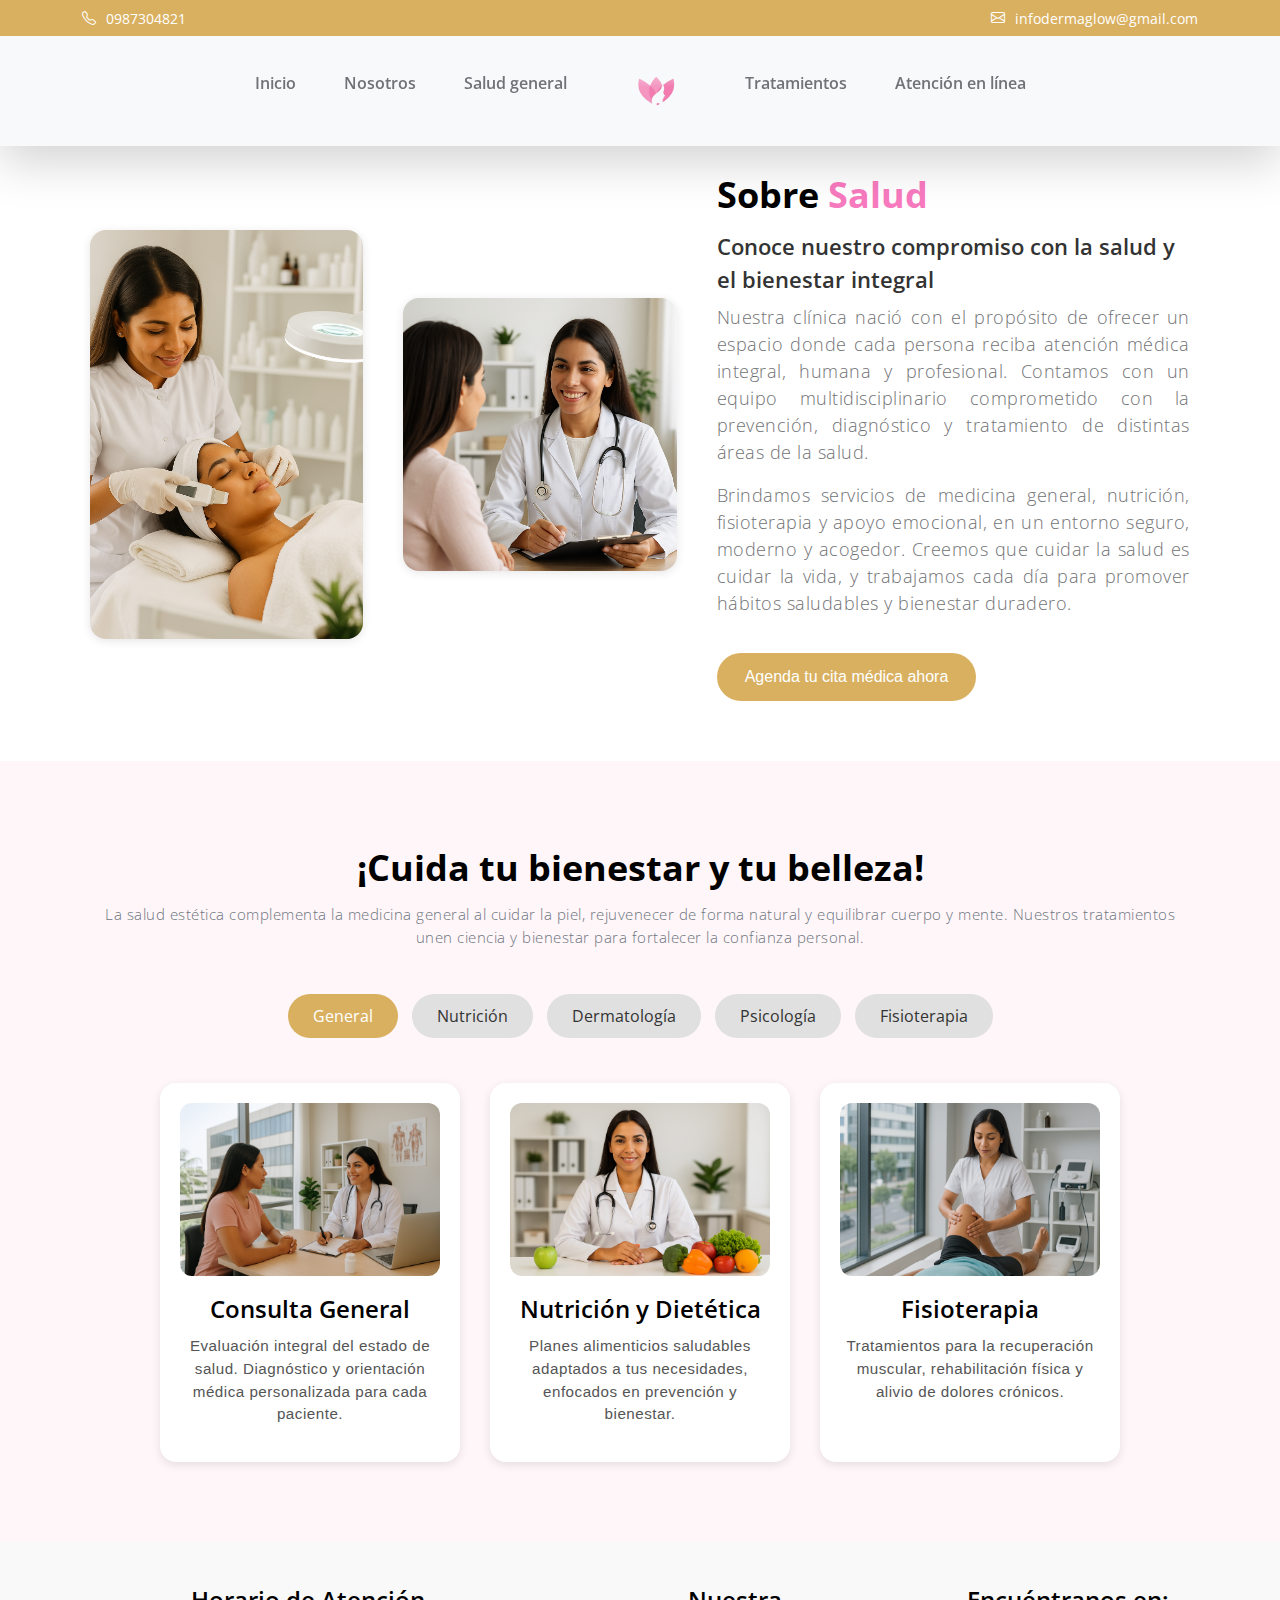
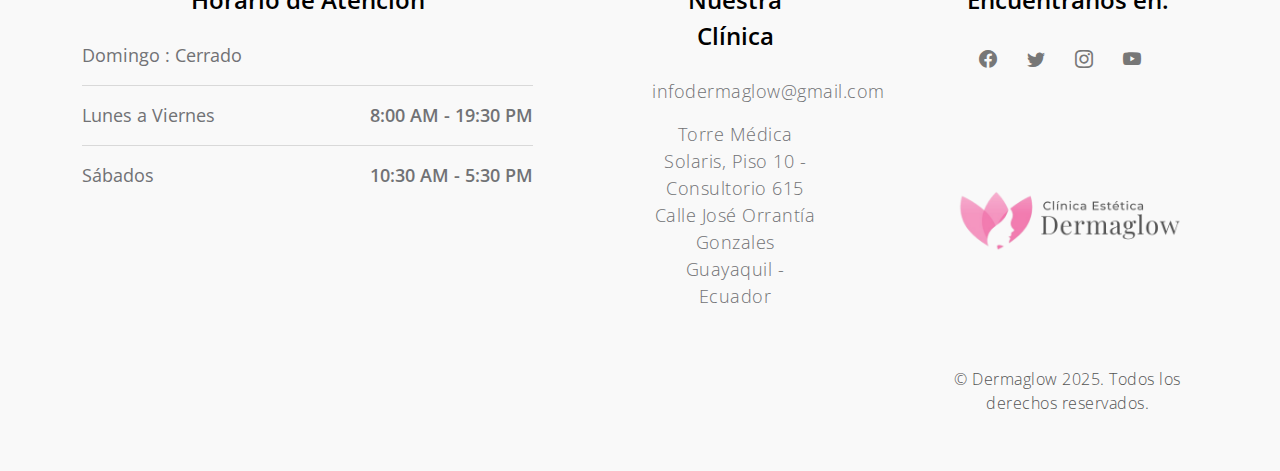
<file: Dermaglow/Salud.html>
<!doctype html>
<html lang="es">
<head>
  <meta charset="utf-8">
  <meta name="viewport" content="width=device-width, initial-scale=1">

  <title>Clínica Estética - Dermaglow</title>

  <!-- CSS -->
  <link rel="preconnect" href="https://fonts.googleapis.com">
  <link rel="preconnect" href="https://fonts.gstatic.com" crossorigin>
  <link href="https://fonts.googleapis.com/css2?family=Open+Sans:wght@300;400;600;700&display=swap" rel="stylesheet">
  <link href="css/bootstrap.min.css" rel="stylesheet">
  <link href="css/bootstrap-icons.css" rel="stylesheet">
  <link href="css/Style_dermaglow.css" rel="stylesheet">

  <style>
    :root { --topbar-h: 36px; }

    /* barra arriba */
    .top-bar{
      position: fixed;
      top: 0; left: 0; right: 0;
      z-index: 1040;
      background: #d9b060;
      color:#fff;
      font-size:14px;
      height: var(--topbar-h);
      display: flex;
      align-items: center;
    }
    .top-bar i{ margin-right:6px; }

    /* navbar debajo de la barra */
    .navbar.fixed-top{
      top: var(--topbar-h);
    }

    /* MUY IMPORTANTE: esto debe ir en TODAS las páginas */
    body{
      padding-top: calc(var(--topbar-h) + 72px); /* 72px ≈ alto navbar */
    }
  </style>
</head>
<body id="top">

  <!-- BARRA SUPERIOR -->
  <div class="top-bar">
    <div class="container d-flex justify-content-between align-items-center">
      <div><i class="bi bi-telephone"></i> 0987304821</div>
      <div><i class="bi bi-envelope"></i> infodermaglow@gmail.com</div>
    </div>
  </div>

  <!-- NAVBAR -->
  <nav class="navbar navbar-expand-lg bg-light fixed-top shadow-lg">
    <div class="container">

      <!-- logo en móvil -->
      <a class="navbar-brand mx-auto d-lg-none" href="Index.html">
        <img src="images/gallery/Image_logo_two.png" alt="Dermaglow Logo" class="img-fluid" style="max-height: 70px;">
      </a>

      <button class="navbar-toggler" type="button" data-bs-toggle="collapse" data-bs-target="#navbarNav" aria-controls="navbarNav" aria-expanded="false" aria-label="Toggle navigation">
        <span class="navbar-toggler-icon"></span>
      </button>

      <div class="collapse navbar-collapse" id="navbarNav">
        <ul class="navbar-nav mx-auto">

          <!-- página inicio -->
          <li class="nav-item">
            <a class="nav-link" href="Index.html">Inicio</a>
          </li>

          <!-- página nosotros -->
          <li class="nav-item">
            <a class="nav-link" href="Nosotros.html">Nosotros</a>
          </li>

          <!-- página salud general -->
          <li class="nav-item">
            <a class="nav-link" href="Salud.html">Salud general</a>
          </li>

          <!-- logo al centro en desktop -->
          <a class="navbar-brand d-none d-lg-block" href="Index.html">
            <img src="images/gallery/Image_logo_two.png" alt="Dermaglow Logo" class="img-fluid" style="max-height: 70px;">
          </a>

          <!-- página tratamientos -->
          <li class="nav-item">
            <a class="nav-link" href="Tratamientos.html">Tratamientos</a>
          </li>

          <!-- página contacto -->
          <li class="nav-item">
            <a class="nav-link" href="Contacto.html">Atención en línea</a>
          </li>
        </ul>
      </div>
    </div>
  </nav>

    <main>

   <section id="sobre-nos" style="background-color: #ffffff; padding: 60px 0;">
  <div style="max-width: 1100px; margin: 0 auto; display: flex; flex-wrap: wrap; align-items: center; justify-content: center; gap: 40px;">

    <!-- Imagen del centro de salud -->
    <div style="flex: 1 1 250px; text-align: center;">
      <img src="images/gallery/Image_9.png" alt="Entrada del centro de salud" style="width:100%; max-width:300px; border-radius: 16px; box-shadow: 0 2px 10px rgba(0,0,0,0.1);">
    </div>

    <!-- Imagen representando bienestar -->
    <div style="flex: 1 1 250px; text-align: center;">
      <img src="images/gallery/Image_10.png" alt="Atención médica integral" style="width:100%; max-width:300px; border-radius: 16px; box-shadow: 0 2px 10px rgba(0,0,0,0.1);">
    </div>

    <!-- Texto descriptivo -->
    <div style="flex: 1 1 450px;">
     <h2>Sobre <span style="color:#f87abf;">Salud</span></h2>

      <h6 style="color: #333">
        Conoce nuestro compromiso con la salud y el bienestar integral
      </h6>
     <p style="text-align: justify;">
        Nuestra clínica nació con el propósito de ofrecer un espacio donde cada persona reciba atención médica integral, humana y profesional. 
        Contamos con un equipo multidisciplinario comprometido con la prevención, diagnóstico y tratamiento de distintas áreas de la salud.
      </p>
      <p style="text-align: justify;">
        Brindamos servicios de medicina general, nutrición, fisioterapia y apoyo emocional, en un entorno seguro, moderno y acogedor. 
        Creemos que cuidar la salud es cuidar la vida, y trabajamos cada día para promover hábitos saludables y bienestar duradero.
      </p>

      <a href="#contacto" 
         style="display: inline-block; background-color: #d9b060; color: white; padding: 12px 28px; border-radius: 30px; 
                font-family: 'Poppins', sans-serif; text-decoration: none; margin-top: 20px; transition: 0.3s;">
         Agenda tu cita médica ahora
      </a>
    </div>
  </div>
</section>
<section id="servicos" style="background-color:#fff6f9;  padding: 80px 8%;">
  <div style="text-align:center; margin-bottom:40px;">
    <h2>¡Cuida tu bienestar y tu belleza!</h2>
    <p class="faq-sub">La salud estética complementa la medicina general al cuidar la piel, rejuvenecer de forma natural y equilibrar cuerpo y mente. Nuestros tratamientos unen ciencia y bienestar para fortalecer la confianza personal.</p>
  </div>

  <!-- Botones de categorías -->
  <div style="text-align:center; margin-bottom:40px;">
    <button style="background-color:#d9b060; color:white; border:none; padding:10px 25px; border-radius:25px; margin:5px;">General</button>
    <button style="background-color:#e0e0e0; color:#333; border:none; padding:10px 25px; border-radius:25px; margin:5px;">Nutrición</button>
    <button style="background-color:#e0e0e0; color:#333; border:none; padding:10px 25px; border-radius:25px; margin:5px;">Dermatología</button>
    <button style="background-color:#e0e0e0; color:#333; border:none; padding:10px 25px; border-radius:25px; margin:5px;">Psicología</button>
    <button style="background-color:#e0e0e0; color:#333; border:none; padding:10px 25px; border-radius:25px; margin:5px;">Fisioterapia</button>

  </div>

  <!-- Tarjetas de servicios -->
  <div style="display:flex; flex-wrap:wrap; justify-content:center; gap:30px; max-width:1100px; margin:0 auto;">
    
    <!-- Servicio 1 -->
    <div style="background:white; border-radius:16px; box-shadow:0 3px 10px rgba(0,0,0,0.1); width:300px; padding:20px; text-align:center;">
      <img src="images/gallery/Image_11.png" alt="Consulta médica general" style="width:100%; border-radius:12px; margin-bottom:15px;">
      <h5>Consulta General</h5>
      <p style="color:#555; font-family:'Poppins', sans-serif; font-size:0.95em;">
        Evaluación integral del estado de salud. Diagnóstico y orientación médica personalizada para cada paciente.
      </p>
    </div>

    <!-- Servicio 2 -->
    <div style="background:white; border-radius:16px; box-shadow:0 3px 10px rgba(0,0,0,0.1); width:300px; padding:20px; text-align:center;">
      <img src="images/gallery/Image_13.png" alt="Consulta nutricional" style="width:100%; border-radius:12px; margin-bottom:15px;">
      <h5>Nutrición y Dietética</h5>
      <p style="color:#555; font-family:'Poppins', sans-serif; font-size:0.95em;">
        Planes alimenticios saludables adaptados a tus necesidades, enfocados en prevención y bienestar.
      </p>
    </div>

    <!-- Servicio 3 -->
    <div style="background:white; border-radius:16px; box-shadow:0 3px 10px rgba(0,0,0,0.1); width:300px; padding:20px; text-align:center;">
      <img src="images/gallery/Image_14.png" alt="Terapia física" style="width:100%; border-radius:12px; margin-bottom:15px;">
      <h5>Fisioterapia</h5>
      <p style="color:#555; font-family:'Poppins', sans-serif; font-size:0.95em;">
        Tratamientos para la recuperación muscular, rehabilitación física y alivio de dolores crónicos.
      </p>
    </div>

  </div>
</section>
        </main>

        <footer class="site-footer section-padding" id="contact">
    <div class="container">
        <div class="row">

            <!-- Horario de atención -->
            <div class="col-lg-5 me-auto col-12">
                <h5 class="mb-lg-4 mb-3">Horario de Atención</h5>
                <ul class="list-group list-group-flush">
                    <li class="list-group-item d-flex">
                        Domingo : Cerrado
                    </li>
                    <li class="list-group-item d-flex justify-content-between">
                        Lunes a Viernes <span>8:00 AM - 19:30 PM</span>
                    </li>
                    <li class="list-group-item d-flex justify-content-between">
                        Sábados <span>10:30 AM - 5:30 PM</span>
                    </li>
                </ul>
            </div>

            <!-- Información de la clínica -->
            <div class="col-lg-2 col-md-6 col-12 my-4 my-lg-0">
                <h5 class="mb-lg-4 mb-3">Nuestra Clínica</h5>
                <p>
                    <a href="mailto:infodermaglow@gmail.com">infodermaglow@gmail.com</a>
                </p>
                <p>
                    Torre Médica Solaris, Piso 10 - Consultorio 615<br>
                    Calle José Orrantía Gonzales<br>
                    Guayaquil - Ecuador
                </p>
            </div>

            <!-- Redes sociales y logo -->
            <div class="col-lg-3 col-md-6 col-12 ms-auto text-center">
                <h5 class="mb-lg-4 mb-2">Encuéntranos en:</h5>
                <ul class="social-icon">
                    <li><a href="#" class="social-icon-link bi-facebook"></a></li>
                    <li><a href="#" class="social-icon-link bi-twitter"></a></li>
                    <li><a href="#" class="social-icon-link bi-instagram"></a></li>
                    <li><a href="#" class="social-icon-link bi-youtube"></a></li>
                </ul>

                <div class="footer-bottom">
                    <img src="images/gallery/Image_logo_one.png" alt="Logo Dermaglow" class="footer-logo">
                    <p class="copyright-text">
                        © Dermaglow 2025. Todos los derechos reservados.
                    </p>
                </div>
            </div>

        </div>
    </div>
</footer>
        <!-- JAVASCRIPT FILES -->
        <script src="js/jquery.min.js"></script>
        <script src="js/bootstrap.bundle.min.js"></script>
        <script src="js/owl.carousel.min.js"></script>
        <script src="js/scrollspy.min.js"></script>
        <script src="js/custom.js"></script>
<!--

TemplateMo 566 Medic Care

https://templatemo.com/tm-566-medic-care

-->
    </body>
</html>
</file>
<file: css/Style_dermaglow.css>
/*

TemplateMo 566 Medic Care

https://templatemo.com/tm-566-medic-care

*/

/*---------------------------------------
  CUSTOM PROPERTIES ( VARIABLES )             
-----------------------------------------*/
:root {
  --white-color:                  #FFFFFF;
  --primary-color:                #247cff;
  --section-bg-color:             #F9F9F9;
  --dark-color:                   #000000;
  --title-color:                  #565758;
  --p-color:                      #717275;
  --border-color:                 #eaeaea;

  --body-font-family:             'Open Sans', sans-serif;

  --h1-font-size:                 48px;
  --h2-font-size:                 36px;
  --h3-font-size:                 32px;
  --h4-font-size:                 28px;
  --h5-font-size:                 24px;
  --h6-font-size:                 22px;
  --p-font-size:                  18px;
  --menu-font-size:               16px;

  --font-weight-light:            300;
  --font-weight-normal:           400;
  --font-weight-semibold:         600;
  --font-weight-bold:             700;
}

body {
    background: var(--white-color);
    font-family: var(--body-font-family);    
    position: relative;
    padding-top: 94px;
}

/*---------------------------------------
  TYPOGRAPHY               
-----------------------------------------*/

h2,
h3,
h4,
h5,
h6 {
  color: var(--dark-color);
  line-height: inherit;
}

h1,
h2,
h3,
h4,
h5,
h6 {
  font-weight: var(--font-weight-semibold);
}

h1,
h2 {
  font-weight: var(--font-weight-bold);
}

h1 {
  font-size: var(--h1-font-size);
  line-height: normal;
}

h2 {
  font-size: var(--h2-font-size);
}

h3 {
  font-size: var(--h3-font-size);
}

h4 {
  font-size: var(--h4-font-size);
}

h5 {
  font-size: var(--h5-font-size);
}

h6 {
  font-size: var(--h6-font-size);
}

p {
  color: var(--p-color);
  font-size: var(--p-font-size);
  font-weight: var(--font-weight-light);
  letter-spacing: 0.5px;
}

a, 
button {
  touch-action: manipulation;
  transition: all 0.3s;
}

a {
  color: var(--p-color);
  text-decoration: none;
}

a:hover {
  color: var(--primary-color);
}

.section-padding {
  padding-top: 7rem;
  padding-bottom: 7rem;
}

/*---------------------------------------
  CUSTOM LINK               
-----------------------------------------*/
.custom-link {
  display: inline-block;
  text-decoration: none;
  border: 1px solid var(--border-color);
  color: var(--primary-color);
  pointer-events: auto;
  font-weight: var(--font-weight-semibold);
  line-height: 40px;
  position: relative;
  padding: 0 30px;
  box-sizing: border-box;
  margin: 0;
  -webkit-user-select: none;
     -moz-user-select: none;
      -ms-user-select: none;
          user-select: none;
  overflow: hidden;
  border-radius: 0;
  text-transform: uppercase;
}

.custom-link::before {
  content: attr(data-hover);
  background-color: var(--border-color);
  color: var(--primary-color);
  position: absolute;
  top: 100%;
  bottom: 0;
  left: 0;
  transition: all 300ms cubic-bezier(0.19, 1, 0.56, 1);
  right: 0;
  text-align: center;
}

.custom-link:hover::before {
  top: 0;
}

b,
strong {
  font-weight: var(--font-weight-bold);
}

/*---------------------------------------
  LIST GROUP               
-----------------------------------------*/
.list-group-item {
  background-color: transparent;
  color: var(--p-color);
  font-size: var(--p-font-size);
  padding: 1rem 0;
}

.list-group-item:first-child {
  padding-top: 0;
}

.list-group-item span {
  font-weight: var(--font-weight-semibold);
  margin-left: auto;
}

/*---------------------------------------
  ANIMATED TEXT              
-----------------------------------------*/
.animated {
  position: relative;
}

.animated-info {
  display: inline-block;
  vertical-align: top;
  min-width: 250px;
  position: relative;
}

.top-bar {
    background-color: #d9b060; /* Amarillo estilo Renaissance */
    color: #ffffff;
    font-size: 14px;
}

.top-bar i {
    margin-right: 6px;
}


:root {
  --primary-color: #f87abf;  /* Define la variable con el color deseado */
}

.animated-item {
  color: var(--primary-color);  /* Usa la variable aquí */
}


.animated-item {
  display: block;
  opacity: 0;
  overflow: hidden;
  position: absolute;
  top: 0;
  right: 0;
  left: 0;
  animation: BottomTotop 6s linear infinite 0s;
}

.animated-item:nth-child(2n+2) {
  animation-delay: 2s;
}

.animated-item:nth-child(3n+3) {
  animation-delay: 4s;
}

@keyframes BottomTotop {
  0% {
    opacity: 0;
  }
  5% {
    opacity: 0;
    transform: translateY(5px);
  }
  10% {
    opacity: 1;
    transform: translateY(0px);
  }
  25% {
    opacity: 1;
    transform: translateY(0px);
  }
  30% {
    opacity: 0;
    transform: translateY(5px);
  }
  80% {
    opacity: 0;
  }
  100% {
    opacity: 0;
  }
}

/*---------------------------------------
  HERO              
-----------------------------------------*/
.hero {  
  padding-top: 0rem;
}

.hero .container {
  position: relative;
  overflow: hidden;
  height: 580px;
}

.heroText {
  background: var(--white-color);
  position: absolute;
  z-index: 2;
  bottom: 0;
  right: 0;
  padding: 1.5rem 2.5rem;
  width: 50%;
}

.contact-phone {
  font-weight: var(--font-weight-semibold);
}

/*---------------------------------------
  FEATURED              
-----------------------------------------*/
.featured-circle {
  border-radius: 100%;
  width: 350px;
  height: 350px;
  margin: 0 auto;
  padding: 0 20px;
}

.featured-text {
  font-size: var(--h6-font-size);
  line-height: 2rem;
  font-weight: var(--font-weight-bold);
  text-align: center;
  margin-bottom: 0;
}

.featured-number {
  color: var(--primary-color);
  font-size: 8rem;
  margin: 0 10px;
}

/*---------------------------------------
  NAVIGATION              
-----------------------------------------*/
.navbar {
  padding-top: 20px;
  padding-bottom: 20px;
}

.navbar-brand {
  color: var(--primary-color);
  font-size: var(--h5-font-size);
  font-weight: var(--font-weight-bold);
  margin: 0 30px;
  padding: 0;
  text-align: center;
}

.navbar-brand strong {
  color: var(--p-color);
  font-size: 12px;
  position: relative;
  bottom: 5px;
}

.navbar-expand-lg .navbar-nav .nav-link {
  padding-right: 1.5rem;
  padding-left: 1.5rem;
}

.navbar-nav .nav-link {
  color: var(--p-color);
  font-weight: var(--font-weight-semibold);
  font-size: var(--menu-font-size);
  padding-top: 15px;
  padding-bottom: 15px;
}

.navbar-nav .nav-item.active .nav-link, 
.nav-link:focus, 
.nav-link:hover {
  color: var(--dark-color);
}

.nav-link:focus {
  color: var(--p-color);
}

.navbar-toggler {
  border: 0;
  padding: 0;
  cursor: pointer;
  margin: 0;
  width: 30px;
  height: 35px;
  outline: none;
}

.navbar-toggler:focus {
  outline: none;
  box-shadow: none;
}

.navbar-toggler[aria-expanded="true"] .navbar-toggler-icon {
  background: transparent;
}

.navbar-toggler[aria-expanded="true"] .navbar-toggler-icon:before,
.navbar-toggler[aria-expanded="true"] .navbar-toggler-icon:after {
  transition: top 300ms 50ms ease, -webkit-transform 300ms 350ms ease;
  transition: top 300ms 50ms ease, transform 300ms 350ms ease;
  transition: top 300ms 50ms ease, transform 300ms 350ms ease, -webkit-transform 300ms 350ms ease;
  top: 0;
}

.navbar-toggler[aria-expanded="true"] .navbar-toggler-icon:before {
  transform: rotate(45deg);
}

.navbar-toggler[aria-expanded="true"] .navbar-toggler-icon:after {
  transform: rotate(-45deg);
}

.navbar-toggler .navbar-toggler-icon {
  background: var(--dark-color);
  transition: background 10ms 300ms ease;
  display: block;
  width: 30px;
  height: 2px;
  position: relative;
}

.navbar-toggler .navbar-toggler-icon:before,
.navbar-toggler .navbar-toggler-icon:after {
  transition: top 300ms 350ms ease, -webkit-transform 300ms 50ms ease;
  transition: top 300ms 350ms ease, transform 300ms 50ms ease;
  transition: top 300ms 350ms ease, transform 300ms 50ms ease, -webkit-transform 300ms 50ms ease;
  position: absolute;
  right: 0;
  left: 0;
  background: var(--dark-color);
  width: 30px;
  height: 2px;
  content: '';
}

.navbar-toggler .navbar-toggler-icon:before {
  top: -8px;
}

.navbar-toggler .navbar-toggler-icon:after {
  top: 8px;
}

/*---------------------------------------
  TIMELINE               
-----------------------------------------*/
.timeline,
.timeline-nodes {
  position: relative;
}

.timeline-nodes:nth-child(even) {
  flex-direction: row-reverse;
}

.timeline h3, 
.timeline p {
  padding: 10px 30px;
} 

.timeline h3 {
  background: var(--dark-color);
}

.timeline::before {
  content: "";
  display: block;
  position: absolute;
  top: 37px;
  left: 50%;
  width: 0;
  border-left: 1px solid var(--border-color);
  height: 85%;
  z-index: 1;
  transform: translateX(-50%);
}

.timeline-content {
  position: relative;
  border-radius: 0 0 0.25rem 0.25rem;
  padding: 0;
}

.timeline-nodes:nth-child(odd) h3,
.timeline-nodes:nth-child(odd) p {
  text-align: right;
}

.timeline-nodes:nth-child(odd) .timeline-date {
  text-align: left;
}
 
.timeline-nodes:nth-child(even) .timeline-date {
  text-align: right;
}

.timeline-nodes:nth-child(odd) h3::after {
  content: "";
  position: absolute;
  top: 50%;
  left: 100%;
  transform: translate(0, -50%);
  width: 0;
  border-left: 10px solid var(--dark-color);
  border-top: 10px solid transparent;
  border-bottom: 10px solid transparent;
}

.timeline-nodes h3 {
  position: relative;
  border-radius: 0.25rem 0.25rem 0 0;
}

.timeline-nodes:nth-child(even) h3::after {
  content: "";
  position: absolute;
  top: 50%;
  right: 100%;
  transform: translate(0, -50%);
  width: 0;
  border-right: 10px solid var(--dark-color);
  border-top: 10px solid transparent;
  border-bottom: 10px solid transparent;
}

.timeline-icons {
  position: relative;
  z-index: 100;
}

.timeline-icons::before {
  content: "";
  width: 80px;
  height: 80px;
  border-radius: 50%;
  display: block;
  position: absolute;
  top: 0;
  left: 50%;
  transform: translate(-50%,0);
  background: var(--white-color);
  box-shadow: 0 1rem 3rem rgba(0,0,0,.175);
  z-index: 1;
}

.timeline-icon {
  position: relative;
  z-index: 100;
  font-size: var(--h3-font-size);
  color: var(--primary-color);
  display: block;
  text-align: center;
  line-height: 80px;
}

@media (max-width: 767px) {
  .timeline-nodes:nth-child(odd) h3,
  .timeline-nodes:nth-child(odd) p {
    text-align: left;
  }

  .timeline-nodes:nth-child(even) {
    flex-direction: row;
  }

  .timeline::before {
    content: "";
    display: block;
    position: absolute;
    top: 60px;
    left: 33px;
    width: 0;
    height: 90%;
    z-index: 1;
    transform: translateX(-50%);
  }

  .timeline-icons {
    position: absolute;
    left: 0%;
    top: 60px;
  }

  .timeline-nodes:nth-child(odd) h3::after {
    left: auto;
    right: 100%;
    border-left: 0;
    border-right: 10px solid var(--dark-color);
    border-top: 10px solid transparent;
    border-bottom: 10px solid transparent;
  }

  .timeline-nodes:nth-child(even) h3::after {
    right: 100%;
    width: 0;
    border-right: 10px solid var(--dark-color);
    border-top: 10px solid transparent;
    border-bottom: 10px solid transparent;
  }

  .timeline-nodes:nth-child(even) .timeline-date {
    text-align: left;
  }

  .timeline-icons::before {
    width: 75px;
    height: 75px;
  }

  .timeline-icon {
    line-height: 75px;
  }
}

@media (max-width: 575px) {
  .timeline::before {
    content: "";
    display: block;
    top: 60px;
    left: 57px;
    height: 87%;
  }

  .timeline-icons {
    position: absolute;
    left: -10px;
  }

  .timeline-icons::before {
    width: 70px;
    height: 70px;
  }

  .timeline-icon {
    line-height: 70px;
  }
}

/*---------------------------------------
  REVIEWS               
-----------------------------------------*/
.reviews-thumb {
  margin-bottom: 0;
  padding: 32px;
}

.reviews-text {
  margin-top: 10px;
  margin-bottom: 25px;
}

.reviews-image {
  border-radius: 100px;
  width: 70px !important;
  height: 70px !important;
}

.reviews-carousel .owl-item {
  opacity: 0.45;
}

.reviews-carousel .owl-item.active.center {
  opacity: 1;
}

.reviews-carousel .owl-item.active.center .reviews-thumb {
  background: var(--dark-color);
}

.reviews-carousel .owl-item.active.center .reviews-thumb,
.reviews-carousel .owl-item.active.center .reviews-text {
  color: var(--white-color);
}

.reviews-carousel .owl-nav {
  display: flex;
  justify-content: space-between;
  margin: auto;
  text-align: center;
  position: absolute;
  top: 50%;
  left: 50%;
  transform: translate(-50%, -50%);
}

.reviews-carousel .owl-nav span {
  width: 35px;
  height: 35px;
  line-height: 35px;
  display: block;
}

.reviews-carousel .owl-nav .owl-prev {
  position: relative;
  left: -80px;
}

.reviews-carousel .owl-nav .owl-next {
  position: relative;
  right: -80px;
}

.reviews-carousel .owl-prev span,
.reviews-carousel .owl-next span {
  color: transparent;
}

.reviews-carousel .owl-prev span::before,
.reviews-carousel .owl-next span::before {
  font-family: bootstrap-icons;
  display: block;
  font-size: var(--h3-font-size);
  color: var(--p-color);
  width: 35px;
  height: 35px;
}

.reviews-carousel .owl-prev span::before {
  content: "\f12f";
}

.reviews-carousel .owl-next span::before {
  content: "\f138";
}

/*---------------------------------------
  BOOKING FORM            
-----------------------------------------*/

.booking-form .form-control {
  background: transparent;
  border-radius: 0;
  border: 0;
  border-bottom: 1px solid var(--border-color);
  color: #6c757d;
  font-weight: var(--font-weight-normal);
  padding-top: 12px;
  padding-bottom: 12px;
  margin-top: 15px;
  transition: all 0.3s;
}

.booking-form #submit-button {
  background: var(--dark-color);
  border-bottom: 0;
  font-weight: var(--font-weight-semibold);
  color: var(--white-color);
  text-transform: uppercase;
  margin-top: 35px;
}

.booking-form #submit-button:hover {
  background: var(--primary-color);
}

/*---------------------------------------
  FOOTER              
-----------------------------------------*/
/* ---------- FOOTER DERMAGLOW ---------- */

.site-footer {
  background: var(--section-bg-color);
  padding: 40px 0;
  text-align: center;
}

.footer-logo {
  width: 80px;
  height: auto;
  margin: 10px auto;
  display: block;
}

.footer-bottom {
  display: flex;
  flex-direction: column;
  align-items: center;
  margin-top: 15px;
}

.copyright-text {
  font-size: var(--menu-font-size);
  color: #555;
  margin-top: 5px;
}

/* Estilo para el título “Encuéntranos en” */
.site-footer h5 {
  font-weight: 600;
  margin-bottom: 15px;
}

/* Redes sociales */
.social-icon {
  display: flex;
  justify-content: center;
  gap: 15px;
  padding: 0;
  list-style: none;
  margin-bottom: 10px;
}

.social-icon-link {
  font-size: 1.5rem;
  color: #777;
  transition: color 0.3s ease, transform 0.3s ease;
}

.social-icon-link:hover {
  color: #e89cae; /* Puedes poner aquí el color de tu marca */
  transform: scale(1.15);
}

/* Ajuste responsivo */
@media (max-width: 768px) {
  .footer-logo {
    width: 60px;
  }
}

/*---------------------------------------
  SOCIAL ICON               
-----------------------------------------*/
.social-icon {
  margin: 0;
  padding: 0;
}

.social-icon li {
  list-style: none;
  display: inline-block;
  vertical-align: top;
  transition: all 0.3s;
}

.social-icon:hover li:not(:hover) {
  opacity: 0.65;
}

.social-icon-link {
  font-size: var(--p-font-size);
  display: inline-block;
  vertical-align: top;
  margin-top: 4px;
  margin-bottom: 4px;
  margin-right: 15px;
}

.social-icon-link:hover {
  color: var(--primary-color);
}

/*---------------------------------------
  RESPONSIVE STYLES               
-----------------------------------------*/
@media screen and (min-width: 1600px) {
  .hero .container {
    height: 740px;
  }
}

@media screen and (max-width: 991px) {
  body {
    padding-top: 74px;
  }

  h1 {
    font-size: 38px;
  }

  h2 {
    font-size: 32px;
  }

  h3 {
    font-size: 26px;
  }

  h4 {
    font-size: 24px;
  }

  h5 {
    font-size: 20px;
  }

  h6 {
    font-size: 18px;
  }

  .section-padding {
    padding-top: 5rem;
    padding-bottom: 5rem;
  }

  .navbar {
    padding-top: 10px;
    padding-bottom: 10px;
  }

  .navbar-nav .nav-link {
    padding-top: 5px;
    padding-bottom: 10px;
  }

  .hero .container {
    height: inherit;
  }

  .heroText {
    position: relative;
    bottom: 100px;
    left: 0;
    width: auto;
    margin-bottom: -100px;
    padding: 2rem;
  }

  .featured-circle {
    width: 320px;
    height: 320px;
  }
}

@media screen and (max-width: 767px) {
  .heroText {
    padding: 1.5rem;
  }

  .animated-info {
    min-width: 125px;
  }

  .featured-circle {
    margin-top: 20px;
  }

  .reviews-carousel .owl-nav {
    position: relative;
    width: auto !important;
    transform: inherit;
    top: 0;
    bottom: 0;
    left: 0;
    max-width: 100px;
    margin: 20px auto;
  }

  .reviews-carousel .owl-nav .owl-prev,
  .reviews-carousel .owl-nav .owl-next {
    right: 0;
    left: 0;
  }
}

@media screen and (max-width: 480px) {
  .heroText {
    padding: 1rem;
  }

  .heroLinks .custom-link {
    font-size: 12px;
    line-height: 30px;
    margin-right: 12px !important;
    padding: 0 25px;
  }

  .contact-phone {
    font-size: 12px;
  }
}

@media screen and (max-width: 360px) {
  .featured-number {
    font-size: 5rem;
  }

  .featured-circle {
    width: 235px;
    height: 235px;
  }

  .reviews-image {
    width: 55px !important;
    height: 55px !important;
  }

  .reviews-thumb figcaption {
    font-size: var(--menu-font-size);
  }

  .timeline::before {
    left: 42px;
  }

  /* BOTÓN EN MENÚ */
.btn-nav {
  background-color: #d98cb3; /* Rosa Dermaglow */
  color: #fff !important;
  padding: 6px 18px !important;
  border-radius: 25px;
  font-weight: 600;
  transition: 0.3s ease;
  margin-left: 10px;
}

.btn-nav:hover {
  background-color: #b9688d; /* Rosa más profundo */
  color: #fff !important;
}
}
/* ==== Sección "¿Cómo funciona?" ==== */
section.howitworks {
  padding: 60px 10%;
  text-align: center;
}

.howitworks h2{
  font-weight: 700;
  margin-bottom: 10px;
}

.howitworks .subtitulo{
  color: #6c757d;
  font-size: 0.95rem;
  margin-bottom: 40px;
}

.howitworks .grid{
  display: grid;
  grid-template-columns: repeat(4, 1fr);
  gap: 32px;
}

.howitworks .card-step{
  background: #fff;
  border-radius: 14px;
  padding: 22px;
  box-shadow: 0 8px 20px rgba(13,110,253,.06);
  transition: transform .25s ease, box-shadow .25s ease;
}

.howitworks .card-step:hover{
  transform: translateY(-6px);
  box-shadow: 0 12px 26px rgba(13,110,253,.12);
}

.howitworks .icono{
  width: 56px; height: 56px;
  border-radius: 50%;
  display: grid; place-items: center;
  margin: 0 auto 12px;
  background: #eff5ff;
  color: #d9b060;
  font-size: 26px;
}

.howitworks .titulo{
  font-weight: 600;
  color: #313131;
  margin-bottom: 8px;
}

.howitworks .texto{
  color: #555; line-height: 1.55; font-size: .95rem;
}

/* Responsive */
@media (max-width: 991.98px){
  .howitworks .grid{ grid-template-columns: repeat(2, 1fr); }
}
@media (max-width: 575.98px){
  .howitworks .grid{ grid-template-columns: 1fr; }
}
/* ==== Procedimientos (cards tipo Behance) ==== */
.procedimientos {
  padding: 60px 10%;
  text-align: center;
  background: #fff;
}

.procedimientos h2 {
  font-weight: 700;
  color: #313131;
  margin-bottom: 8px;
}

.procedimientos .sub {
  color: #6c757d;
  font-size: .95rem;
  margin-bottom: 32px;
}

.proc-grid {
  display: grid;
  grid-template-columns: repeat(3, 1fr);
  gap: 28px;
}

.proc-card {
  background: #fff;
  border-radius: 18px;
  padding: 22px 22px 18px;
  box-shadow: 0 20px 30px rgba(13, 16, 45, .06);
  border: 1px solid rgba(0,0,0,.04);
  transition: transform .25s ease, box-shadow .25s ease;
  display: flex;
  flex-direction: column;
}

.proc-card:hover {
  transform: translateY(-6px);
  box-shadow: 0 28px 40px rgba(13, 16, 45, .10);
}

.proc-icon {
  width: 84px; height: 84px;
  border-radius: 16px;
  background: #f2f6ff;
  display: grid; place-items: center;
  margin: 6px auto 14px;
}
.proc-icon img { width: 56px; height: 56px; object-fit: contain; }
.proc-icon i   { font-size: 42px; color: #313131; } /* por si usas Bootstrap Icons */

.proc-title {
  font-weight: 700;
  color: #313131;
  margin-bottom: 6px;
}

.proc-text {
  color: #5b5f6f;
  font-size: .94rem;
  line-height: 1.5;
  margin-bottom: 16px;
}

.proc-btn {
  margin-top: auto;
  display: inline-block;
  border-radius: 999px;
  padding: 10px 18px;
  font-weight: 700;
  font-size: .9rem;
  color: #fff !important;
  background: #d9b060 ;
  box-shadow: inset 0 -3px 0 rgba(0,0,0,.12);
  transition: transform .2s ease, box-shadow .2s ease, opacity .2s ease;
}

.proc-btn:hover {
  transform: translateY(-2px);
  box-shadow: inset 0 -3px 0 rgba(0,0,0,.18), 0 8px 18px rgba(36,59,122,.25);
  opacity: .95;
}

/* Responsive */
@media (max-width: 991.98px){ .proc-grid { grid-template-columns: repeat(2,1fr); } }
@media (max-width: 575.98px){ .proc-grid { grid-template-columns: 1fr; } }

/* ==== SECCIÓN FAQ ==== */
.faq-section {
  background: #fff6f9;
  padding: 80px 8%;
}

.container-faq {
  display: grid;
  grid-template-columns: 1fr 1.5fr;
  gap: 60px;
  align-items: start;
}

/* Columna izquierda */
.faq-form {
  background: #fff;
  border-radius: 18px;
  box-shadow: 0 10px 25px rgba(13, 16, 45, 0.05);
  padding: 40px 32px;
  text-align: left;
}

.faq-title {
  font-weight: 700;
  color: #d98cb3;
  font-size: 1.8rem;
  margin-bottom: 12px;
}

.faq-text {
  color: #6b6b6b;
  font-size: .95rem;
  margin-bottom: 25px;
}

.faq-form form {
  display: flex;
  flex-direction: column;
  gap: 12px;
}

.faq-form input,
.faq-form select {
  border: 1px solid #d6d6d6;
  border-radius: 50px;
  padding: 10px 16px;
  font-size: .9rem;
  outline: none;
  transition: border .2s ease;
}

.faq-form input:focus,
.faq-form select:focus {
  border-color: #d98cb3;
}

.faq-form button {
  background:  #d9b060;
  color: #fff;
  border: none;
  border-radius: 50px;
  padding: 10px 0;
  font-weight: 600;
  cursor: pointer;
  transition: transform .2s ease, opacity .2s ease;
}

.faq-form button:hover {
  transform: translateY(-2px);
  opacity: 0.9;
}

/* Columna derecha */
.faq-content h2 {
  font-weight: 700;
  color: #313131;
  margin-bottom: 8px;
}

.faq-sub {
  color: #6c757d;
  font-size: 0.95rem;
  margin-bottom: 35px;
}

.faq-item {
  border-bottom: 1px solid #e3e3e3;
  margin-bottom: 12px;
}

.faq-question {
  background: none;
  border: none;
  font-size: 1rem;
  color: #1a1a1a;
  font-weight: 600;
  width: 100%;
  text-align: left;
  padding: 16px 0;
  cursor: pointer;
  position: relative;
}

.faq-question::after {
  content: "+";
  position: absolute;
  right: 0;
  top: 16px;
  font-size: 22px;
  color: #d9b060;
  transition: transform .3s ease;
}

.faq-item.active .faq-question::after {
  content: "–";
  transform: rotate(180deg);
}

.faq-answer {
  max-height: 0;
  overflow: hidden;
  transition: all 0.4s ease;
}

.faq-item.active .faq-answer {
  max-height: 200px;
  padding-bottom: 10px;
}

/* Responsive */
@media (max-width: 991px) {
  .container-faq {
    grid-template-columns: 1fr;
  }
  .faq-form {
    order: 2;
  }
}

.footer-logo {
    width: 250px; /* o el tamaño que prefieras */
    height: auto;
}
</file>
<file: Dermaglow/css/Style_dermaglow.css>
/*

TemplateMo 566 Medic Care

https://templatemo.com/tm-566-medic-care

*/

/*---------------------------------------
  CUSTOM PROPERTIES ( VARIABLES )             
-----------------------------------------*/
:root {
  --white-color:                  #FFFFFF;
  --primary-color:                #247cff;
  --section-bg-color:             #F9F9F9;
  --dark-color:                   #000000;
  --title-color:                  #565758;
  --p-color:                      #717275;
  --border-color:                 #eaeaea;

  --body-font-family:             'Open Sans', sans-serif;

  --h1-font-size:                 48px;
  --h2-font-size:                 36px;
  --h3-font-size:                 32px;
  --h4-font-size:                 28px;
  --h5-font-size:                 24px;
  --h6-font-size:                 22px;
  --p-font-size:                  18px;
  --menu-font-size:               16px;

  --font-weight-light:            300;
  --font-weight-normal:           400;
  --font-weight-semibold:         600;
  --font-weight-bold:             700;
}

body {
    background: var(--white-color);
    font-family: var(--body-font-family);    
    position: relative;
    padding-top: 94px;
}

/*---------------------------------------
  TYPOGRAPHY               
-----------------------------------------*/

h2,
h3,
h4,
h5,
h6 {
  color: var(--dark-color);
  line-height: inherit;
}

h1,
h2,
h3,
h4,
h5,
h6 {
  font-weight: var(--font-weight-semibold);
}

h1,
h2 {
  font-weight: var(--font-weight-bold);
}

h1 {
  font-size: var(--h1-font-size);
  line-height: normal;
}

h2 {
  font-size: var(--h2-font-size);
}

h3 {
  font-size: var(--h3-font-size);
}

h4 {
  font-size: var(--h4-font-size);
}

h5 {
  font-size: var(--h5-font-size);
}

h6 {
  font-size: var(--h6-font-size);
}

p {
  color: var(--p-color);
  font-size: var(--p-font-size);
  font-weight: var(--font-weight-light);
  letter-spacing: 0.5px;
}

a, 
button {
  touch-action: manipulation;
  transition: all 0.3s;
}

a {
  color: var(--p-color);
  text-decoration: none;
}

a:hover {
  color: var(--primary-color);
}

.section-padding {
  padding-top: 7rem;
  padding-bottom: 7rem;
}

/*---------------------------------------
  CUSTOM LINK               
-----------------------------------------*/
.custom-link {
  display: inline-block;
  text-decoration: none;
  border: 1px solid var(--border-color);
  color: var(--primary-color);
  pointer-events: auto;
  font-weight: var(--font-weight-semibold);
  line-height: 40px;
  position: relative;
  padding: 0 30px;
  box-sizing: border-box;
  margin: 0;
  -webkit-user-select: none;
     -moz-user-select: none;
      -ms-user-select: none;
          user-select: none;
  overflow: hidden;
  border-radius: 0;
  text-transform: uppercase;
}

.custom-link::before {
  content: attr(data-hover);
  background-color: var(--border-color);
  color: var(--primary-color);
  position: absolute;
  top: 100%;
  bottom: 0;
  left: 0;
  transition: all 300ms cubic-bezier(0.19, 1, 0.56, 1);
  right: 0;
  text-align: center;
}

.custom-link:hover::before {
  top: 0;
}

b,
strong {
  font-weight: var(--font-weight-bold);
}

/*---------------------------------------
  LIST GROUP               
-----------------------------------------*/
.list-group-item {
  background-color: transparent;
  color: var(--p-color);
  font-size: var(--p-font-size);
  padding: 1rem 0;
}

.list-group-item:first-child {
  padding-top: 0;
}

.list-group-item span {
  font-weight: var(--font-weight-semibold);
  margin-left: auto;
}

/*---------------------------------------
  ANIMATED TEXT              
-----------------------------------------*/
.animated {
  position: relative;
}

.animated-info {
  display: inline-block;
  vertical-align: top;
  min-width: 250px;
  position: relative;
}

.top-bar {
    background-color: #d9b060; /* Amarillo estilo Renaissance */
    color: #ffffff;
    font-size: 14px;
}

.top-bar i {
    margin-right: 6px;
}


:root {
  --primary-color: #f87abf;  /* Define la variable con el color deseado */
}

.animated-item {
  color: var(--primary-color);  /* Usa la variable aquí */
}


.animated-item {
  display: block;
  opacity: 0;
  overflow: hidden;
  position: absolute;
  top: 0;
  right: 0;
  left: 0;
  animation: BottomTotop 6s linear infinite 0s;
}

.animated-item:nth-child(2n+2) {
  animation-delay: 2s;
}

.animated-item:nth-child(3n+3) {
  animation-delay: 4s;
}

@keyframes BottomTotop {
  0% {
    opacity: 0;
  }
  5% {
    opacity: 0;
    transform: translateY(5px);
  }
  10% {
    opacity: 1;
    transform: translateY(0px);
  }
  25% {
    opacity: 1;
    transform: translateY(0px);
  }
  30% {
    opacity: 0;
    transform: translateY(5px);
  }
  80% {
    opacity: 0;
  }
  100% {
    opacity: 0;
  }
}

/*---------------------------------------
  HERO              
-----------------------------------------*/
.hero {  
  padding-top: 0rem;
}

.hero .container {
  position: relative;
  overflow: hidden;
  height: 580px;
}

.heroText {
  background: var(--white-color);
  position: absolute;
  z-index: 2;
  bottom: 0;
  right: 0;
  padding: 1.5rem 2.5rem;
  width: 50%;
}

.contact-phone {
  font-weight: var(--font-weight-semibold);
}

/*---------------------------------------
  FEATURED              
-----------------------------------------*/
.featured-circle {
  border-radius: 100%;
  width: 350px;
  height: 350px;
  margin: 0 auto;
  padding: 0 20px;
}

.featured-text {
  font-size: var(--h6-font-size);
  line-height: 2rem;
  font-weight: var(--font-weight-bold);
  text-align: center;
  margin-bottom: 0;
}

.featured-number {
  color: var(--primary-color);
  font-size: 8rem;
  margin: 0 10px;
}

/*---------------------------------------
  NAVIGATION              
-----------------------------------------*/
.navbar {
  padding-top: 20px;
  padding-bottom: 20px;
}

.navbar-brand {
  color: var(--primary-color);
  font-size: var(--h5-font-size);
  font-weight: var(--font-weight-bold);
  margin: 0 30px;
  padding: 0;
  text-align: center;
}

.navbar-brand strong {
  color: var(--p-color);
  font-size: 12px;
  position: relative;
  bottom: 5px;
}

.navbar-expand-lg .navbar-nav .nav-link {
  padding-right: 1.5rem;
  padding-left: 1.5rem;
}

.navbar-nav .nav-link {
  color: var(--p-color);
  font-weight: var(--font-weight-semibold);
  font-size: var(--menu-font-size);
  padding-top: 15px;
  padding-bottom: 15px;
}

.navbar-nav .nav-item.active .nav-link, 
.nav-link:focus, 
.nav-link:hover {
  color: var(--dark-color);
}

.nav-link:focus {
  color: var(--p-color);
}

.navbar-toggler {
  border: 0;
  padding: 0;
  cursor: pointer;
  margin: 0;
  width: 30px;
  height: 35px;
  outline: none;
}

.navbar-toggler:focus {
  outline: none;
  box-shadow: none;
}

.navbar-toggler[aria-expanded="true"] .navbar-toggler-icon {
  background: transparent;
}

.navbar-toggler[aria-expanded="true"] .navbar-toggler-icon:before,
.navbar-toggler[aria-expanded="true"] .navbar-toggler-icon:after {
  transition: top 300ms 50ms ease, -webkit-transform 300ms 350ms ease;
  transition: top 300ms 50ms ease, transform 300ms 350ms ease;
  transition: top 300ms 50ms ease, transform 300ms 350ms ease, -webkit-transform 300ms 350ms ease;
  top: 0;
}

.navbar-toggler[aria-expanded="true"] .navbar-toggler-icon:before {
  transform: rotate(45deg);
}

.navbar-toggler[aria-expanded="true"] .navbar-toggler-icon:after {
  transform: rotate(-45deg);
}

.navbar-toggler .navbar-toggler-icon {
  background: var(--dark-color);
  transition: background 10ms 300ms ease;
  display: block;
  width: 30px;
  height: 2px;
  position: relative;
}

.navbar-toggler .navbar-toggler-icon:before,
.navbar-toggler .navbar-toggler-icon:after {
  transition: top 300ms 350ms ease, -webkit-transform 300ms 50ms ease;
  transition: top 300ms 350ms ease, transform 300ms 50ms ease;
  transition: top 300ms 350ms ease, transform 300ms 50ms ease, -webkit-transform 300ms 50ms ease;
  position: absolute;
  right: 0;
  left: 0;
  background: var(--dark-color);
  width: 30px;
  height: 2px;
  content: '';
}

.navbar-toggler .navbar-toggler-icon:before {
  top: -8px;
}

.navbar-toggler .navbar-toggler-icon:after {
  top: 8px;
}

/*---------------------------------------
  TIMELINE               
-----------------------------------------*/
.timeline,
.timeline-nodes {
  position: relative;
}

.timeline-nodes:nth-child(even) {
  flex-direction: row-reverse;
}

.timeline h3, 
.timeline p {
  padding: 10px 30px;
} 

.timeline h3 {
  background: var(--dark-color);
}

.timeline::before {
  content: "";
  display: block;
  position: absolute;
  top: 37px;
  left: 50%;
  width: 0;
  border-left: 1px solid var(--border-color);
  height: 85%;
  z-index: 1;
  transform: translateX(-50%);
}

.timeline-content {
  position: relative;
  border-radius: 0 0 0.25rem 0.25rem;
  padding: 0;
}

.timeline-nodes:nth-child(odd) h3,
.timeline-nodes:nth-child(odd) p {
  text-align: right;
}

.timeline-nodes:nth-child(odd) .timeline-date {
  text-align: left;
}
 
.timeline-nodes:nth-child(even) .timeline-date {
  text-align: right;
}

.timeline-nodes:nth-child(odd) h3::after {
  content: "";
  position: absolute;
  top: 50%;
  left: 100%;
  transform: translate(0, -50%);
  width: 0;
  border-left: 10px solid var(--dark-color);
  border-top: 10px solid transparent;
  border-bottom: 10px solid transparent;
}

.timeline-nodes h3 {
  position: relative;
  border-radius: 0.25rem 0.25rem 0 0;
}

.timeline-nodes:nth-child(even) h3::after {
  content: "";
  position: absolute;
  top: 50%;
  right: 100%;
  transform: translate(0, -50%);
  width: 0;
  border-right: 10px solid var(--dark-color);
  border-top: 10px solid transparent;
  border-bottom: 10px solid transparent;
}

.timeline-icons {
  position: relative;
  z-index: 100;
}

.timeline-icons::before {
  content: "";
  width: 80px;
  height: 80px;
  border-radius: 50%;
  display: block;
  position: absolute;
  top: 0;
  left: 50%;
  transform: translate(-50%,0);
  background: var(--white-color);
  box-shadow: 0 1rem 3rem rgba(0,0,0,.175);
  z-index: 1;
}

.timeline-icon {
  position: relative;
  z-index: 100;
  font-size: var(--h3-font-size);
  color: var(--primary-color);
  display: block;
  text-align: center;
  line-height: 80px;
}

@media (max-width: 767px) {
  .timeline-nodes:nth-child(odd) h3,
  .timeline-nodes:nth-child(odd) p {
    text-align: left;
  }

  .timeline-nodes:nth-child(even) {
    flex-direction: row;
  }

  .timeline::before {
    content: "";
    display: block;
    position: absolute;
    top: 60px;
    left: 33px;
    width: 0;
    height: 90%;
    z-index: 1;
    transform: translateX(-50%);
  }

  .timeline-icons {
    position: absolute;
    left: 0%;
    top: 60px;
  }

  .timeline-nodes:nth-child(odd) h3::after {
    left: auto;
    right: 100%;
    border-left: 0;
    border-right: 10px solid var(--dark-color);
    border-top: 10px solid transparent;
    border-bottom: 10px solid transparent;
  }

  .timeline-nodes:nth-child(even) h3::after {
    right: 100%;
    width: 0;
    border-right: 10px solid var(--dark-color);
    border-top: 10px solid transparent;
    border-bottom: 10px solid transparent;
  }

  .timeline-nodes:nth-child(even) .timeline-date {
    text-align: left;
  }

  .timeline-icons::before {
    width: 75px;
    height: 75px;
  }

  .timeline-icon {
    line-height: 75px;
  }
}

@media (max-width: 575px) {
  .timeline::before {
    content: "";
    display: block;
    top: 60px;
    left: 57px;
    height: 87%;
  }

  .timeline-icons {
    position: absolute;
    left: -10px;
  }

  .timeline-icons::before {
    width: 70px;
    height: 70px;
  }

  .timeline-icon {
    line-height: 70px;
  }
}

/*---------------------------------------
  REVIEWS               
-----------------------------------------*/
.reviews-thumb {
  margin-bottom: 0;
  padding: 32px;
}

.reviews-text {
  margin-top: 10px;
  margin-bottom: 25px;
}

.reviews-image {
  border-radius: 100px;
  width: 70px !important;
  height: 70px !important;
}

.reviews-carousel .owl-item {
  opacity: 0.45;
}

.reviews-carousel .owl-item.active.center {
  opacity: 1;
}

.reviews-carousel .owl-item.active.center .reviews-thumb {
  background: var(--dark-color);
}

.reviews-carousel .owl-item.active.center .reviews-thumb,
.reviews-carousel .owl-item.active.center .reviews-text {
  color: var(--white-color);
}

.reviews-carousel .owl-nav {
  display: flex;
  justify-content: space-between;
  margin: auto;
  text-align: center;
  position: absolute;
  top: 50%;
  left: 50%;
  transform: translate(-50%, -50%);
}

.reviews-carousel .owl-nav span {
  width: 35px;
  height: 35px;
  line-height: 35px;
  display: block;
}

.reviews-carousel .owl-nav .owl-prev {
  position: relative;
  left: -80px;
}

.reviews-carousel .owl-nav .owl-next {
  position: relative;
  right: -80px;
}

.reviews-carousel .owl-prev span,
.reviews-carousel .owl-next span {
  color: transparent;
}

.reviews-carousel .owl-prev span::before,
.reviews-carousel .owl-next span::before {
  font-family: bootstrap-icons;
  display: block;
  font-size: var(--h3-font-size);
  color: var(--p-color);
  width: 35px;
  height: 35px;
}

.reviews-carousel .owl-prev span::before {
  content: "\f12f";
}

.reviews-carousel .owl-next span::before {
  content: "\f138";
}

/*---------------------------------------
  BOOKING FORM            
-----------------------------------------*/

.booking-form .form-control {
  background: transparent;
  border-radius: 0;
  border: 0;
  border-bottom: 1px solid var(--border-color);
  color: #6c757d;
  font-weight: var(--font-weight-normal);
  padding-top: 12px;
  padding-bottom: 12px;
  margin-top: 15px;
  transition: all 0.3s;
}

.booking-form #submit-button {
  background: var(--dark-color);
  border-bottom: 0;
  font-weight: var(--font-weight-semibold);
  color: var(--white-color);
  text-transform: uppercase;
  margin-top: 35px;
}

.booking-form #submit-button:hover {
  background: var(--primary-color);
}

/*---------------------------------------
  FOOTER              
-----------------------------------------*/
/* ---------- FOOTER DERMAGLOW ---------- */

.site-footer {
  background: var(--section-bg-color);
  padding: 40px 0;
  text-align: center;
}

.footer-logo {
  width: 80px;
  height: auto;
  margin: 10px auto;
  display: block;
}

.footer-bottom {
  display: flex;
  flex-direction: column;
  align-items: center;
  margin-top: 15px;
}

.copyright-text {
  font-size: var(--menu-font-size);
  color: #555;
  margin-top: 5px;
}

/* Estilo para el título “Encuéntranos en” */
.site-footer h5 {
  font-weight: 600;
  margin-bottom: 15px;
}

/* Redes sociales */
.social-icon {
  display: flex;
  justify-content: center;
  gap: 15px;
  padding: 0;
  list-style: none;
  margin-bottom: 10px;
}

.social-icon-link {
  font-size: 1.5rem;
  color: #777;
  transition: color 0.3s ease, transform 0.3s ease;
}

.social-icon-link:hover {
  color: #e89cae; /* Puedes poner aquí el color de tu marca */
  transform: scale(1.15);
}

/* Ajuste responsivo */
@media (max-width: 768px) {
  .footer-logo {
    width: 60px;
  }
}

/*---------------------------------------
  SOCIAL ICON               
-----------------------------------------*/
.social-icon {
  margin: 0;
  padding: 0;
}

.social-icon li {
  list-style: none;
  display: inline-block;
  vertical-align: top;
  transition: all 0.3s;
}

.social-icon:hover li:not(:hover) {
  opacity: 0.65;
}

.social-icon-link {
  font-size: var(--p-font-size);
  display: inline-block;
  vertical-align: top;
  margin-top: 4px;
  margin-bottom: 4px;
  margin-right: 15px;
}

.social-icon-link:hover {
  color: var(--primary-color);
}

/*---------------------------------------
  RESPONSIVE STYLES               
-----------------------------------------*/
@media screen and (min-width: 1600px) {
  .hero .container {
    height: 740px;
  }
}

@media screen and (max-width: 991px) {
  body {
    padding-top: 74px;
  }

  h1 {
    font-size: 38px;
  }

  h2 {
    font-size: 32px;
  }

  h3 {
    font-size: 26px;
  }

  h4 {
    font-size: 24px;
  }

  h5 {
    font-size: 20px;
  }

  h6 {
    font-size: 18px;
  }

  .section-padding {
    padding-top: 5rem;
    padding-bottom: 5rem;
  }

  .navbar {
    padding-top: 10px;
    padding-bottom: 10px;
  }

  .navbar-nav .nav-link {
    padding-top: 5px;
    padding-bottom: 10px;
  }

  .hero .container {
    height: inherit;
  }

  .heroText {
    position: relative;
    bottom: 100px;
    left: 0;
    width: auto;
    margin-bottom: -100px;
    padding: 2rem;
  }

  .featured-circle {
    width: 320px;
    height: 320px;
  }
}

@media screen and (max-width: 767px) {
  .heroText {
    padding: 1.5rem;
  }

  .animated-info {
    min-width: 125px;
  }

  .featured-circle {
    margin-top: 20px;
  }

  .reviews-carousel .owl-nav {
    position: relative;
    width: auto !important;
    transform: inherit;
    top: 0;
    bottom: 0;
    left: 0;
    max-width: 100px;
    margin: 20px auto;
  }

  .reviews-carousel .owl-nav .owl-prev,
  .reviews-carousel .owl-nav .owl-next {
    right: 0;
    left: 0;
  }
}

@media screen and (max-width: 480px) {
  .heroText {
    padding: 1rem;
  }

  .heroLinks .custom-link {
    font-size: 12px;
    line-height: 30px;
    margin-right: 12px !important;
    padding: 0 25px;
  }

  .contact-phone {
    font-size: 12px;
  }
}

@media screen and (max-width: 360px) {
  .featured-number {
    font-size: 5rem;
  }

  .featured-circle {
    width: 235px;
    height: 235px;
  }

  .reviews-image {
    width: 55px !important;
    height: 55px !important;
  }

  .reviews-thumb figcaption {
    font-size: var(--menu-font-size);
  }

  .timeline::before {
    left: 42px;
  }

  /* BOTÓN EN MENÚ */
.btn-nav {
  background-color: #d98cb3; /* Rosa Dermaglow */
  color: #fff !important;
  padding: 6px 18px !important;
  border-radius: 25px;
  font-weight: 600;
  transition: 0.3s ease;
  margin-left: 10px;
}

.btn-nav:hover {
  background-color: #b9688d; /* Rosa más profundo */
  color: #fff !important;
}
}
/* ==== Sección "¿Cómo funciona?" ==== */
section.howitworks {
  padding: 60px 10%;
  text-align: center;
}

.howitworks h2{
  font-weight: 700;
  margin-bottom: 10px;
}

.howitworks .subtitulo{
  color: #6c757d;
  font-size: 0.95rem;
  margin-bottom: 40px;
}

.howitworks .grid{
  display: grid;
  grid-template-columns: repeat(4, 1fr);
  gap: 32px;
}

.howitworks .card-step{
  background: #fff;
  border-radius: 14px;
  padding: 22px;
  box-shadow: 0 8px 20px rgba(13,110,253,.06);
  transition: transform .25s ease, box-shadow .25s ease;
}

.howitworks .card-step:hover{
  transform: translateY(-6px);
  box-shadow: 0 12px 26px rgba(13,110,253,.12);
}

.howitworks .icono{
  width: 56px; height: 56px;
  border-radius: 50%;
  display: grid; place-items: center;
  margin: 0 auto 12px;
  background: #eff5ff;
  color: #d9b060;
  font-size: 26px;
}

.howitworks .titulo{
  font-weight: 600;
  color: #313131;
  margin-bottom: 8px;
}

.howitworks .texto{
  color: #555; line-height: 1.55; font-size: .95rem;
}

/* Responsive */
@media (max-width: 991.98px){
  .howitworks .grid{ grid-template-columns: repeat(2, 1fr); }
}
@media (max-width: 575.98px){
  .howitworks .grid{ grid-template-columns: 1fr; }
}
/* ==== Procedimientos (cards tipo Behance) ==== */
.procedimientos {
  padding: 60px 10%;
  text-align: center;
  background: #fff;
}

.procedimientos h2 {
  font-weight: 700;
  color: #313131;
  margin-bottom: 8px;
}

.procedimientos .sub {
  color: #6c757d;
  font-size: .95rem;
  margin-bottom: 32px;
}

.proc-grid {
  display: grid;
  grid-template-columns: repeat(3, 1fr);
  gap: 28px;
}

.proc-card {
  background: #fff;
  border-radius: 18px;
  padding: 22px 22px 18px;
  box-shadow: 0 20px 30px rgba(13, 16, 45, .06);
  border: 1px solid rgba(0,0,0,.04);
  transition: transform .25s ease, box-shadow .25s ease;
  display: flex;
  flex-direction: column;
}

.proc-card:hover {
  transform: translateY(-6px);
  box-shadow: 0 28px 40px rgba(13, 16, 45, .10);
}

.proc-icon {
  width: 84px; height: 84px;
  border-radius: 16px;
  background: #f2f6ff;
  display: grid; place-items: center;
  margin: 6px auto 14px;
}
.proc-icon img { width: 56px; height: 56px; object-fit: contain; }
.proc-icon i   { font-size: 42px; color: #313131; } /* por si usas Bootstrap Icons */

.proc-title {
  font-weight: 700;
  color: #313131;
  margin-bottom: 6px;
}

.proc-text {
  color: #5b5f6f;
  font-size: .94rem;
  line-height: 1.5;
  margin-bottom: 16px;
}

.proc-btn {
  margin-top: auto;
  display: inline-block;
  border-radius: 999px;
  padding: 10px 18px;
  font-weight: 700;
  font-size: .9rem;
  color: #fff !important;
  background: #d9b060 ;
  box-shadow: inset 0 -3px 0 rgba(0,0,0,.12);
  transition: transform .2s ease, box-shadow .2s ease, opacity .2s ease;
}

.proc-btn:hover {
  transform: translateY(-2px);
  box-shadow: inset 0 -3px 0 rgba(0,0,0,.18), 0 8px 18px rgba(36,59,122,.25);
  opacity: .95;
}

/* Responsive */
@media (max-width: 991.98px){ .proc-grid { grid-template-columns: repeat(2,1fr); } }
@media (max-width: 575.98px){ .proc-grid { grid-template-columns: 1fr; } }

/* ==== SECCIÓN FAQ ==== */
.faq-section {
  background: #fff6f9;
  padding: 80px 8%;
}

.container-faq {
  display: grid;
  grid-template-columns: 1fr 1.5fr;
  gap: 60px;
  align-items: start;
}

/* Columna izquierda */
.faq-form {
  background: #fff;
  border-radius: 18px;
  box-shadow: 0 10px 25px rgba(13, 16, 45, 0.05);
  padding: 40px 32px;
  text-align: left;
}

.faq-title {
  font-weight: 700;
  color: #d98cb3;
  font-size: 1.8rem;
  margin-bottom: 12px;
}

.faq-text {
  color: #6b6b6b;
  font-size: .95rem;
  margin-bottom: 25px;
}

.faq-form form {
  display: flex;
  flex-direction: column;
  gap: 12px;
}

.faq-form input,
.faq-form select {
  border: 1px solid #d6d6d6;
  border-radius: 50px;
  padding: 10px 16px;
  font-size: .9rem;
  outline: none;
  transition: border .2s ease;
}

.faq-form input:focus,
.faq-form select:focus {
  border-color: #d98cb3;
}

.faq-form button {
  background:  #d9b060;
  color: #fff;
  border: none;
  border-radius: 50px;
  padding: 10px 0;
  font-weight: 600;
  cursor: pointer;
  transition: transform .2s ease, opacity .2s ease;
}

.faq-form button:hover {
  transform: translateY(-2px);
  opacity: 0.9;
}

/* Columna derecha */
.faq-content h2 {
  font-weight: 700;
  color: #313131;
  margin-bottom: 8px;
}

.faq-sub {
  color: #6c757d;
  font-size: 0.95rem;
  margin-bottom: 35px;
}

.faq-item {
  border-bottom: 1px solid #e3e3e3;
  margin-bottom: 12px;
}

.faq-question {
  background: none;
  border: none;
  font-size: 1rem;
  color: #1a1a1a;
  font-weight: 600;
  width: 100%;
  text-align: left;
  padding: 16px 0;
  cursor: pointer;
  position: relative;
}

.faq-question::after {
  content: "+";
  position: absolute;
  right: 0;
  top: 16px;
  font-size: 22px;
  color: #d9b060;
  transition: transform .3s ease;
}

.faq-item.active .faq-question::after {
  content: "–";
  transform: rotate(180deg);
}

.faq-answer {
  max-height: 0;
  overflow: hidden;
  transition: all 0.4s ease;
}

.faq-item.active .faq-answer {
  max-height: 200px;
  padding-bottom: 10px;
}

/* Responsive */
@media (max-width: 991px) {
  .container-faq {
    grid-template-columns: 1fr;
  }
  .faq-form {
    order: 2;
  }
}

.footer-logo {
    width: 250px; /* o el tamaño que prefieras */
    height: auto;
}
</file>
